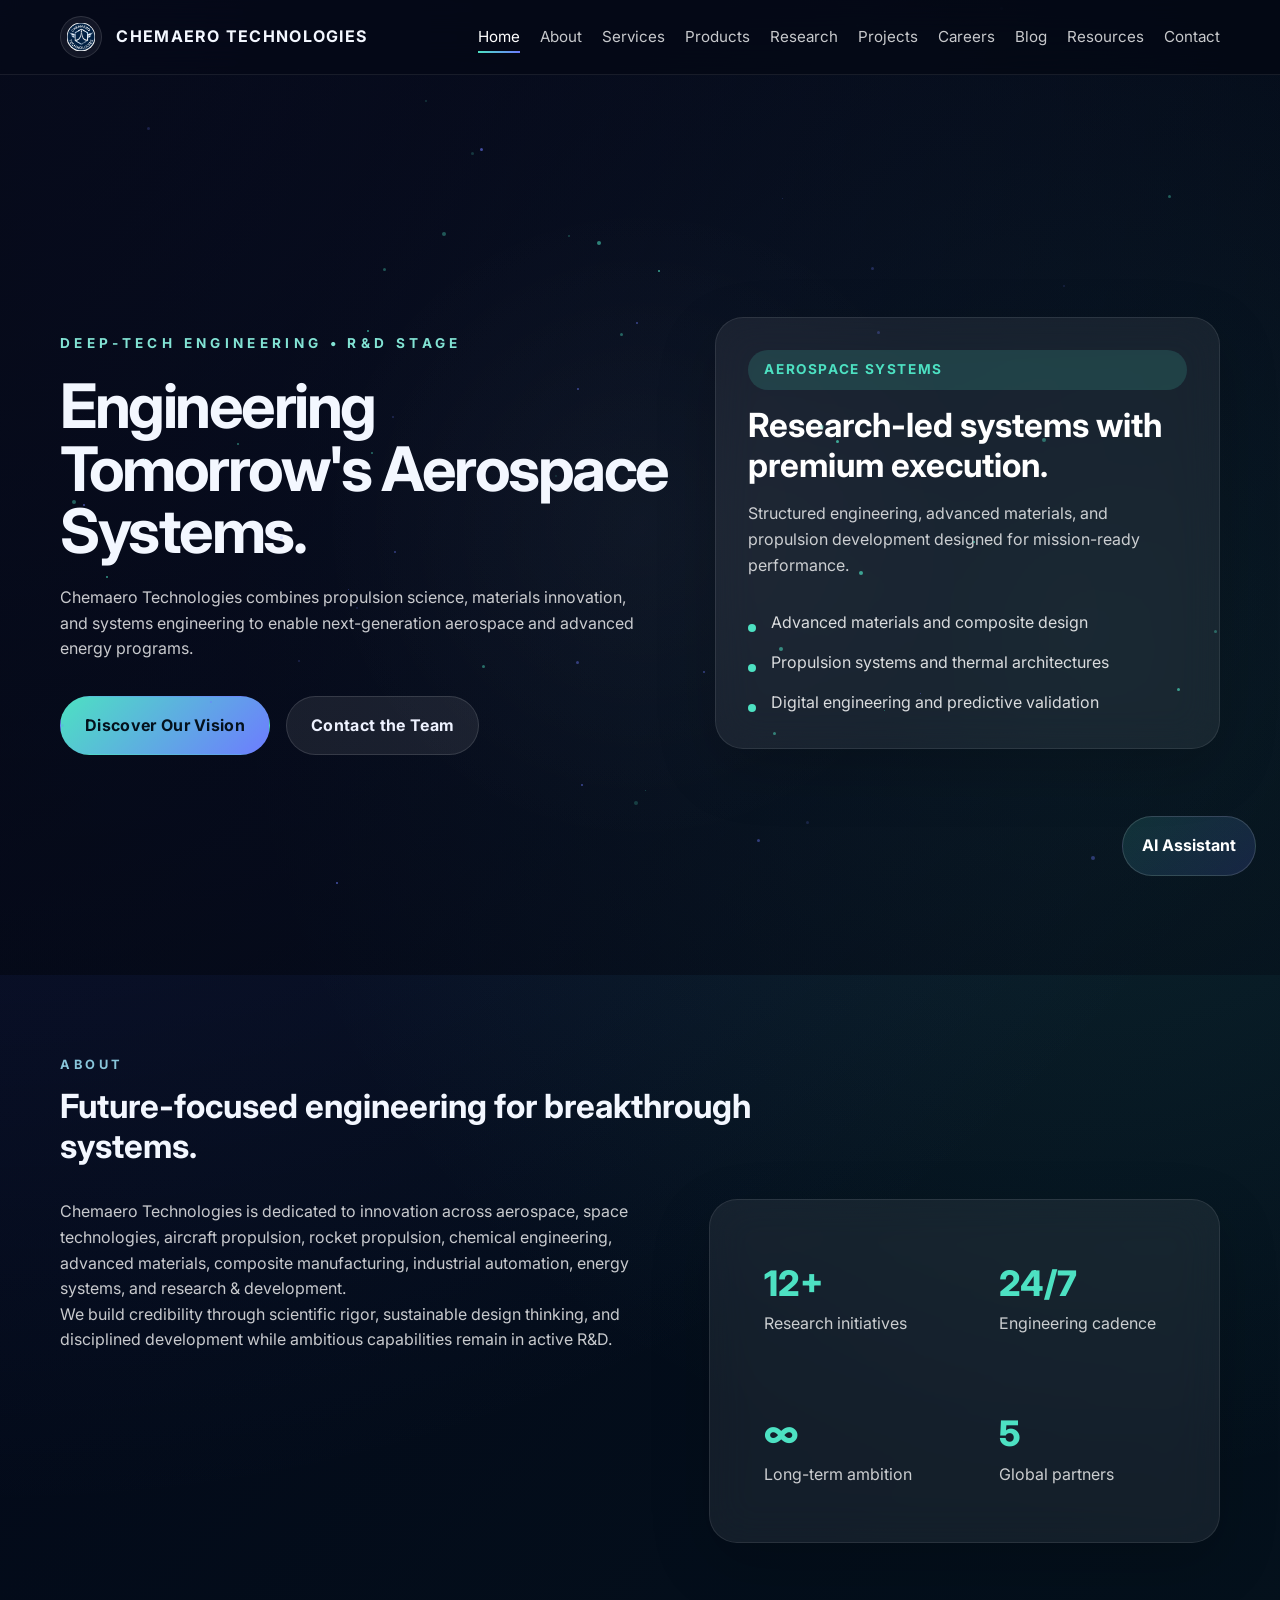
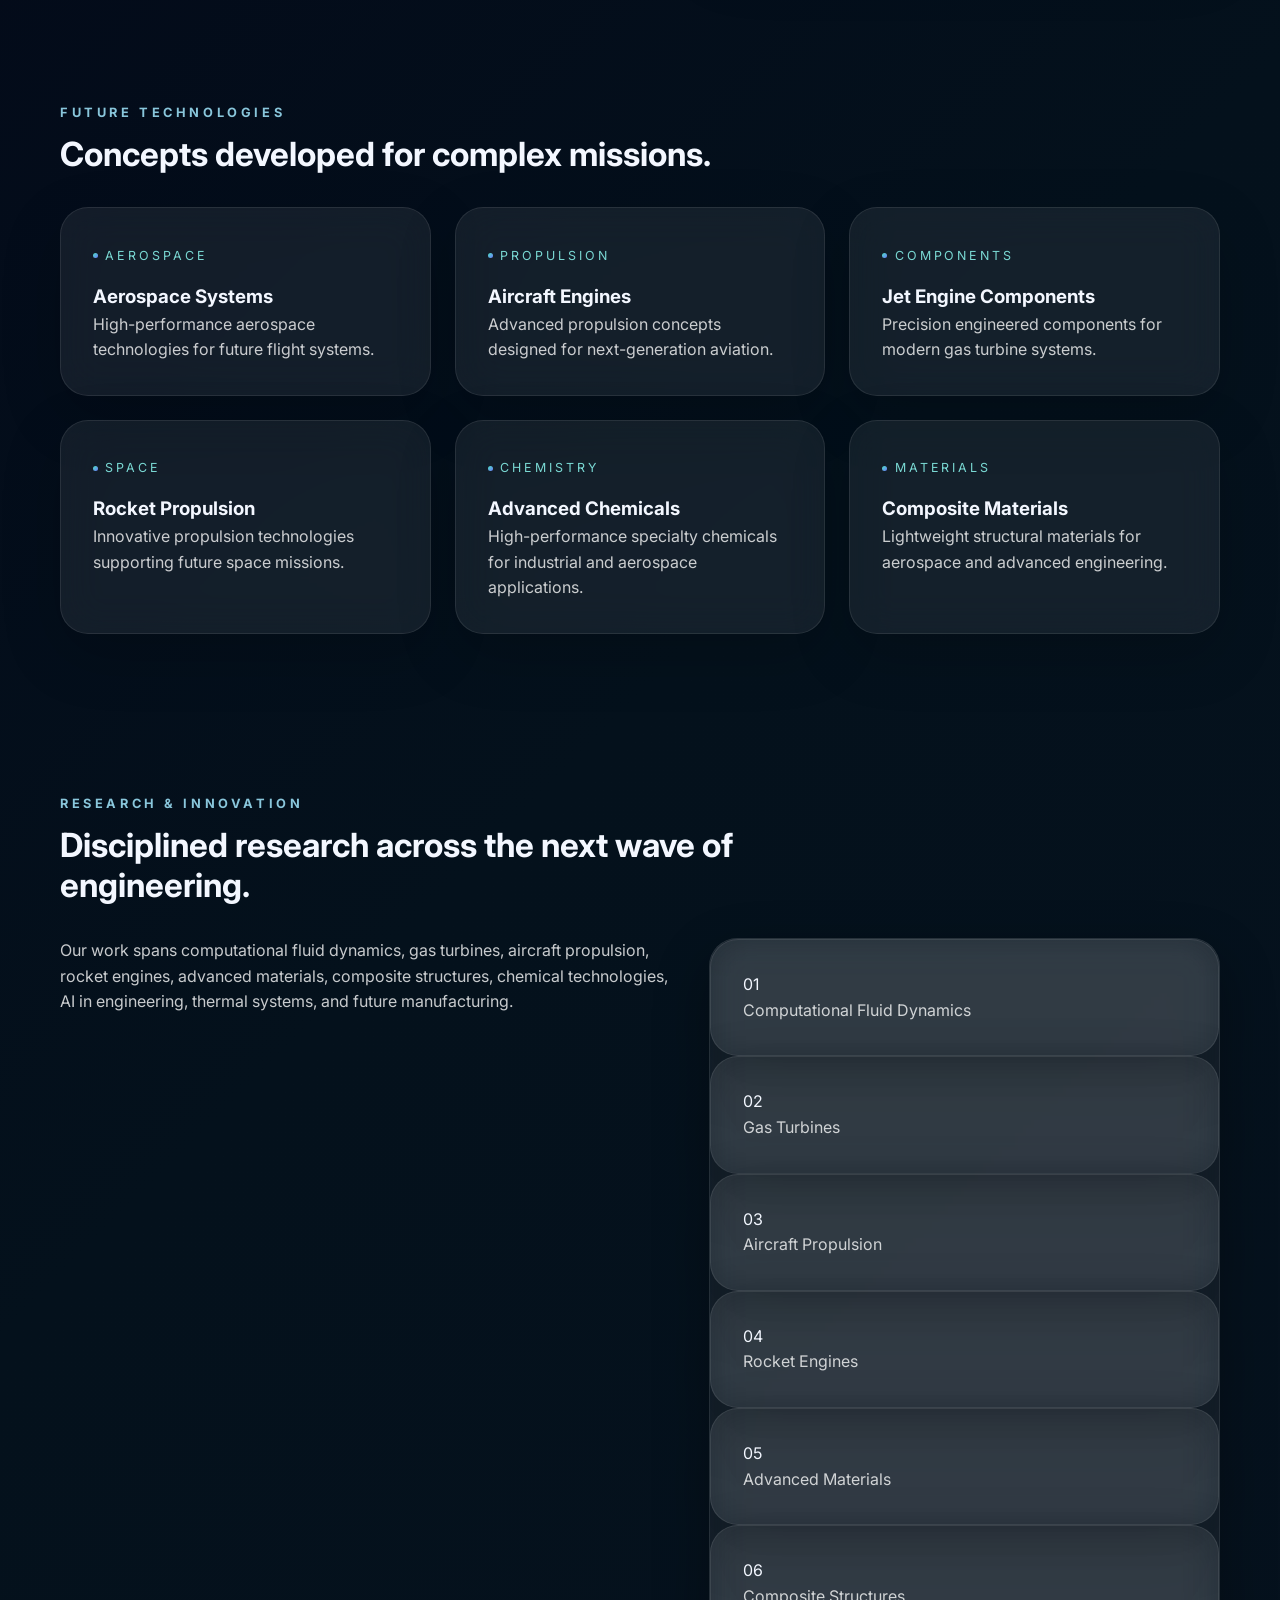
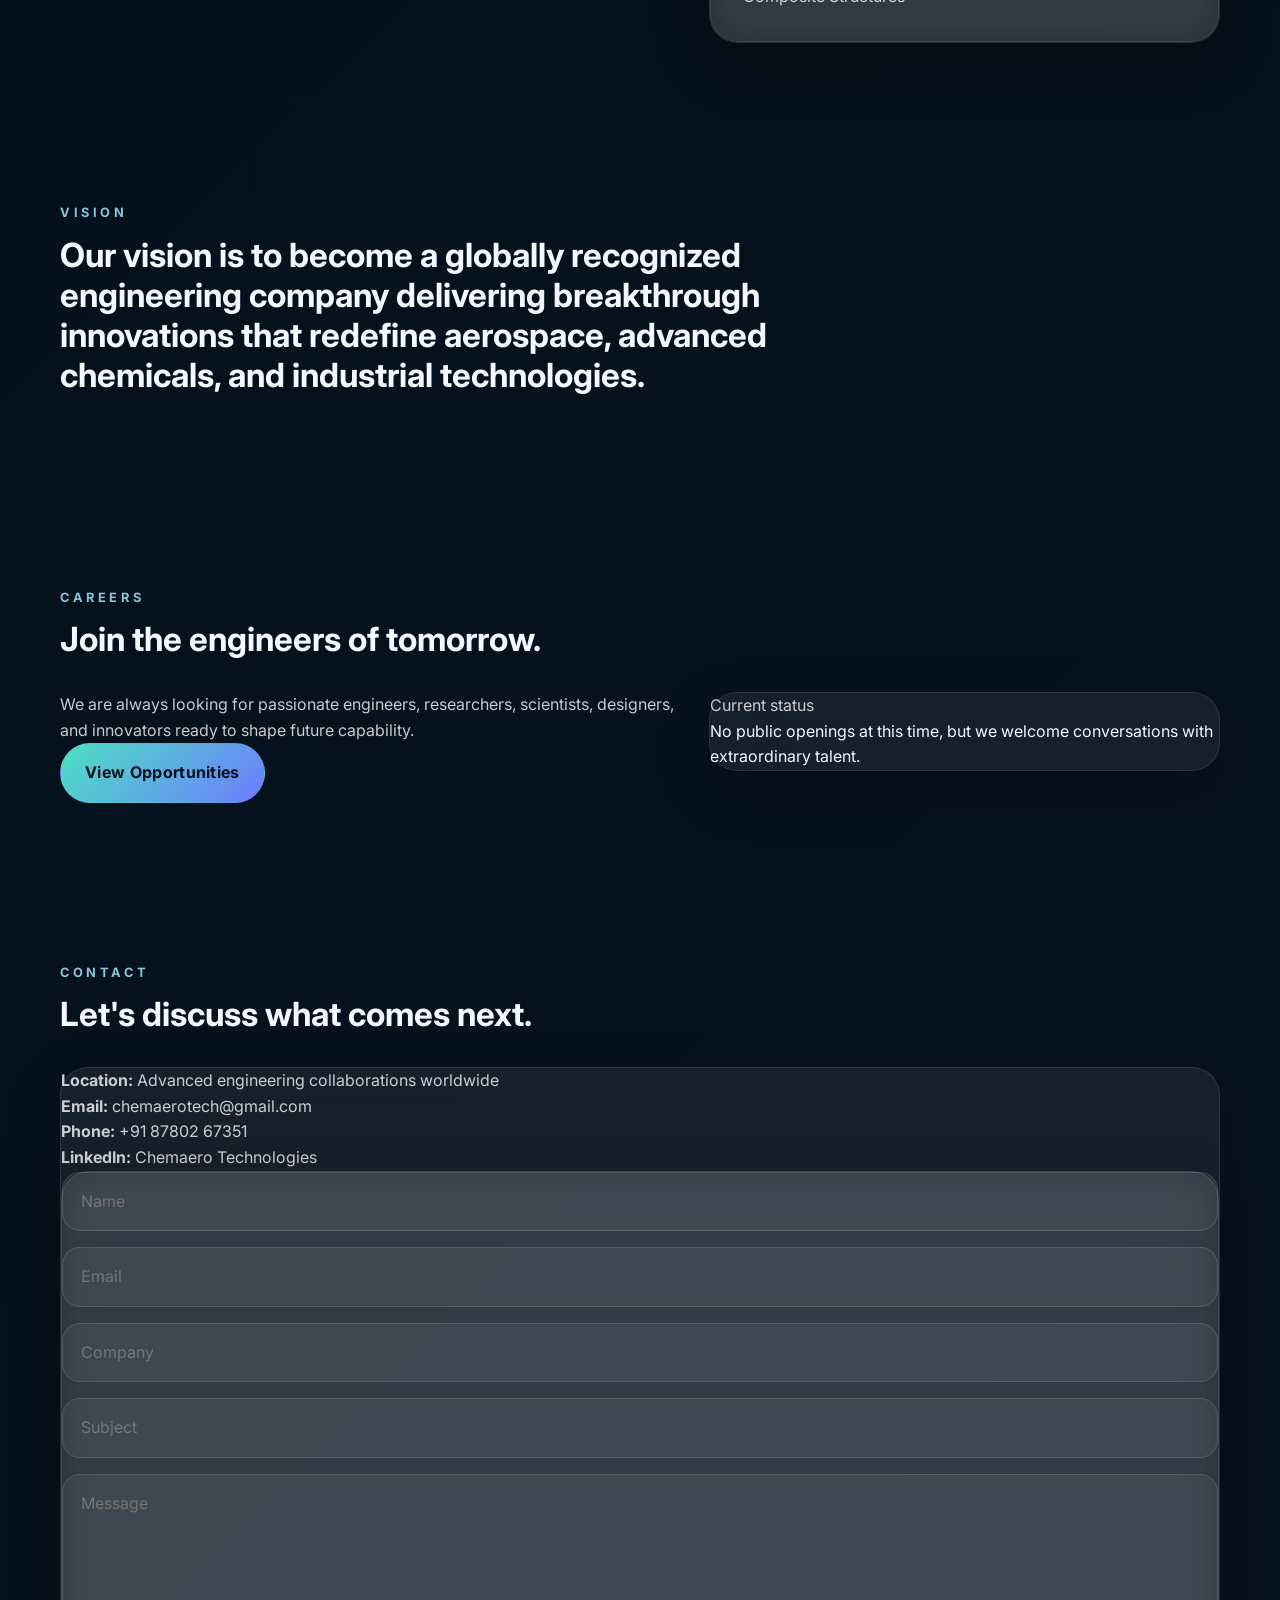
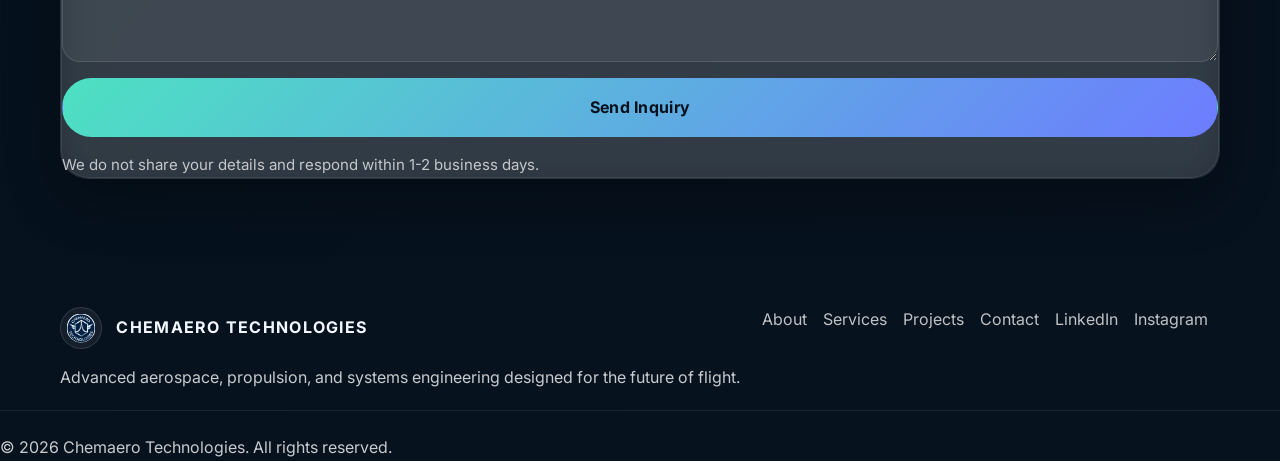
<file: index.html>
<!DOCTYPE html>
<html lang="en">
  <head>
    <meta charset="UTF-8" />
    <meta name="viewport" content="width=device-width, initial-scale=1.0" />
    <title>Chemaero Technologies</title>
    <meta
      name="description"
      content="Chemaero Technologies delivers aerospace propulsion, advanced materials, and systems engineering for the next generation of flight." 
    />
    <meta name="robots" content="index,follow" />
    <link rel="canonical" href="https://www.chemaero.com/index.html" />
    <meta property="og:title" content="Chemaero Technologies" />
    <meta property="og:description" content="Chemaero Technologies delivers aerospace propulsion, advanced materials, and systems engineering for the next generation of flight." />
    <meta property="og:url" content="https://www.chemaero.com/index.html" />
    <meta property="og:type" content="website" />
    <meta property="og:image" content="https://www.chemaero.com/logo.png" />
    <meta name="twitter:card" content="summary_large_image" />
    <link rel="preconnect" href="https://fonts.googleapis.com" />
    <link rel="preconnect" href="https://fonts.gstatic.com" crossorigin />
    <link href="https://fonts.googleapis.com/css2?family=Inter:wght@400;500;600;700;800&display=swap" rel="stylesheet" />
    <link rel="stylesheet" href="styles.css" />
    <script type="application/ld+json">
      {
        "@context": "https://schema.org",
        "@type": "Organization",
        "name": "Chemaero Technologies",
        "url": "https://www.chemaero.com",
        "logo": "https://www.chemaero.com/logo.png",
        "sameAs": [
          "https://www.linkedin.com/company/chemaero-technologies/?viewAsMember=true",
          "https://www.instagram.com/chemaero_technologies?igsh=MndobmZmNmhpYzRj"
        ],
        "contactPoint": [{
          "@type": "ContactPoint",
          "contactType": "customer support",
          "email": "chemaerotech@gmail.com",
          "telephone": "+918780267351"
        }]
      }
    </script>
  </head>
  <body>
    <div class="page-loader" aria-hidden="true">
      <div class="loader-ring"></div>
    </div>
    <div id="particles" aria-hidden="true"></div>

    <header class="site-header" aria-label="Main navigation">
      <div class="container nav-bar">
        <a class="brand" href="index.html">
          <img src="logo.png" alt="Chemaero Technologies logo" loading="lazy" />
          <span>Chemaero Technologies</span>
        </a>
        <button class="nav-toggle" aria-label="Toggle navigation" aria-expanded="false">
          <span></span><span></span><span></span>
        </button>
        <nav class="nav-links" aria-label="Primary navigation">
          <a href="index.html" class="active">Home</a>
          <a href="about.html">About</a>
          <a href="services.html">Services</a>
          <a href="products.html">Products</a>
          <a href="research.html">Research</a>
          <a href="projects.html">Projects</a>
          <a href="careers.html">Careers</a>
          <a href="blog.html">Blog</a>
          <a href="downloads.html">Resources</a>
          <a href="contact.html">Contact</a>
        </nav>
        <button class="theme-toggle" aria-label="Toggle dark mode">Dark</button>
      </div>
    </header>

    <main id="home">
      <section class="hero">
        <div class="container hero-inner">
          <div class="hero-copy">
            <p class="eyebrow">Deep-tech engineering • R&amp;D stage</p>
            <h1>Engineering Tomorrow&apos;s Aerospace Systems.</h1>
            <p>Chemaero Technologies combines propulsion science, materials innovation, and systems engineering to enable next-generation aerospace and advanced energy programs.</p>
            <div class="hero-actions">
              <a class="btn btn-primary" href="about.html">Discover Our Vision</a>
              <a class="btn btn-secondary" href="contact.html">Contact the Team</a>
            </div>
          </div>
          <aside class="hero-media glass" aria-labelledby="hero-panel-heading">
            <span class="media-tag">Aerospace Systems</span>
            <h2 id="hero-panel-heading">Research-led systems with premium execution.</h2>
            <p>Structured engineering, advanced materials, and propulsion development designed for mission-ready performance.</p>
            <ul class="feature-list">
              <li>Advanced materials and composite design</li>
              <li>Propulsion systems and thermal architectures</li>
              <li>Digital engineering and predictive validation</li>
            </ul>
          </aside>
        </div>
      </section>

      <section id="about" class="section">
        <div class="container section-title">
          <p>About</p>
          <h2>Future-focused engineering for breakthrough systems.</h2>
        </div>
        <div class="container split-grid">
          <div>
            <p>Chemaero Technologies is dedicated to innovation across aerospace, space technologies, aircraft propulsion, rocket propulsion, chemical engineering, advanced materials, composite manufacturing, industrial automation, energy systems, and research & development.</p>
            <p>We build credibility through scientific rigor, sustainable design thinking, and disciplined development while ambitious capabilities remain in active R&amp;D.</p>
          </div>
          <div class="glass stats-panel">
            <div class="stat-item"><span>12+</span><p>Research initiatives</p></div>
            <div class="stat-item"><span>24/7</span><p>Engineering cadence</p></div>
            <div class="stat-item"><span>∞</span><p>Long-term ambition</p></div>
            <div class="stat-item"><span>5</span><p>Global partners</p></div>
          </div>
        </div>
      </section>

      <section id="technologies" class="section alt">
        <div class="container section-title">
          <p>Future Technologies</p>
          <h2>Concepts developed for complex missions.</h2>
        </div>
        <div class="container cards-grid">
          <article class="glass card">
            <span class="card-label">Aerospace</span>
            <h3>Aerospace Systems</h3>
            <p>High-performance aerospace technologies for future flight systems.</p>
          </article>
          <article class="glass card">
            <span class="card-label">Propulsion</span>
            <h3>Aircraft Engines</h3>
            <p>Advanced propulsion concepts designed for next-generation aviation.</p>
          </article>
          <article class="glass card">
            <span class="card-label">Components</span>
            <h3>Jet Engine Components</h3>
            <p>Precision engineered components for modern gas turbine systems.</p>
          </article>
          <article class="glass card">
            <span class="card-label">Space</span>
            <h3>Rocket Propulsion</h3>
            <p>Innovative propulsion technologies supporting future space missions.</p>
          </article>
          <article class="glass card">
            <span class="card-label">Chemistry</span>
            <h3>Advanced Chemicals</h3>
            <p>High-performance specialty chemicals for industrial and aerospace applications.</p>
          </article>
          <article class="glass card">
            <span class="card-label">Materials</span>
            <h3>Composite Materials</h3>
            <p>Lightweight structural materials for aerospace and advanced engineering.</p>
          </article>
        </div>
      </section>

      <section id="research" class="section">
        <div class="container section-title">
          <p>Research &amp; Innovation</p>
          <h2>Disciplined research across the next wave of engineering.</h2>
        </div>
        <div class="container split-grid">
          <div>
            <p>Our work spans computational fluid dynamics, gas turbines, aircraft propulsion, rocket engines, advanced materials, composite structures, chemical technologies, AI in engineering, thermal systems, and future manufacturing.</p>
          </div>
          <div class="glass timeline">
            <div class="timeline-card"><span>01</span><p>Computational Fluid Dynamics</p></div>
            <div class="timeline-card"><span>02</span><p>Gas Turbines</p></div>
            <div class="timeline-card"><span>03</span><p>Aircraft Propulsion</p></div>
            <div class="timeline-card"><span>04</span><p>Rocket Engines</p></div>
            <div class="timeline-card"><span>05</span><p>Advanced Materials</p></div>
            <div class="timeline-card"><span>06</span><p>Composite Structures</p></div>
          </div>
        </div>
      </section>

      <section class="section alt">
        <div class="container section-title">
          <p>Vision</p>
          <h2>Our vision is to become a globally recognized engineering company delivering breakthrough innovations that redefine aerospace, advanced chemicals, and industrial technologies.</h2>
        </div>
      </section>

      <section id="careers" class="section">
        <div class="container section-title">
          <p>Careers</p>
          <h2>Join the engineers of tomorrow.</h2>
        </div>
        <div class="container split-grid careers">
          <div>
            <p>We are always looking for passionate engineers, researchers, scientists, designers, and innovators ready to shape future capability.</p>
            <a class="btn btn-primary" href="careers.html">View Opportunities</a>
          </div>
          <div class="mini-card glass">
            <p>Current status</p>
            <span>No public openings at this time, but we welcome conversations with extraordinary talent.</span>
          </div>
        </div>
      </section>

      <section id="contact" class="section alt">
        <div class="container section-title">
          <p>Contact</p>
          <h2>Let&apos;s discuss what comes next.</h2>
        </div>
        <div class="container contact glass">
          <div>
            <p><strong>Location:</strong> Advanced engineering collaborations worldwide</p>
            <p><strong>Email:</strong> <a data-config="email">chemaerotech@gmail.com</a></p>
            <p><strong>Phone:</strong> <a data-config="phone">+91 87802 67351</a></p>
            <p><strong>LinkedIn:</strong> <a data-config="linkedIn" target="_blank" rel="noreferrer noopener">Chemaero Technologies</a></p>
          </div>
          <form class="contact-form" aria-label="Contact form" novalidate>
            <label class="visually-hidden" for="contactName">Name</label>
            <input id="contactName" name="contactName" type="text" placeholder="Name" required />
            <label class="visually-hidden" for="contactEmail">Email</label>
            <input id="contactEmail" name="contactEmail" type="email" placeholder="Email" required />
            <label class="visually-hidden" for="contactCompany">Company</label>
            <input id="contactCompany" name="contactCompany" type="text" placeholder="Company" />
            <label class="visually-hidden" for="contactSubject">Subject</label>
            <input id="contactSubject" name="contactSubject" type="text" placeholder="Subject" />
            <label class="visually-hidden" for="contactMessage">Message</label>
            <textarea id="contactMessage" name="contactMessage" placeholder="Message" rows="6" required></textarea>
            <button class="btn btn-primary" type="submit">Send Inquiry</button>
            <p class="form-note">We do not share your details and respond within 1-2 business days.</p>
          </form>
        </div>
      </section>
    </main>

    <footer class="site-footer">
      <div class="container footer-grid">
        <div>
          <a class="brand footer-brand" href="index.html">
            <img src="logo.png" alt="Chemaero Technologies logo" loading="lazy" />
            <span>Chemaero Technologies</span>
          </a>
          <p>Advanced aerospace, propulsion, and systems engineering designed for the future of flight.</p>
        </div>
        <div class="footer-links">
          <a href="about.html">About</a>
          <a href="services.html">Services</a>
          <a href="projects.html">Projects</a>
          <a href="contact.html">Contact</a>
          <a data-config="linkedIn" target="_blank" rel="noreferrer noopener">LinkedIn</a>
          <a data-config="instagram" target="_blank" rel="noreferrer noopener">Instagram</a>
        </div>
      </div>
      <div class="footer-bottom">
        <p>© 2026 Chemaero Technologies. All rights reserved.</p>
      </div>
    </footer>

    <div class="chat-widget" aria-live="polite" aria-label="AI Assistant">
      <button class="chat-toggle" aria-expanded="false" aria-label="Open AI Assistant">
        <span>AI Assistant</span>
      </button>
      <section class="chat-panel" hidden>
        <div class="chat-header">
          <div>
            <p class="chat-title">CHEMAERO Assistant</p>
            <p class="chat-subtitle">Ask about services, products, research, careers, or contact details.</p>
          </div>
          <button class="chat-close" aria-label="Close chat window">×</button>
        </div>
        <div class="chat-body" role="log" aria-live="polite"></div>
        <div class="chat-suggestions" aria-label="Suggested prompts">
          <button type="button" data-prompt="Tell me about Chemaero services">Tell me about services</button>
          <button type="button" data-prompt="How can I contact your team?">Contact details</button>
          <button type="button" data-prompt="What research areas do you cover?">Research focus</button>
        </div>
        <form class="chat-form" novalidate>
          <label class="visually-hidden" for="chatInput">Message</label>
          <input id="chatInput" name="chatInput" type="text" placeholder="Ask the assistant or say 'talk to an engineer'" autocomplete="off" />
          <button class="btn btn-primary" type="submit">Send</button>
        </form>
        <div class="chat-actions">
          <a class="btn btn-secondary" data-config="whatsapp" target="_blank" rel="noreferrer noopener">Talk to an Engineer</a>
          <button class="btn btn-tertiary" type="button" data-whatsapp="true">Escalate to WhatsApp</button>
        </div>
      </section>
    </div>

    <script src="config.js"></script>
    <script async src="https://www.googletagmanager.com/gtag/js?id=G-XXXXXXXXXX"></script>
    <script>
      window.dataLayer = window.dataLayer || [];
      function gtag(){dataLayer.push(arguments);}
      gtag('js', new Date());
      gtag('config', 'G-XXXXXXXXXX');
    </script>
    <script>
      (function(c,l,a,r,i,t,y){
        c[a]=c[a]||function(){(c[a].q=c[a].q||[]).push(arguments)};
        t=l.createElement(r);t.async=1;t.src='https://www.clarity.ms/tag/'+i;
        y=l.getElementsByTagName(r)[0];y.parentNode.insertBefore(t,y);
      })(window, document, 'clarity', 'script', 'CLARITY_PROJECT_ID');
    </script>
    <script src="script.js"></script>
  </body>
</html>
</file>
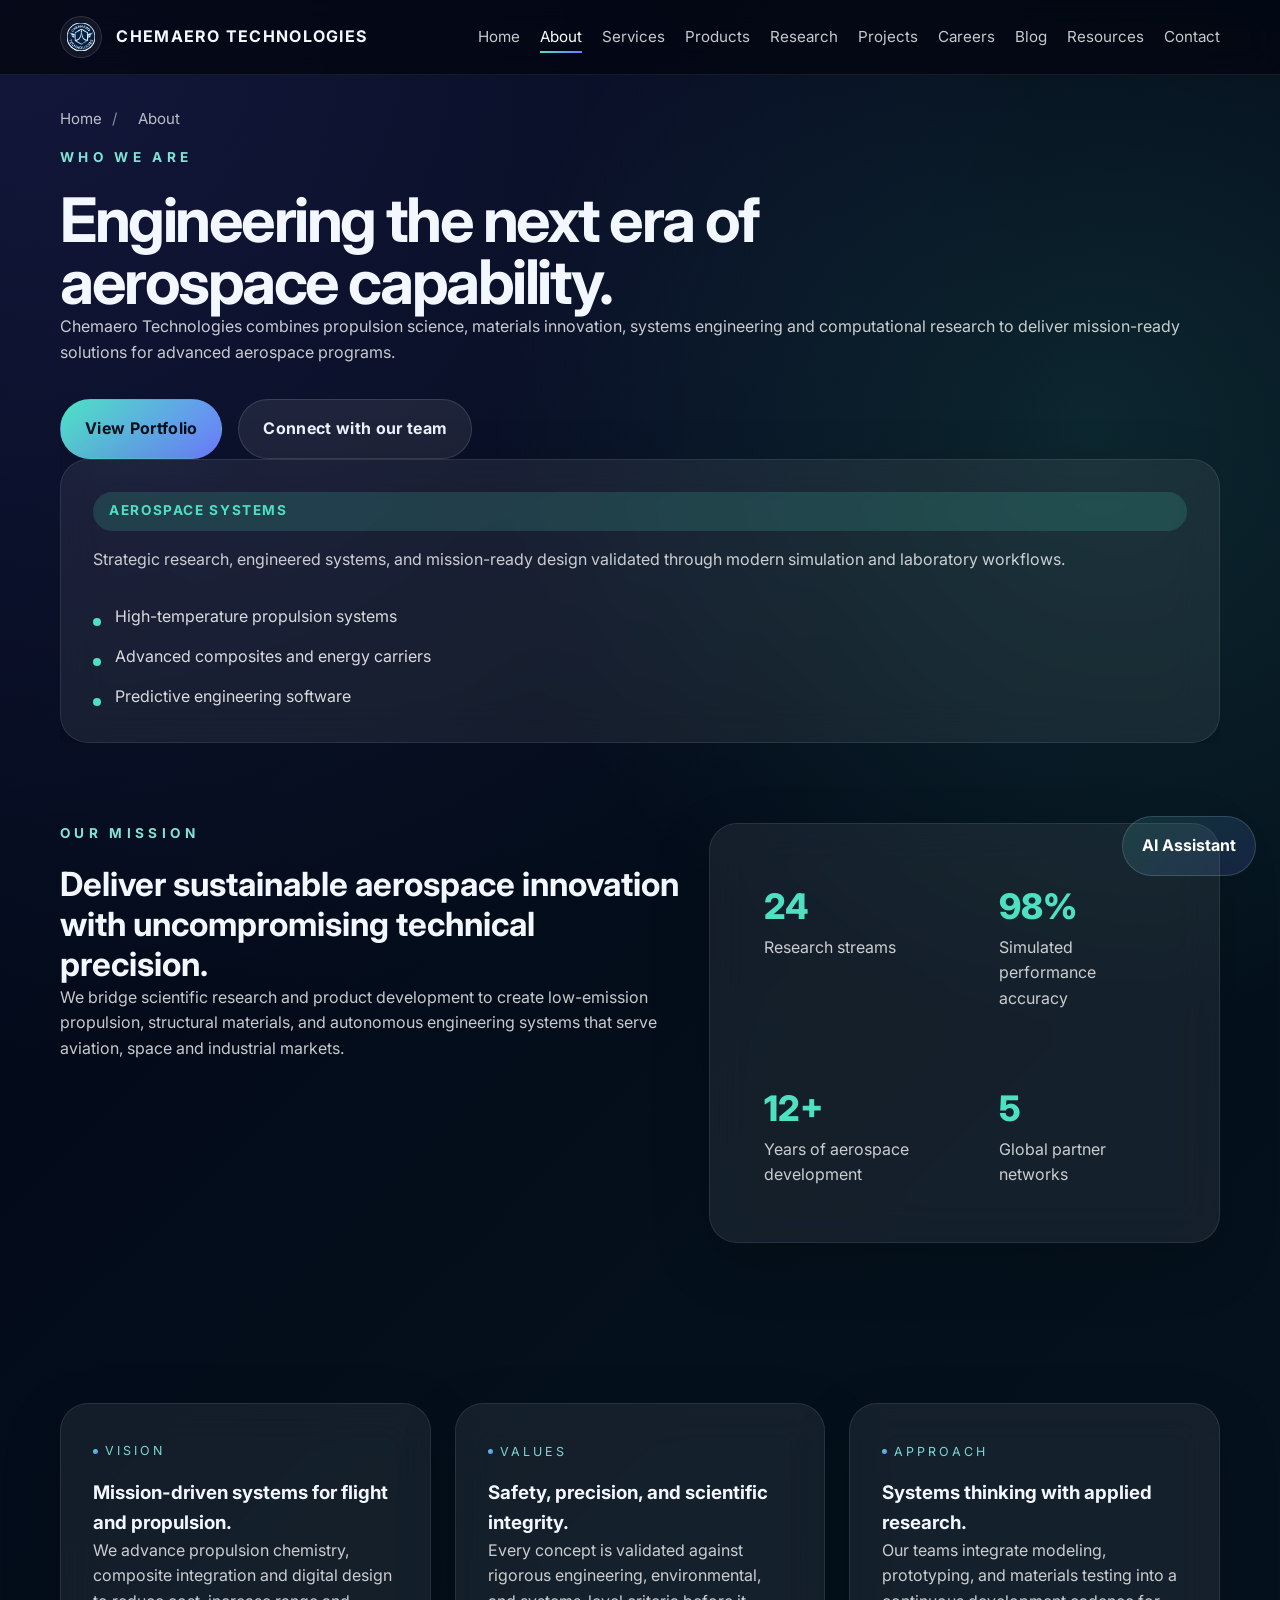
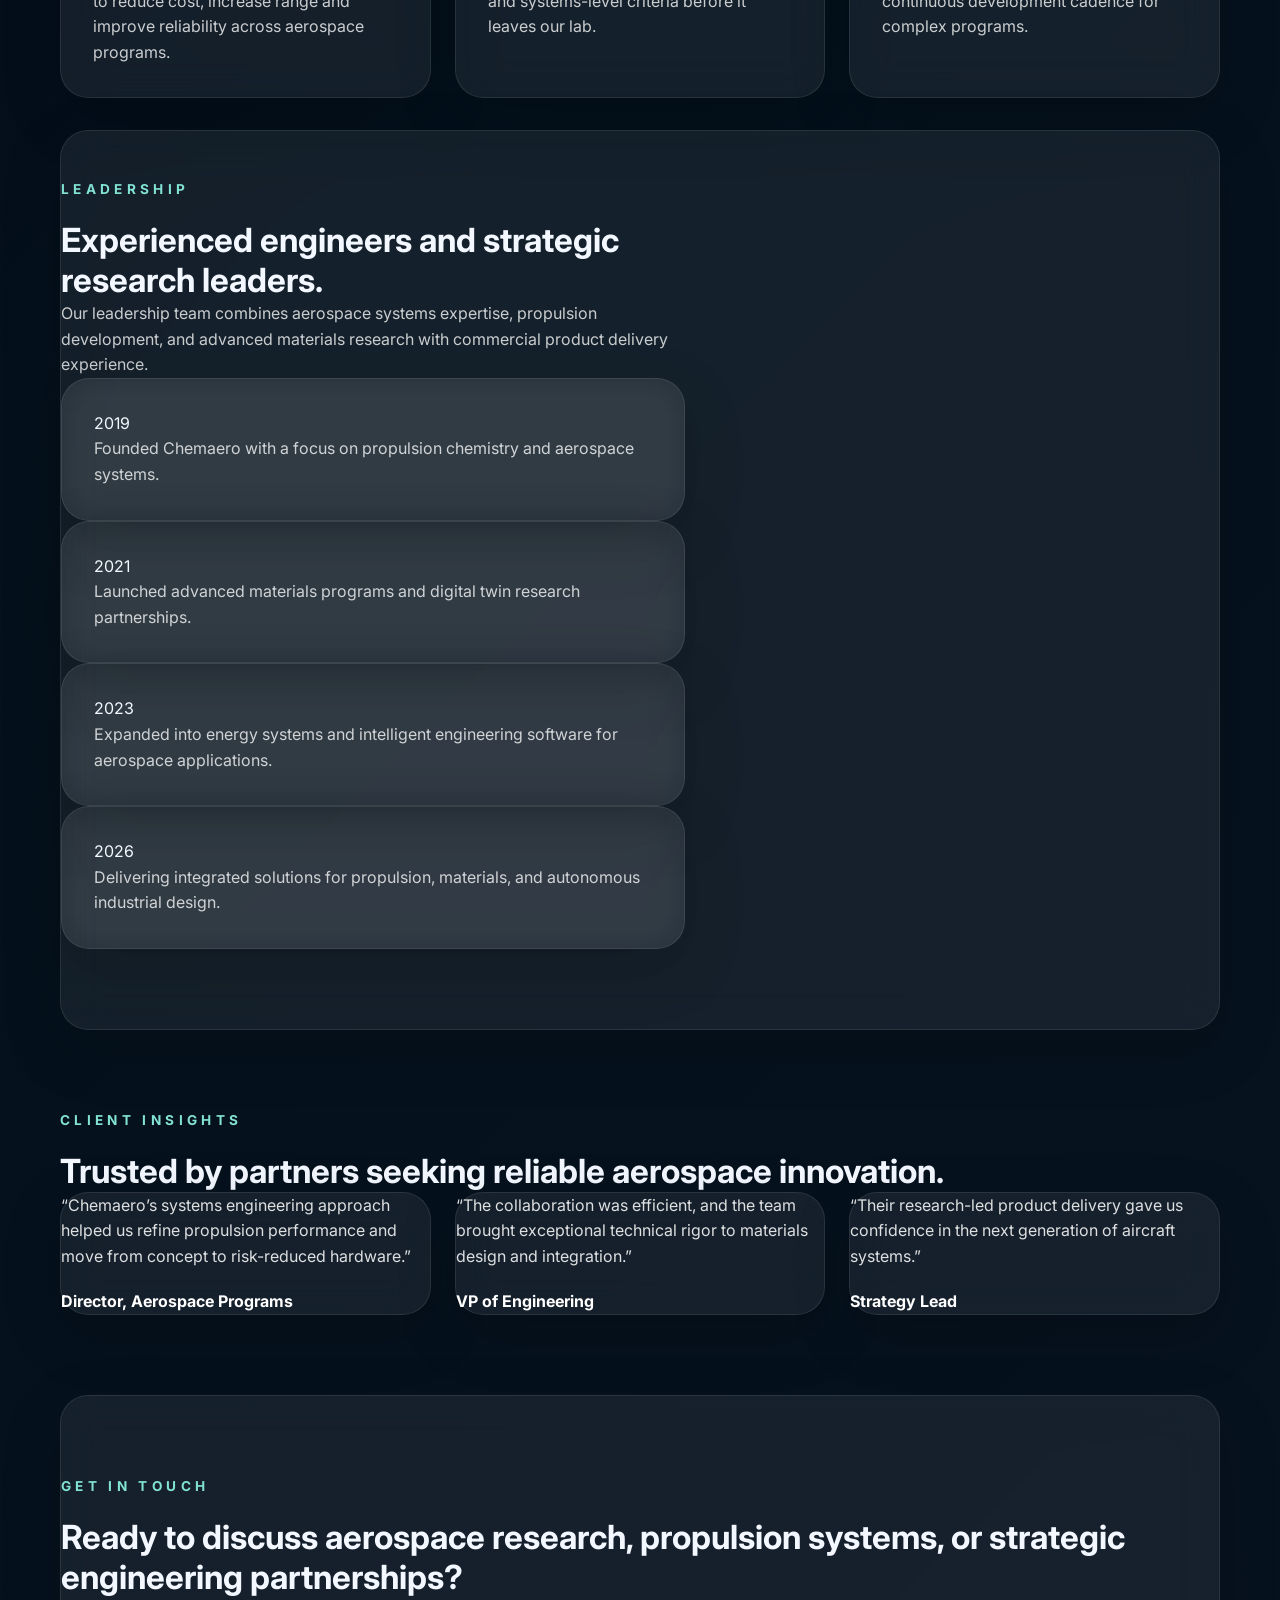
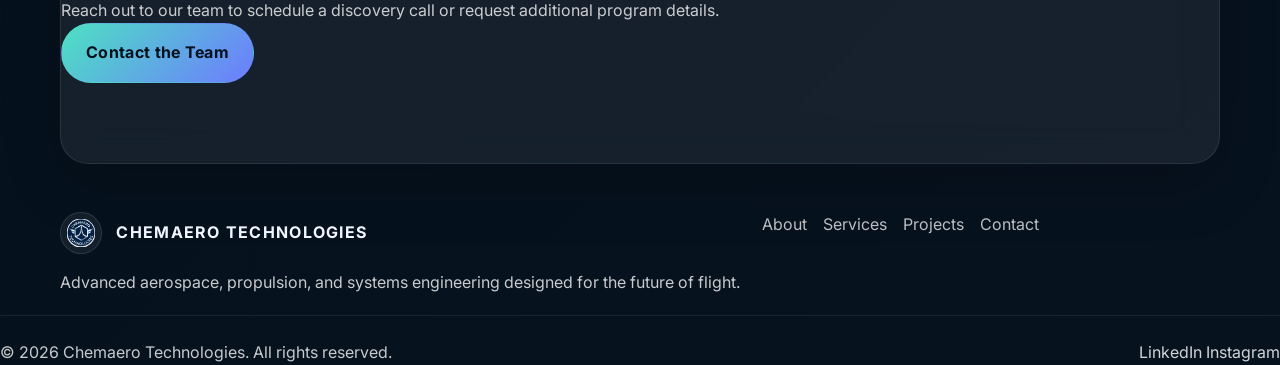
<file: about.html>
<!DOCTYPE html>
<html lang="en">
  <head>
    <meta charset="UTF-8" />
    <meta name="viewport" content="width=device-width, initial-scale=1.0" />
    <title>About | Chemaero Technologies</title>
    <meta
      name="description"
      content="Learn about Chemaero Technologies, our mission, timeline, leadership, and aerospace research approach."
    />
    <meta name="robots" content="index,follow" />
    <link rel="canonical" href="https://www.chemaero.com/about.html" />
    <meta property="og:title" content="About Chemaero Technologies" />
    <meta property="og:description" content="Learn about Chemaero Technologies, our mission, timeline, leadership, and aerospace research approach." />
    <meta property="og:url" content="https://www.chemaero.com/about.html" />
    <meta property="og:type" content="website" />
    <meta property="og:image" content="https://www.chemaero.com/logo.png" />
    <meta name="twitter:card" content="summary_large_image" />
    <link rel="preconnect" href="https://fonts.googleapis.com" />
    <link rel="preconnect" href="https://fonts.gstatic.com" crossorigin />
    <link href="https://fonts.googleapis.com/css2?family=Inter:wght@400;500;600;700;800&display=swap" rel="stylesheet" />
    <link rel="stylesheet" href="styles.css" />
    <script type="application/ld+json">
      {
        "@context": "https://schema.org",
        "@type": "Organization",
        "name": "Chemaero Technologies",
        "url": "https://www.chemaero.com",
        "logo": "https://www.chemaero.com/logo.png",
        "sameAs": [
          "https://www.linkedin.com/company/chemaero-technologies/?viewAsMember=true",
          "https://www.instagram.com/chemaero_technologies?igsh=MndobmZmNmhpYzRj"
        ],
        "contactPoint": [{
          "@type": "ContactPoint",
          "contactType": "customer support",
          "email": "chemaerotech@gmail.com",
          "telephone": "+918780267351"
        }]
      }
    </script>
  </head>
  <body class="page-about">
    <div class="page-loader" aria-hidden="true">
      <div class="loader-ring"></div>
    </div>
    <header class="site-header" aria-label="Main navigation">
      <div class="container nav-bar">
        <a class="brand" href="index.html">
          <img src="logo.png" alt="Chemaero Technologies logo" />
          <span>Chemaero Technologies</span>
        </a>
        <button class="nav-toggle" aria-label="Toggle navigation" aria-expanded="false">
          <span></span><span></span><span></span>
        </button>
        <nav class="nav-links" aria-label="Primary navigation">
          <a href="index.html">Home</a>
          <a href="about.html" class="active">About</a>
          <a href="services.html">Services</a>
          <a href="products.html">Products</a>
          <a href="research.html">Research</a>
          <a href="projects.html">Projects</a>
          <a href="careers.html">Careers</a>
          <a href="blog.html">Blog</a>
          <a href="downloads.html">Resources</a>
          <a href="contact.html">Contact</a>
        </nav>
        <button class="theme-toggle" aria-label="Toggle dark mode">Dark</button>
      </div>
    </header>

    <main class="page-content container">
      <nav class="breadcrumbs" aria-label="Breadcrumb">
        <ol>
          <li><a href="index.html">Home</a></li>
          <li>About</li>
        </ol>
      </nav>

      <section class="hero-panel hero-panel--compact">
        <div>
          <p class="eyebrow">Who we are</p>
          <h1>Engineering the next era of aerospace capability.</h1>
          <p>
            Chemaero Technologies combines propulsion science, materials innovation, systems engineering and computational research to deliver mission-ready solutions for advanced aerospace programs.
          </p>
          <div class="hero-actions">
            <a class="btn btn-primary" href="projects.html">View Portfolio</a>
            <a class="btn btn-secondary" href="contact.html">Connect with our team</a>
          </div>
        </div>
        <div class="hero-media glass">
          <div class="media-tag">Aerospace Systems</div>
          <p>Strategic research, engineered systems, and mission-ready design validated through modern simulation and laboratory workflows.</p>
          <ul class="feature-list">
            <li>High-temperature propulsion systems</li>
            <li>Advanced composites and energy carriers</li>
            <li>Predictive engineering software</li>
          </ul>
        </div>
      </section>

      <section class="section split-grid">
        <div>
          <p class="eyebrow">Our mission</p>
          <h2>Deliver sustainable aerospace innovation with uncompromising technical precision.</h2>
          <p>
            We bridge scientific research and product development to create low-emission propulsion, structural materials, and autonomous engineering systems that serve aviation, space and industrial markets.
          </p>
        </div>
        <div class="stats-panel glass">
          <div class="stat-item">
            <span>24</span>
            <p>Research streams</p>
          </div>
          <div class="stat-item">
            <span>98%</span>
            <p>Simulated performance accuracy</p>
          </div>
          <div class="stat-item">
            <span>12+</span>
            <p>Years of aerospace development</p>
          </div>
          <div class="stat-item">
            <span>5</span>
            <p>Global partner networks</p>
          </div>
        </div>
      </section>

      <section class="section cards-grid">
        <article class="glass card">
          <span class="card-label">Vision</span>
          <h3>Mission-driven systems for flight and propulsion.</h3>
          <p>We advance propulsion chemistry, composite integration and digital design to reduce cost, increase range and improve reliability across aerospace programs.</p>
        </article>
        <article class="glass card">
          <span class="card-label">Values</span>
          <h3>Safety, precision, and scientific integrity.</h3>
          <p>Every concept is validated against rigorous engineering, environmental, and systems-level criteria before it leaves our lab.</p>
        </article>
        <article class="glass card">
          <span class="card-label">Approach</span>
          <h3>Systems thinking with applied research.</h3>
          <p>Our teams integrate modeling, prototyping, and materials testing into a continuous development cadence for complex programs.</p>
        </article>
      </section>

      <section class="section glass section-overlap">
        <div class="section-grid">
          <div>
            <p class="eyebrow">Leadership</p>
            <h2>Experienced engineers and strategic research leaders.</h2>
            <p>Our leadership team combines aerospace systems expertise, propulsion development, and advanced materials research with commercial product delivery experience.</p>
          </div>
          <div class="timeline-list">
            <div class="timeline-card">
              <span>2019</span>
              <p>Founded Chemaero with a focus on propulsion chemistry and aerospace systems.</p>
            </div>
            <div class="timeline-card">
              <span>2021</span>
              <p>Launched advanced materials programs and digital twin research partnerships.</p>
            </div>
            <div class="timeline-card">
              <span>2023</span>
              <p>Expanded into energy systems and intelligent engineering software for aerospace applications.</p>
            </div>
            <div class="timeline-card">
              <span>2026</span>
              <p>Delivering integrated solutions for propulsion, materials, and autonomous industrial design.</p>
            </div>
          </div>
        </div>
      </section>

      <section class="section testimonials-section">
        <p class="eyebrow">Client insights</p>
        <h2>Trusted by partners seeking reliable aerospace innovation.</h2>
        <div class="testimonial-grid">
          <article class="glass testimonial-card">
            <p>“Chemaero’s systems engineering approach helped us refine propulsion performance and move from concept to risk-reduced hardware.”</p>
            <strong>Director, Aerospace Programs</strong>
          </article>
          <article class="glass testimonial-card">
            <p>“The collaboration was efficient, and the team brought exceptional technical rigor to materials design and integration.”</p>
            <strong>VP of Engineering</strong>
          </article>
          <article class="glass testimonial-card">
            <p>“Their research-led product delivery gave us confidence in the next generation of aircraft systems.”</p>
            <strong>Strategy Lead</strong>
          </article>
        </div>
      </section>

      <section class="section callout-panel glass">
        <div>
          <p class="eyebrow">Get in touch</p>
          <h2>Ready to discuss aerospace research, propulsion systems, or strategic engineering partnerships?</h2>
          <p>Reach out to our team to schedule a discovery call or request additional program details.</p>
        </div>
        <a class="btn btn-primary" href="contact.html">Contact the Team</a>
      </section>
    </main>

    <footer class="site-footer">
      <div class="container footer-grid">
        <div>
          <a class="brand footer-brand" href="index.html">
            <img src="logo.png" alt="Chemaero Technologies logo" />
            <span>Chemaero Technologies</span>
          </a>
          <p>Advanced aerospace, propulsion, and systems engineering designed for the future of flight.</p>
        </div>
        <div class="footer-links">
          <a href="about.html">About</a>
          <a href="services.html">Services</a>
          <a href="projects.html">Projects</a>
          <a href="contact.html">Contact</a>
        </div>
      </div>
      <div class="footer-bottom">
        <p>© 2026 Chemaero Technologies. All rights reserved.</p>
        <div class="social-links">
          <a data-config="linkedIn" target="_blank" rel="noreferrer noopener">LinkedIn</a>
          <a data-config="instagram" target="_blank" rel="noreferrer noopener">Instagram</a>
        </div>
      </div>
    </footer>

    <div class="chat-widget" aria-live="polite" aria-label="AI Assistant">
      <button class="chat-toggle" aria-expanded="false" aria-label="Open AI Assistant">
        <span>AI Assistant</span>
      </button>
      <section class="chat-panel" hidden>
        <div class="chat-header">
          <div>
            <p class="chat-title">CHEMAERO Assistant</p>
            <p class="chat-subtitle">Ask about services, projects, careers, or contact details.</p>
          </div>
          <button class="chat-close" aria-label="Close chat window">×</button>
        </div>
        <div class="chat-body" role="log" aria-live="polite"></div>
        <div class="chat-suggestions" aria-label="Suggested prompts">
          <button type="button" data-prompt="Tell me about Chemaero services">Tell me about services</button>
          <button type="button" data-prompt="How can I contact your team?">Contact details</button>
          <button type="button" data-prompt="What research areas do you cover?">Research focus</button>
        </div>
        <form class="chat-form" novalidate>
          <label class="visually-hidden" for="chatInput">Message</label>
          <input id="chatInput" name="chatInput" type="text" placeholder="Ask the assistant or say 'talk to an engineer'" autocomplete="off" />
          <button class="btn btn-primary" type="submit">Send</button>
        </form>
        <div class="chat-actions">
          <a class="btn btn-secondary" data-config="whatsapp" target="_blank" rel="noreferrer noopener">Talk to an Engineer</a>
          <button class="btn btn-tertiary" type="button" data-whatsapp="true">Escalate to WhatsApp</button>
        </div>
      </section>
    </div>

    <script src="config.js"></script>
    <script src="script.js"></script>
  </body>
</html>
</file>
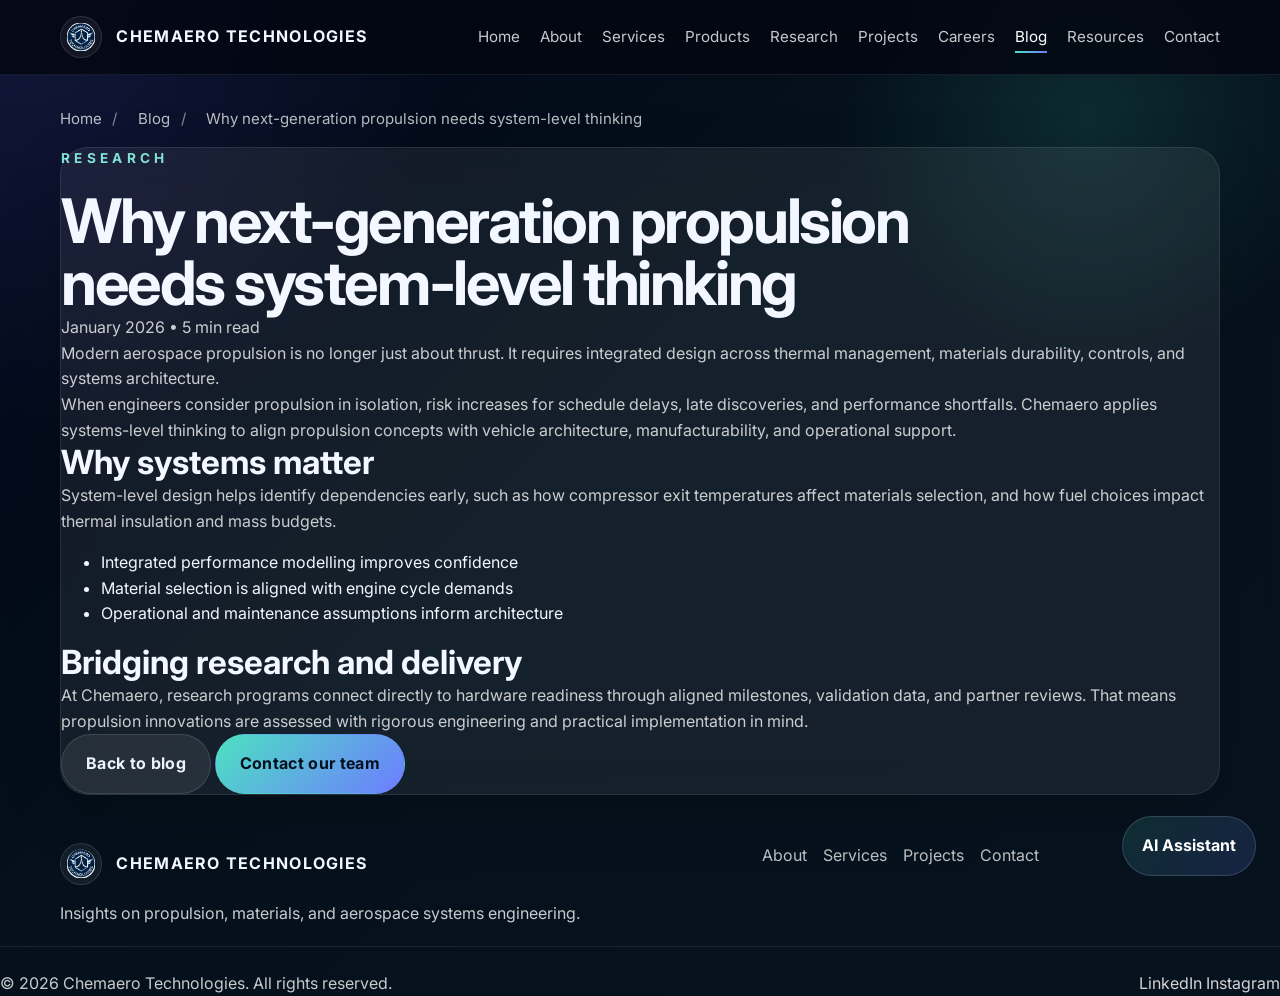
<file: blog-post-future-flight.html>
<!DOCTYPE html>
<html lang="en">
  <head>
    <meta charset="UTF-8" />
    <meta name="viewport" content="width=device-width, initial-scale=1.0" />
    <title>Why next-generation propulsion needs system-level thinking | Chemaero Technologies</title>
    <meta
      name="description"
      content="Explore why next-generation propulsion systems require integrated systems engineering and advanced materials thinking."
    />
    <meta name="robots" content="index,follow" />
    <link rel="canonical" href="https://www.chemaero.com/blog-post-future-flight.html" />
    <meta property="og:title" content="Why next-generation propulsion needs system-level thinking" />
    <meta property="og:description" content="Explore why next-generation propulsion systems require integrated systems engineering and advanced materials thinking." />
    <meta property="og:url" content="https://www.chemaero.com/blog-post-future-flight.html" />
    <meta property="og:type" content="article" />
    <meta property="og:image" content="https://www.chemaero.com/logo.png" />
    <meta name="twitter:card" content="summary_large_image" />
    <link rel="preconnect" href="https://fonts.googleapis.com" />
    <link rel="preconnect" href="https://fonts.gstatic.com" crossorigin />
    <link href="https://fonts.googleapis.com/css2?family=Inter:wght@400;500;600;700;800&display=swap" rel="stylesheet" />
    <link rel="stylesheet" href="styles.css" />
  </head>
  <body class="page-blog-post">
    <div class="page-loader" aria-hidden="true">
      <div class="loader-ring"></div>
    </div>
    <header class="site-header" aria-label="Main navigation">
      <div class="container nav-bar">
        <a class="brand" href="index.html">
          <img src="logo.png" alt="Chemaero Technologies logo" />
          <span>Chemaero Technologies</span>
        </a>
        <button class="nav-toggle" aria-label="Toggle navigation" aria-expanded="false">
          <span></span><span></span><span></span>
        </button>
        <nav class="nav-links" aria-label="Primary navigation">
          <a href="index.html">Home</a>
          <a href="about.html">About</a>
          <a href="services.html">Services</a>
          <a href="products.html">Products</a>
          <a href="research.html">Research</a>
          <a href="projects.html">Projects</a>
          <a href="careers.html">Careers</a>
          <a href="blog.html" class="active">Blog</a>
          <a href="downloads.html">Resources</a>
          <a href="contact.html">Contact</a>
        </nav>
        <button class="theme-toggle" aria-label="Toggle dark mode">Dark</button>
      </div>
    </header>

    <main class="page-content container article-page">
      <nav class="breadcrumbs" aria-label="Breadcrumb">
        <ol>
          <li><a href="index.html">Home</a></li>
          <li><a href="blog.html">Blog</a></li>
          <li>Why next-generation propulsion needs system-level thinking</li>
        </ol>
      </nav>

      <article class="glass article-card">
        <header class="article-header">
          <p class="eyebrow">Research</p>
          <h1>Why next-generation propulsion needs system-level thinking</h1>
          <p class="meta">January 2026 • 5 min read</p>
        </header>
        <section>
          <p>Modern aerospace propulsion is no longer just about thrust. It requires integrated design across thermal management, materials durability, controls, and systems architecture.</p>
          <p>When engineers consider propulsion in isolation, risk increases for schedule delays, late discoveries, and performance shortfalls. Chemaero applies systems-level thinking to align propulsion concepts with vehicle architecture, manufacturability, and operational support.</p>
        </section>
        <section>
          <h2>Why systems matter</h2>
          <p>System-level design helps identify dependencies early, such as how compressor exit temperatures affect materials selection, and how fuel choices impact thermal insulation and mass budgets.</p>
          <ul>
            <li>Integrated performance modelling improves confidence</li>
            <li>Material selection is aligned with engine cycle demands</li>
            <li>Operational and maintenance assumptions inform architecture</li>
          </ul>
        </section>
        <section>
          <h2>Bridging research and delivery</h2>
          <p>At Chemaero, research programs connect directly to hardware readiness through aligned milestones, validation data, and partner reviews. That means propulsion innovations are assessed with rigorous engineering and practical implementation in mind.</p>
        </section>
        <footer class="article-footer">
          <a class="btn btn-secondary" href="blog.html">Back to blog</a>
          <a class="btn btn-primary" href="contact.html">Contact our team</a>
        </footer>
      </article>
    </main>

    <footer class="site-footer">
      <div class="container footer-grid">
        <div>
          <a class="brand footer-brand" href="index.html">
            <img src="logo.png" alt="Chemaero Technologies logo" />
            <span>Chemaero Technologies</span>
          </a>
          <p>Insights on propulsion, materials, and aerospace systems engineering.</p>
        </div>
        <div class="footer-links">
          <a href="about.html">About</a>
          <a href="services.html">Services</a>
          <a href="projects.html">Projects</a>
          <a href="contact.html">Contact</a>
        </div>
      </div>
      <div class="footer-bottom">
        <p>© 2026 Chemaero Technologies. All rights reserved.</p>
        <div class="social-links">
          <a data-config="linkedIn" target="_blank" rel="noreferrer noopener">LinkedIn</a>
          <a data-config="instagram" target="_blank" rel="noreferrer noopener">Instagram</a>
        </div>
      </div>
    </footer>

    <div class="chat-widget" aria-live="polite" aria-label="AI Assistant">
      <button class="chat-toggle" aria-expanded="false" aria-label="Open AI Assistant">
        <span>AI Assistant</span>
      </button>
      <section class="chat-panel" hidden>
        <div class="chat-header">
          <div>
            <p class="chat-title">CHEMAERO Assistant</p>
            <p class="chat-subtitle">Ask about services, products, research, careers, or contact details.</p>
          </div>
          <button class="chat-close" aria-label="Close chat window">×</button>
        </div>
        <div class="chat-body" role="log" aria-live="polite"></div>
        <div class="chat-suggestions" aria-label="Suggested prompts">
          <button type="button" data-prompt="Tell me about this article topic">Article topic</button>
          <button type="button" data-prompt="What other blog posts are available?">Other posts</button>
          <button type="button" data-prompt="How can I collaborate with your research team?">Research collaboration</button>
        </div>
        <form class="chat-form" novalidate>
          <label class="visually-hidden" for="chatInput">Message</label>
          <input id="chatInput" name="chatInput" type="text" placeholder="Ask the assistant or request human support" autocomplete="off" />
          <button class="btn btn-primary" type="submit">Send</button>
        </form>
        <div class="chat-actions">
          <a class="btn btn-secondary" data-config="whatsapp" target="_blank" rel="noreferrer noopener">Talk to an Engineer</a>
          <button class="btn btn-tertiary" type="button" data-whatsapp="true">Escalate to WhatsApp</button>
        </div>
      </section>
    </div>

    <script src="config.js"></script>
    <script src="script.js"></script>
  </body>
</html>
</file>
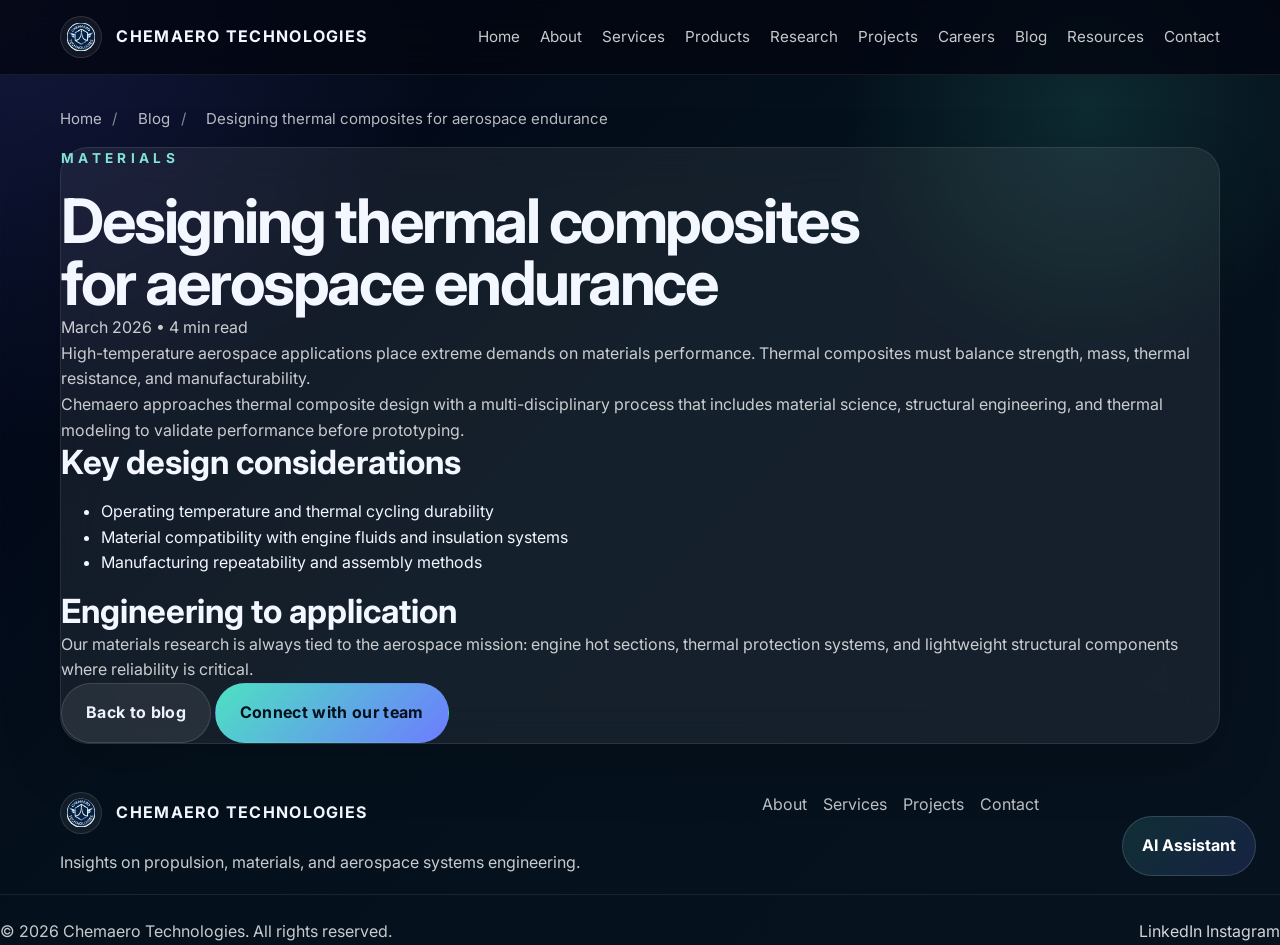
<file: blog-post-propulsion-systems.html>
<!DOCTYPE html>
<html lang="en">
  <head>
    <meta charset="UTF-8" />
    <meta name="viewport" content="width=device-width, initial-scale=1.0" />
    <title>Designing thermal composites for aerospace endurance | Chemaero Technologies</title>
    <meta
      name="description"
      content="Learn how Chemaero Technologies designs thermal composite systems for aerospace endurance and high-temperature environments."
    />
    <meta name="robots" content="index,follow" />
    <link rel="canonical" href="https://www.chemaero.com/blog-post-propulsion-systems.html" />
    <meta property="og:title" content="Designing thermal composites for aerospace endurance" />
    <meta property="og:description" content="Learn how Chemaero Technologies designs thermal composite systems for aerospace endurance and high-temperature environments." />
    <meta property="og:url" content="https://www.chemaero.com/blog-post-propulsion-systems.html" />
    <meta property="og:type" content="article" />
    <meta property="og:image" content="https://www.chemaero.com/logo.png" />
    <meta name="twitter:card" content="summary_large_image" />
    <link rel="preconnect" href="https://fonts.googleapis.com" />
    <link rel="preconnect" href="https://fonts.gstatic.com" crossorigin />
    <link href="https://fonts.googleapis.com/css2?family=Inter:wght@400;500;600;700;800&display=swap" rel="stylesheet" />
    <link rel="stylesheet" href="styles.css" />
  </head>
  <body class="page-blog-post">
    <div class="page-loader" aria-hidden="true">
      <div class="loader-ring"></div>
    </div>
    <header class="site-header" aria-label="Main navigation">
      <div class="container nav-bar">
        <a class="brand" href="index.html">
          <img src="logo.png" alt="Chemaero Technologies logo" loading="lazy" />
          <span>Chemaero Technologies</span>
        </a>
        <button class="nav-toggle" aria-label="Toggle navigation" aria-expanded="false">
          <span></span><span></span><span></span>
        </button>
        <nav class="nav-links" aria-label="Primary navigation">
          <a href="index.html">Home</a>
          <a href="about.html">About</a>
          <a href="services.html">Services</a>
          <a href="products.html">Products</a>
          <a href="research.html">Research</a>
          <a href="projects.html">Projects</a>
          <a href="careers.html">Careers</a>
          <a href="blog.html">Blog</a>
          <a href="downloads.html">Resources</a>
          <a href="contact.html">Contact</a>
        </nav>
        <button class="theme-toggle" aria-label="Toggle dark mode">Dark</button>
      </div>
    </header>

    <main class="page-content container article-page">
      <nav class="breadcrumbs" aria-label="Breadcrumb">
        <ol>
          <li><a href="index.html">Home</a></li>
          <li><a href="blog.html">Blog</a></li>
          <li>Designing thermal composites for aerospace endurance</li>
        </ol>
      </nav>

      <article class="glass article-card">
        <header class="article-header">
          <p class="eyebrow">Materials</p>
          <h1>Designing thermal composites for aerospace endurance</h1>
          <p class="meta">March 2026 • 4 min read</p>
        </header>
        <section>
          <p>High-temperature aerospace applications place extreme demands on materials performance. Thermal composites must balance strength, mass, thermal resistance, and manufacturability.</p>
          <p>Chemaero approaches thermal composite design with a multi-disciplinary process that includes material science, structural engineering, and thermal modeling to validate performance before prototyping.</p>
        </section>
        <section>
          <h2>Key design considerations</h2>
          <ul>
            <li>Operating temperature and thermal cycling durability</li>
            <li>Material compatibility with engine fluids and insulation systems</li>
            <li>Manufacturing repeatability and assembly methods</li>
          </ul>
        </section>
        <section>
          <h2>Engineering to application</h2>
          <p>Our materials research is always tied to the aerospace mission: engine hot sections, thermal protection systems, and lightweight structural components where reliability is critical.</p>
        </section>
        <footer class="article-footer">
          <a class="btn btn-secondary" href="blog.html">Back to blog</a>
          <a class="btn btn-primary" href="contact.html">Connect with our team</a>
        </footer>
      </article>
    </main>

    <footer class="site-footer">
      <div class="container footer-grid">
        <div>
          <a class="brand footer-brand" href="index.html">
            <img src="logo.png" alt="Chemaero Technologies logo" loading="lazy" />
            <span>Chemaero Technologies</span>
          </a>
          <p>Insights on propulsion, materials, and aerospace systems engineering.</p>
        </div>
        <div class="footer-links">
          <a href="about.html">About</a>
          <a href="services.html">Services</a>
          <a href="projects.html">Projects</a>
          <a href="contact.html">Contact</a>
        </div>
      </div>
      <div class="footer-bottom">
        <p>© 2026 Chemaero Technologies. All rights reserved.</p>
        <div class="social-links">
          <a data-config="linkedIn" target="_blank" rel="noreferrer noopener">LinkedIn</a>
          <a data-config="instagram" target="_blank" rel="noreferrer noopener">Instagram</a>
        </div>
      </div>
    </footer>

    <div class="chat-widget" aria-live="polite" aria-label="AI Assistant">
      <button class="chat-toggle" aria-expanded="false" aria-label="Open AI Assistant">
        <span>AI Assistant</span>
      </button>
      <section class="chat-panel" hidden>
        <div class="chat-header">
          <div>
            <p class="chat-title">CHEMAERO Assistant</p>
            <p class="chat-subtitle">Ask about services, products, research, careers, or contact details.</p>
          </div>
          <button class="chat-close" aria-label="Close chat window">×</button>
        </div>
        <div class="chat-body" role="log" aria-live="polite"></div>
        <div class="chat-suggestions" aria-label="Suggested prompts">
          <button type="button" data-prompt="Tell me about thermal composites">Thermal composites</button>
          <button type="button" data-prompt="How can I contact your team?">Contact details</button>
          <button type="button" data-prompt="What other materials posts are there?">Materials posts</button>
        </div>
        <form class="chat-form" novalidate>
          <label class="visually-hidden" for="chatInput">Message</label>
          <input id="chatInput" name="chatInput" type="text" placeholder="Ask the assistant or request human support" autocomplete="off" />
          <button class="btn btn-primary" type="submit">Send</button>
        </form>
        <div class="chat-actions">
          <a class="btn btn-secondary" data-config="whatsapp" target="_blank" rel="noreferrer noopener">Talk to an Engineer</a>
          <button class="btn btn-tertiary" type="button" data-whatsapp="true">Escalate to WhatsApp</button>
        </div>
      </section>
    </div>

    <script src="config.js"></script>
    <script src="script.js"></script>
  </body>
</html>
</file>
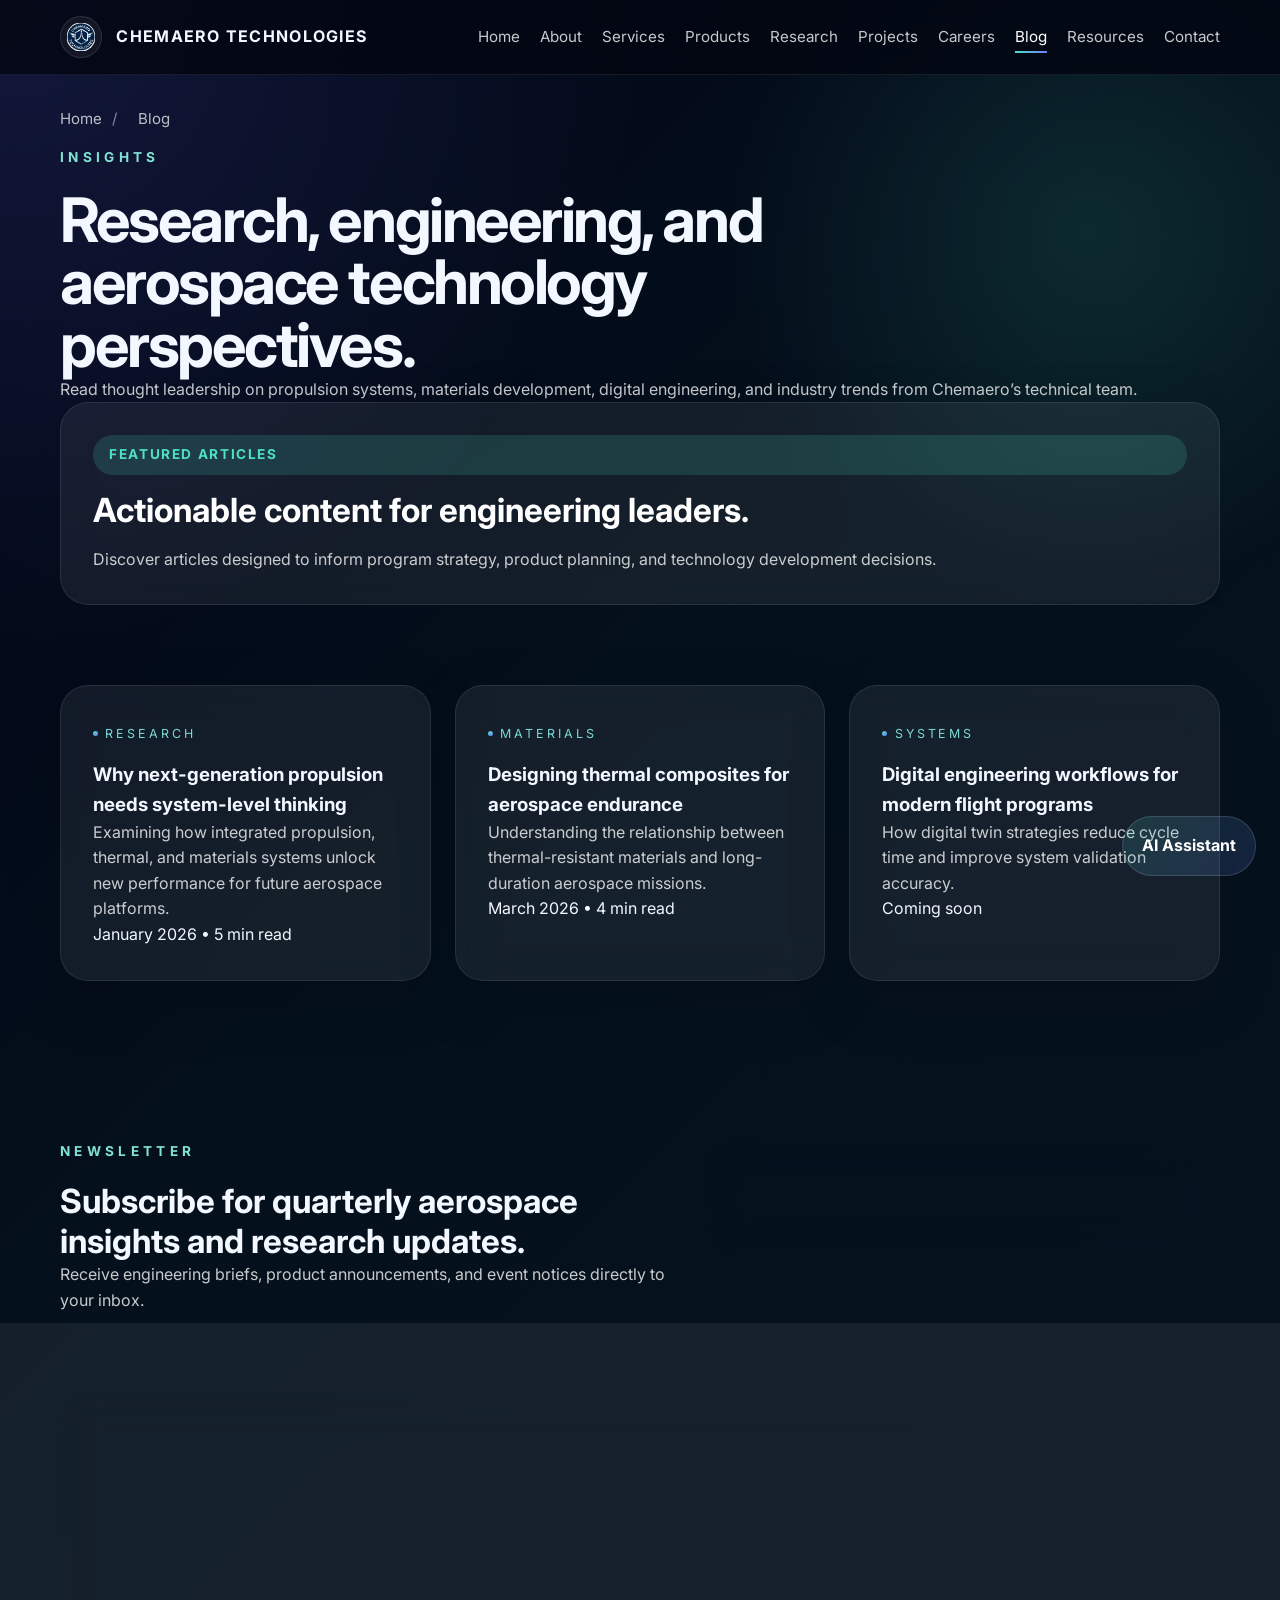
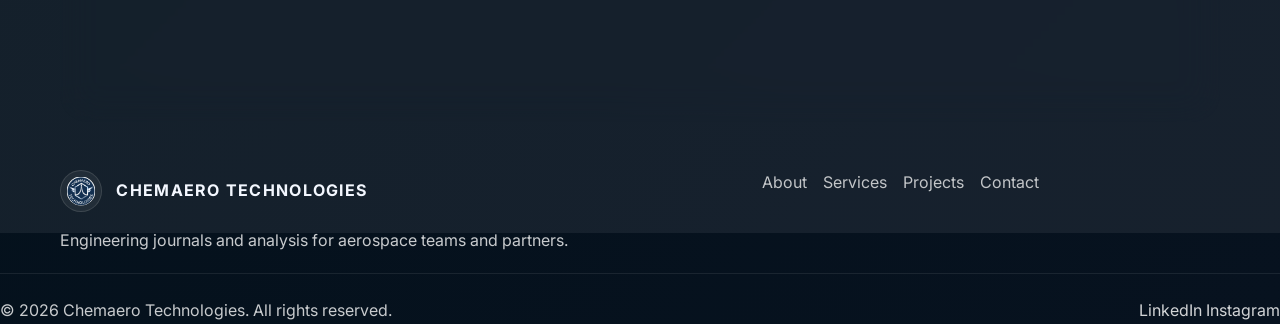
<file: blog.html>
<!DOCTYPE html>
<html lang="en">
  <head>
    <meta charset="UTF-8" />
    <meta name="viewport" content="width=device-width, initial-scale=1.0" />
    <title>Blog | Chemaero Technologies</title>
    <meta
      name="description"
      content="Read Chemaero Technologies insights on aerospace propulsion, materials innovation, digital engineering, and research trends."
    />
    <meta name="robots" content="index,follow" />
    <link rel="canonical" href="https://www.chemaero.com/blog.html" />
    <meta property="og:title" content="Blog | Chemaero Technologies" />
    <meta property="og:description" content="Read Chemaero Technologies insights on aerospace propulsion, materials innovation, digital engineering, and research trends." />
    <meta property="og:url" content="https://www.chemaero.com/blog.html" />
    <meta property="og:type" content="website" />
    <meta property="og:image" content="https://www.chemaero.com/logo.png" />
    <meta name="twitter:card" content="summary_large_image" />
    <link rel="preconnect" href="https://fonts.googleapis.com" />
    <link rel="preconnect" href="https://fonts.gstatic.com" crossorigin />
    <link href="https://fonts.googleapis.com/css2?family=Inter:wght@400;500;600;700;800&display=swap" rel="stylesheet" />
    <link rel="stylesheet" href="styles.css" />
  </head>
  <body class="page-blog">
    <div class="page-loader" aria-hidden="true">
      <div class="loader-ring"></div>
    </div>
    <header class="site-header" aria-label="Main navigation">
      <div class="container nav-bar">
        <a class="brand" href="index.html">
          <img src="logo.png" alt="Chemaero Technologies logo" />
          <span>Chemaero Technologies</span>
        </a>
        <button class="nav-toggle" aria-label="Toggle navigation" aria-expanded="false">
          <span></span><span></span><span></span>
        </button>
        <nav class="nav-links" aria-label="Primary navigation">
          <a href="index.html">Home</a>
          <a href="about.html">About</a>
          <a href="services.html">Services</a>
          <a href="products.html">Products</a>
          <a href="research.html">Research</a>
          <a href="projects.html">Projects</a>
          <a href="careers.html">Careers</a>
          <a href="blog.html" class="active">Blog</a>
          <a href="downloads.html">Resources</a>
          <a href="contact.html">Contact</a>
        </nav>
        <button class="theme-toggle" aria-label="Toggle dark mode">Dark</button>
      </div>
    </header>

    <main class="page-content container">
      <nav class="breadcrumbs" aria-label="Breadcrumb">
        <ol>
          <li><a href="index.html">Home</a></li>
          <li>Blog</li>
        </ol>
      </nav>

      <section class="hero-panel hero-panel--compact">
        <div>
          <p class="eyebrow">Insights</p>
          <h1>Research, engineering, and aerospace technology perspectives.</h1>
          <p>Read thought leadership on propulsion systems, materials development, digital engineering, and industry trends from Chemaero’s technical team.</p>
        </div>
        <div class="hero-media glass">
          <div class="media-tag">Featured articles</div>
          <h2>Actionable content for engineering leaders.</h2>
          <p>Discover articles designed to inform program strategy, product planning, and technology development decisions.</p>
        </div>
      </section>

      <section class="section cards-grid">
        <article class="glass blog-card">
          <span class="card-label">Research</span>
          <h3><a href="blog-post-future-flight.html">Why next-generation propulsion needs system-level thinking</a></h3>
          <p>Examining how integrated propulsion, thermal, and materials systems unlock new performance for future aerospace platforms.</p>
          <span class="meta">January 2026 • 5 min read</span>
        </article>
        <article class="glass blog-card">
          <span class="card-label">Materials</span>
          <h3><a href="blog-post-propulsion-systems.html">Designing thermal composites for aerospace endurance</a></h3>
          <p>Understanding the relationship between thermal-resistant materials and long-duration aerospace missions.</p>
          <span class="meta">March 2026 • 4 min read</span>
        </article>
        <article class="glass blog-card">
          <span class="card-label">Systems</span>
          <h3>Digital engineering workflows for modern flight programs</h3>
          <p>How digital twin strategies reduce cycle time and improve system validation accuracy.</p>
          <span class="meta">Coming soon</span>
        </article>
      </section>

      <section class="section split-grid">
        <div>
          <p class="eyebrow">Newsletter</p>
          <h2>Subscribe for quarterly aerospace insights and research updates.</h2>
          <p>Receive engineering briefs, product announcements, and event notices directly to your inbox.</p>
        </div>
        <form class="newsletter-form glass" aria-label="Subscribe to newsletter">
          <label class="visually-hidden" for="newsletterEmail">Email address</label>
          <input id="newsletterEmail" type="email" placeholder="Enter your email" required />
          <button class="btn btn-primary" type="submit">Subscribe</button>
        </form>
      </section>

      <section class="section callout-panel glass">
        <div>
          <p class="eyebrow">Want more?</p>
          <h2>Request a custom briefing or technical summary.</h2>
          <p>Our team can share deeper analysis and research output aligned to your aerospace program needs.</p>
        </div>
        <a class="btn btn-primary" href="contact.html">Request a briefing</a>
      </section>
    </main>

    <footer class="site-footer">
      <div class="container footer-grid">
        <div>
          <a class="brand footer-brand" href="index.html">
            <img src="logo.png" alt="Chemaero Technologies logo" />
            <span>Chemaero Technologies</span>
          </a>
          <p>Engineering journals and analysis for aerospace teams and partners.</p>
        </div>
        <div class="footer-links">
          <a href="about.html">About</a>
          <a href="services.html">Services</a>
          <a href="projects.html">Projects</a>
          <a href="contact.html">Contact</a>
        </div>
      </div>
      <div class="footer-bottom">
        <p>© 2026 Chemaero Technologies. All rights reserved.</p>
        <div class="social-links">
          <a data-config="linkedIn" target="_blank" rel="noreferrer noopener">LinkedIn</a>
          <a data-config="instagram" target="_blank" rel="noreferrer noopener">Instagram</a>
        </div>
      </div>
    </footer>

    <div class="chat-widget" aria-live="polite" aria-label="AI Assistant">
      <button class="chat-toggle" aria-expanded="false" aria-label="Open AI Assistant">
        <span>AI Assistant</span>
      </button>
      <section class="chat-panel" hidden>
        <div class="chat-header">
          <div>
            <p class="chat-title">CHEMAERO Assistant</p>
            <p class="chat-subtitle">Ask about services, products, research, careers, or contact details.</p>
          </div>
          <button class="chat-close" aria-label="Close chat window">×</button>
        </div>
        <div class="chat-body" role="log" aria-live="polite"></div>
        <div class="chat-suggestions" aria-label="Suggested prompts">
          <button type="button" data-prompt="Send me blog recommendations">Blog recommendations</button>
          <button type="button" data-prompt="How can I subscribe?">Newsletter subscription</button>
          <button type="button" data-prompt="What topics do you cover?">Blog topics</button>
        </div>
        <form class="chat-form" novalidate>
          <label class="visually-hidden" for="chatInput">Message</label>
          <input id="chatInput" name="chatInput" type="text" placeholder="Ask the assistant or request human support" autocomplete="off" />
          <button class="btn btn-primary" type="submit">Send</button>
        </form>
        <div class="chat-actions">
          <a class="btn btn-secondary" data-config="whatsapp" target="_blank" rel="noreferrer noopener">Talk to an Engineer</a>
          <button class="btn btn-tertiary" type="button" data-whatsapp="true">Escalate to WhatsApp</button>
        </div>
      </section>
    </div>

    <script src="config.js"></script>
    <script src="script.js"></script>
  </body>
</html>
</file>
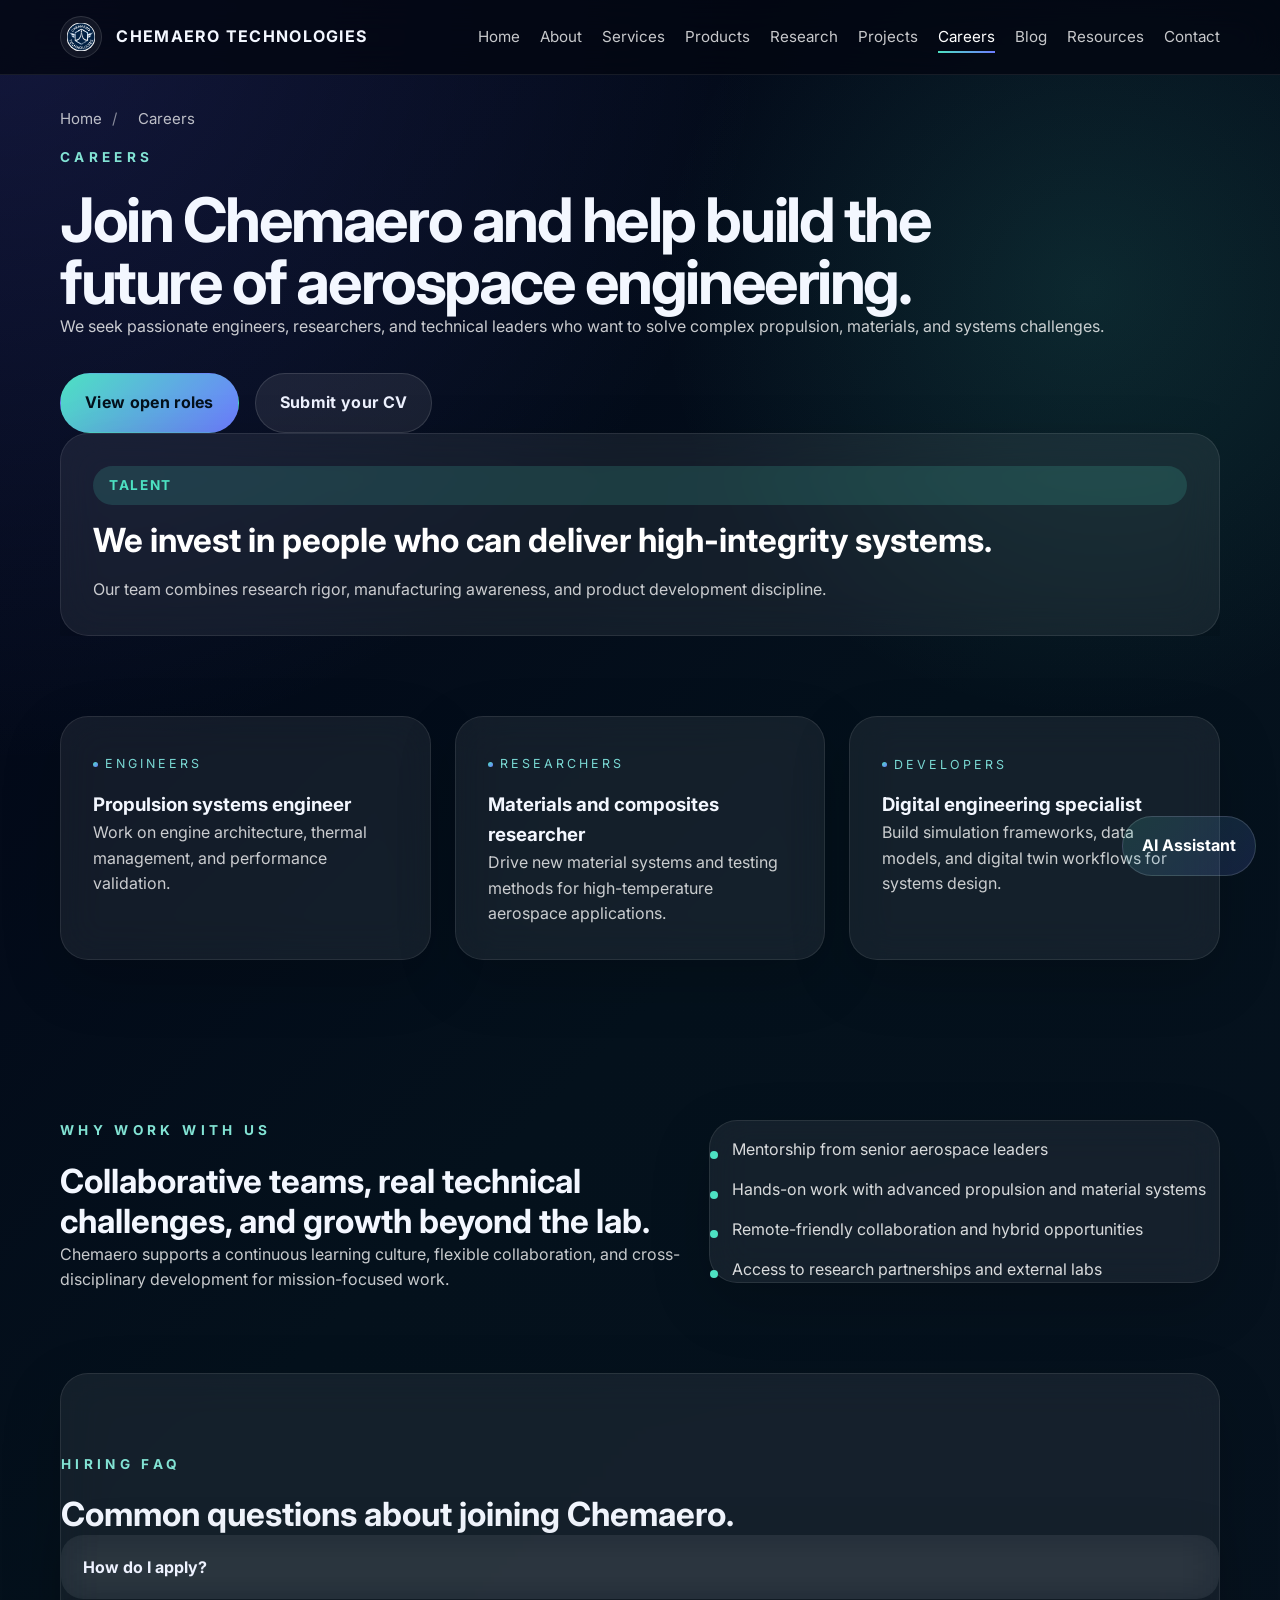
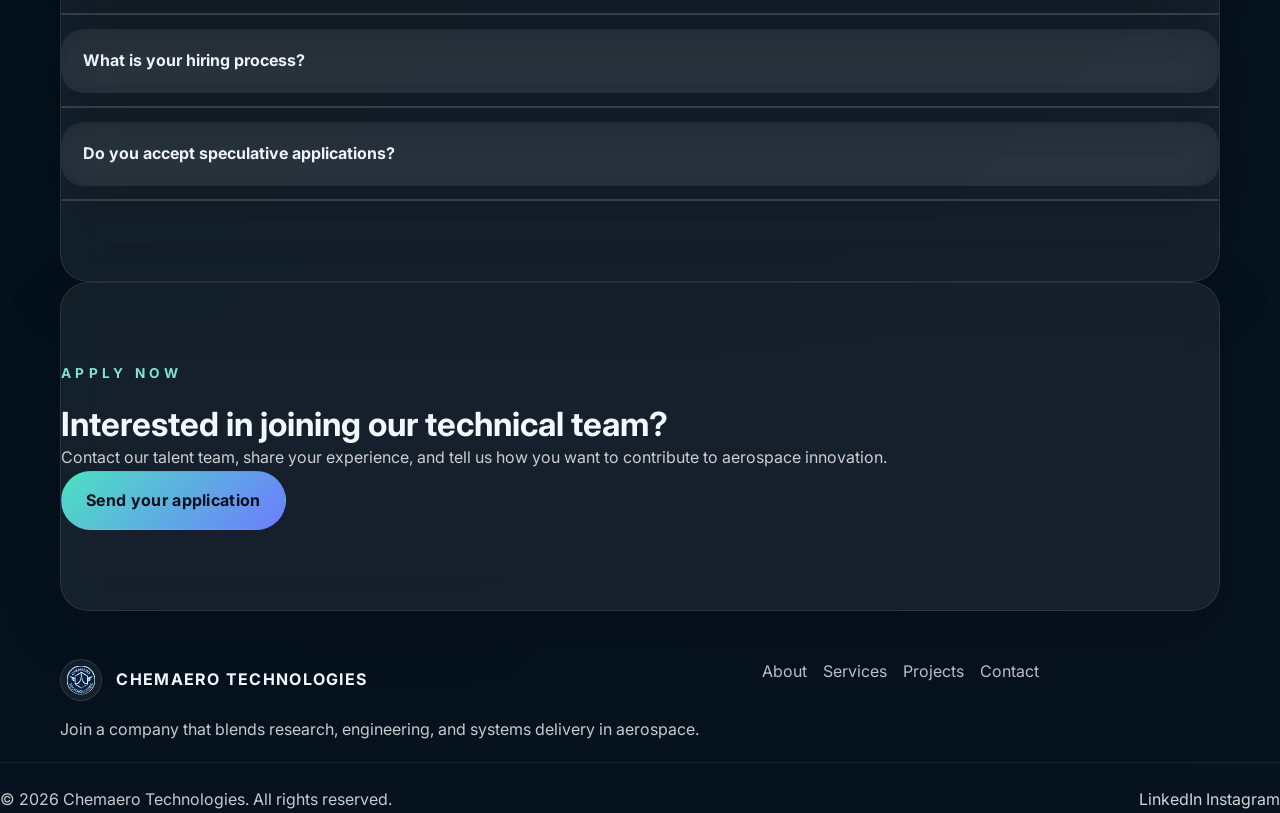
<file: careers.html>
<!DOCTYPE html>
<html lang="en">
  <head>
    <meta charset="UTF-8" />
    <meta name="viewport" content="width=device-width, initial-scale=1.0" />
    <title>Careers | Chemaero Technologies</title>
    <meta
      name="description"
      content="Explore careers at Chemaero Technologies and learn about current aerospace engineering, research, and technical roles."
    />
    <meta name="robots" content="index,follow" />
    <link rel="canonical" href="https://www.chemaero.com/careers.html" />
    <meta property="og:title" content="Careers | Chemaero Technologies" />
    <meta property="og:description" content="Explore careers at Chemaero Technologies and learn about current aerospace engineering, research, and technical roles." />
    <meta property="og:url" content="https://www.chemaero.com/careers.html" />
    <meta property="og:type" content="website" />
    <meta property="og:image" content="https://www.chemaero.com/logo.png" />
    <meta name="twitter:card" content="summary_large_image" />
    <link rel="preconnect" href="https://fonts.googleapis.com" />
    <link rel="preconnect" href="https://fonts.gstatic.com" crossorigin />
    <link href="https://fonts.googleapis.com/css2?family=Inter:wght@400;500;600;700;800&display=swap" rel="stylesheet" />
    <link rel="stylesheet" href="styles.css" />
  </head>
  <body class="page-careers">
    <div class="page-loader" aria-hidden="true">
      <div class="loader-ring"></div>
    </div>
    <header class="site-header" aria-label="Main navigation">
      <div class="container nav-bar">
        <a class="brand" href="index.html">
          <img src="logo.png" alt="Chemaero Technologies logo" />
          <span>Chemaero Technologies</span>
        </a>
        <button class="nav-toggle" aria-label="Toggle navigation" aria-expanded="false">
          <span></span><span></span><span></span>
        </button>
        <nav class="nav-links" aria-label="Primary navigation">
          <a href="index.html">Home</a>
          <a href="about.html">About</a>
          <a href="services.html">Services</a>
          <a href="products.html">Products</a>
          <a href="research.html">Research</a>
          <a href="projects.html">Projects</a>
          <a href="careers.html" class="active">Careers</a>
          <a href="blog.html">Blog</a>
          <a href="downloads.html">Resources</a>
          <a href="contact.html">Contact</a>
        </nav>
        <button class="theme-toggle" aria-label="Toggle dark mode">Dark</button>
      </div>
    </header>

    <main class="page-content container">
      <nav class="breadcrumbs" aria-label="Breadcrumb">
        <ol>
          <li><a href="index.html">Home</a></li>
          <li>Careers</li>
        </ol>
      </nav>

      <section class="hero-panel hero-panel--compact">
        <div>
          <p class="eyebrow">Careers</p>
          <h1>Join Chemaero and help build the future of aerospace engineering.</h1>
          <p>We seek passionate engineers, researchers, and technical leaders who want to solve complex propulsion, materials, and systems challenges.</p>
          <div class="hero-actions">
            <a class="btn btn-primary" href="#open-roles">View open roles</a>
            <a class="btn btn-secondary" href="contact.html">Submit your CV</a>
          </div>
        </div>
        <div class="hero-media glass">
          <div class="media-tag">Talent</div>
          <h2>We invest in people who can deliver high-integrity systems.</h2>
          <p>Our team combines research rigor, manufacturing awareness, and product development discipline.</p>
        </div>
      </section>

      <section id="open-roles" class="section cards-grid">
        <article class="glass role-card">
          <span class="card-label">Engineers</span>
          <h3>Propulsion systems engineer</h3>
          <p>Work on engine architecture, thermal management, and performance validation.</p>
        </article>
        <article class="glass role-card">
          <span class="card-label">Researchers</span>
          <h3>Materials and composites researcher</h3>
          <p>Drive new material systems and testing methods for high-temperature aerospace applications.</p>
        </article>
        <article class="glass role-card">
          <span class="card-label">Developers</span>
          <h3>Digital engineering specialist</h3>
          <p>Build simulation frameworks, data models, and digital twin workflows for systems design.</p>
        </article>
      </section>

      <section class="section split-grid">
        <div>
          <p class="eyebrow">Why work with us</p>
          <h2>Collaborative teams, real technical challenges, and growth beyond the lab.</h2>
          <p>Chemaero supports a continuous learning culture, flexible collaboration, and cross-disciplinary development for mission-focused work.</p>
        </div>
        <div class="glass benefits-panel">
          <ul>
            <li>Mentorship from senior aerospace leaders</li>
            <li>Hands-on work with advanced propulsion and material systems</li>
            <li>Remote-friendly collaboration and hybrid opportunities</li>
            <li>Access to research partnerships and external labs</li>
          </ul>
        </div>
      </section>

      <section class="section glass faq-panel" aria-labelledby="careers-faq-title">
        <div>
          <p class="eyebrow">Hiring FAQ</p>
          <h2 id="careers-faq-title">Common questions about joining Chemaero.</h2>
        </div>
        <div class="accordion" role="tablist">
          <button class="accordion-button" aria-expanded="false" aria-controls="role-faq1" id="role-faq1-button">How do I apply?</button>
          <div id="role-faq1" class="accordion-panel" role="region" aria-labelledby="role-faq1-button">
            <p>Send your CV and cover note to our email address or submit inquiries through the contact page.</p>
          </div>
          <button class="accordion-button" aria-expanded="false" aria-controls="role-faq2" id="role-faq2-button">What is your hiring process?</button>
          <div id="role-faq2" class="accordion-panel" role="region" aria-labelledby="role-faq2-button">
            <p>We review applications, discuss technical fit, and then invite candidates for a capability conversation with the team.</p>
          </div>
          <button class="accordion-button" aria-expanded="false" aria-controls="role-faq3" id="role-faq3-button">Do you accept speculative applications?</button>
          <div id="role-faq3" class="accordion-panel" role="region" aria-labelledby="role-faq3-button">
            <p>Yes. We welcome conversations with exceptional talent even when a specific role isn’t posted.</p>
          </div>
        </div>
      </section>

      <section class="section callout-panel glass">
        <div>
          <p class="eyebrow">Apply now</p>
          <h2>Interested in joining our technical team?</h2>
          <p>Contact our talent team, share your experience, and tell us how you want to contribute to aerospace innovation.</p>
        </div>
        <a class="btn btn-primary" href="contact.html">Send your application</a>
      </section>
    </main>

    <footer class="site-footer">
      <div class="container footer-grid">
        <div>
          <a class="brand footer-brand" href="index.html">
            <img src="logo.png" alt="Chemaero Technologies logo" />
            <span>Chemaero Technologies</span>
          </a>
          <p>Join a company that blends research, engineering, and systems delivery in aerospace.</p>
        </div>
        <div class="footer-links">
          <a href="about.html">About</a>
          <a href="services.html">Services</a>
          <a href="projects.html">Projects</a>
          <a href="contact.html">Contact</a>
        </div>
      </div>
      <div class="footer-bottom">
        <p>© 2026 Chemaero Technologies. All rights reserved.</p>
        <div class="social-links">
          <a data-config="linkedIn" target="_blank" rel="noreferrer noopener">LinkedIn</a>
          <a data-config="instagram" target="_blank" rel="noreferrer noopener">Instagram</a>
        </div>
      </div>
    </footer>

    <div class="chat-widget" aria-live="polite" aria-label="AI Assistant">
      <button class="chat-toggle" aria-expanded="false" aria-label="Open AI Assistant">
        <span>AI Assistant</span>
      </button>
      <section class="chat-panel" hidden>
        <div class="chat-header">
          <div>
            <p class="chat-title">CHEMAERO Assistant</p>
            <p class="chat-subtitle">Ask about services, products, research, careers, or contact details.</p>
          </div>
          <button class="chat-close" aria-label="Close chat window">×</button>
        </div>
        <div class="chat-body" role="log" aria-live="polite"></div>
        <div class="chat-suggestions" aria-label="Suggested prompts">
          <button type="button" data-prompt="What roles are available?">Open roles</button>
          <button type="button" data-prompt="How do I apply?">Application process</button>
          <button type="button" data-prompt="Can I submit a speculative application?">Speculative application</button>
        </div>
        <form class="chat-form" novalidate>
          <label class="visually-hidden" for="chatInput">Message</label>
          <input id="chatInput" name="chatInput" type="text" placeholder="Ask the assistant or request human support" autocomplete="off" />
          <button class="btn btn-primary" type="submit">Send</button>
        </form>
        <div class="chat-actions">
          <a class="btn btn-secondary" data-config="whatsapp" target="_blank" rel="noreferrer noopener">Talk to an Engineer</a>
          <button class="btn btn-tertiary" type="button" data-whatsapp="true">Escalate to WhatsApp</button>
        </div>
      </section>
    </div>

    <script src="config.js"></script>
    <script src="script.js"></script>
  </body>
</html>
</file>
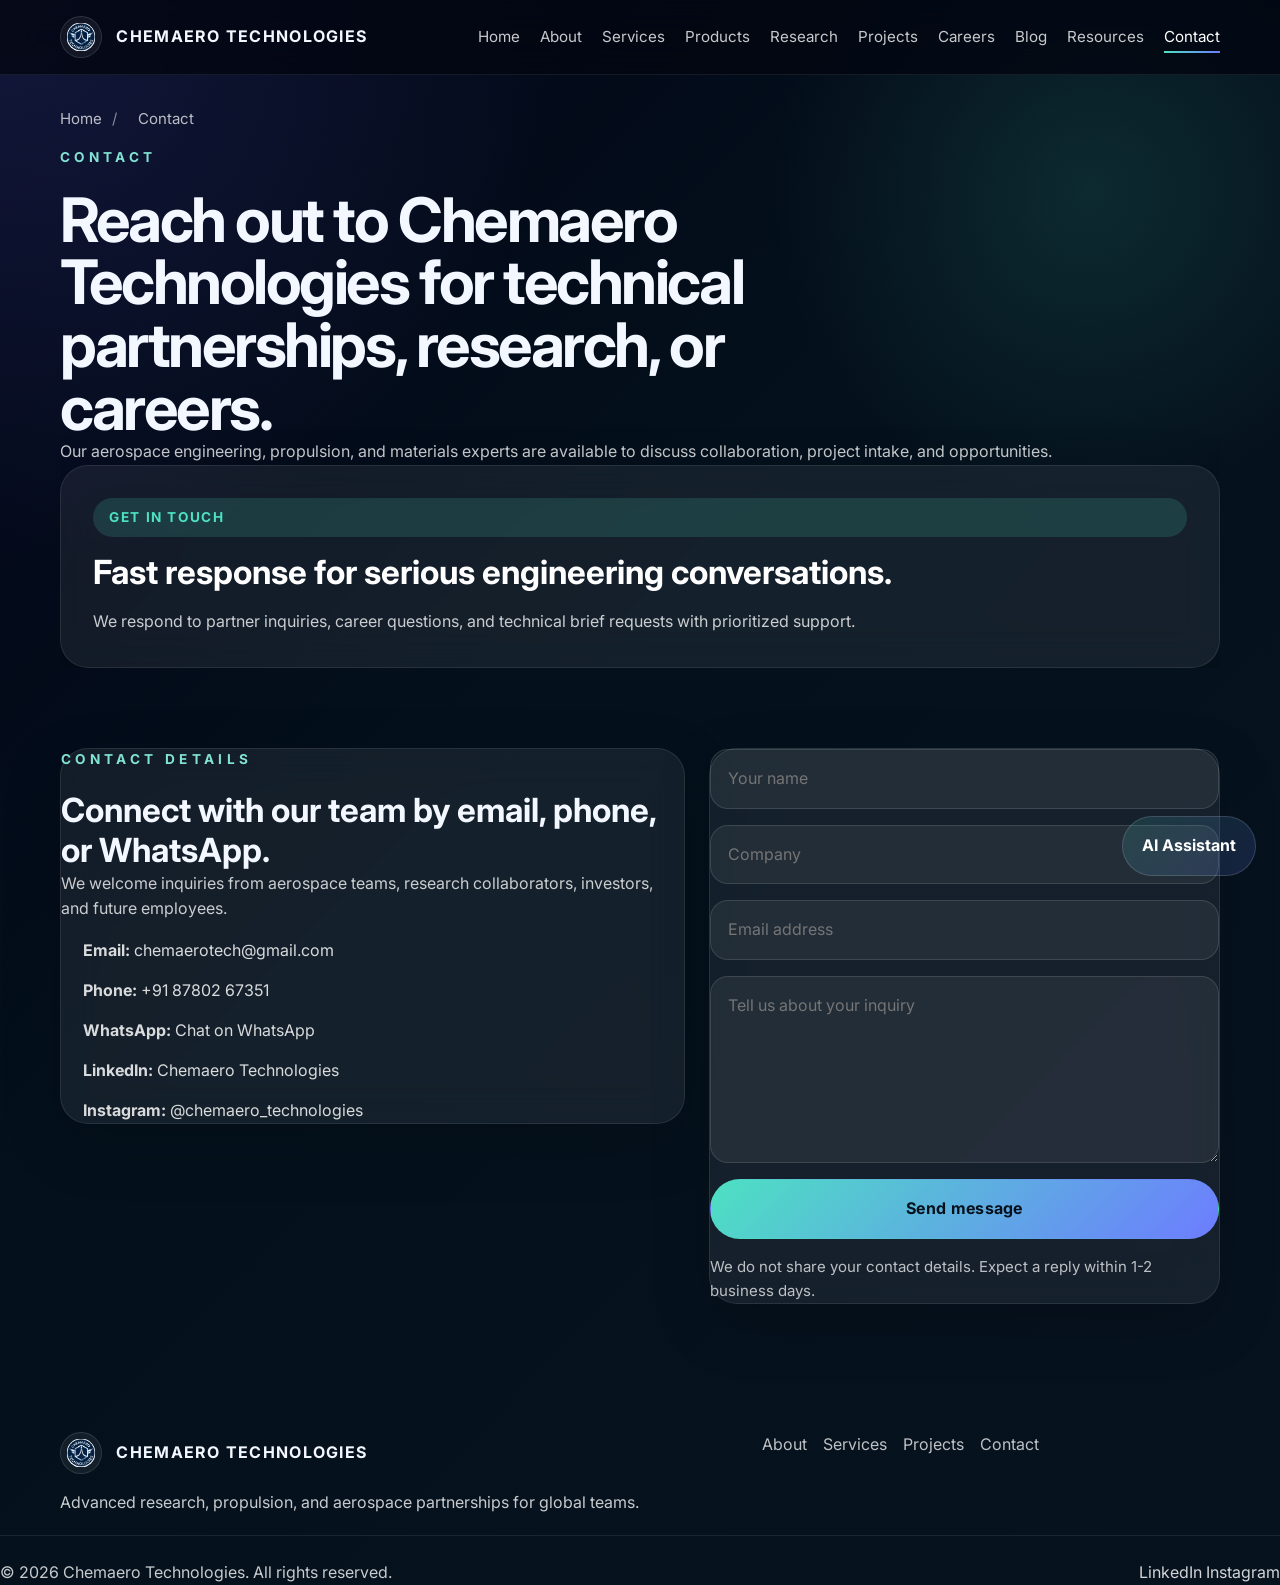
<file: contact.html>
<!DOCTYPE html>
<html lang="en">
  <head>
    <meta charset="UTF-8" />
    <meta name="viewport" content="width=device-width, initial-scale=1.0" />
    <title>Contact | Chemaero Technologies</title>
    <meta
      name="description"
      content="Contact Chemaero Technologies for aerospace, propulsion, materials, research, and career inquiries."
    />
    <meta name="robots" content="index,follow" />
    <link rel="canonical" href="https://www.chemaero.com/contact.html" />
    <meta property="og:title" content="Contact | Chemaero Technologies" />
    <meta property="og:description" content="Contact Chemaero Technologies for aerospace, propulsion, materials, research, and career inquiries." />
    <meta property="og:url" content="https://www.chemaero.com/contact.html" />
    <meta property="og:type" content="website" />
    <meta property="og:image" content="https://www.chemaero.com/logo.png" />
    <meta name="twitter:card" content="summary_large_image" />
    <link rel="preconnect" href="https://fonts.googleapis.com" />
    <link rel="preconnect" href="https://fonts.gstatic.com" crossorigin />
    <link href="https://fonts.googleapis.com/css2?family=Inter:wght@400;500;600;700;800&display=swap" rel="stylesheet" />
    <link rel="stylesheet" href="styles.css" />
  </head>
  <body class="page-contact">
    <div class="page-loader" aria-hidden="true">
      <div class="loader-ring"></div>
    </div>
    <header class="site-header" aria-label="Main navigation">
      <div class="container nav-bar">
        <a class="brand" href="index.html">
          <img src="logo.png" alt="Chemaero Technologies logo" loading="lazy" />
          <span>Chemaero Technologies</span>
        </a>
        <button class="nav-toggle" aria-label="Toggle navigation" aria-expanded="false">
          <span></span><span></span><span></span>
        </button>
        <nav class="nav-links" aria-label="Primary navigation">
          <a href="index.html">Home</a>
          <a href="about.html">About</a>
          <a href="services.html">Services</a>
          <a href="products.html">Products</a>
          <a href="research.html">Research</a>
          <a href="projects.html">Projects</a>
          <a href="careers.html">Careers</a>
          <a href="blog.html">Blog</a>
          <a href="downloads.html">Resources</a>
          <a href="contact.html" class="active">Contact</a>
        </nav>
        <button class="theme-toggle" aria-label="Toggle dark mode">Dark</button>
      </div>
    </header>

    <main class="page-content container">
      <nav class="breadcrumbs" aria-label="Breadcrumb">
        <ol>
          <li><a href="index.html">Home</a></li>
          <li>Contact</li>
        </ol>
      </nav>

      <section class="hero-panel hero-panel--compact">
        <div>
          <p class="eyebrow">Contact</p>
          <h1>Reach out to Chemaero Technologies for technical partnerships, research, or careers.</h1>
          <p>Our aerospace engineering, propulsion, and materials experts are available to discuss collaboration, project intake, and opportunities.</p>
        </div>
        <div class="hero-media glass">
          <div class="media-tag">Get in touch</div>
          <h2>Fast response for serious engineering conversations.</h2>
          <p>We respond to partner inquiries, career questions, and technical brief requests with prioritized support.</p>
        </div>
      </section>

      <section class="section split-grid contact-grid">
        <div class="glass contact-details">
          <p class="eyebrow">Contact details</p>
          <h2>Connect with our team by email, phone, or WhatsApp.</h2>
          <p>We welcome inquiries from aerospace teams, research collaborators, investors, and future employees.</p>
          <ul>
            <li><strong>Email:</strong> <a data-config="email">chemaerotech@gmail.com</a></li>
            <li><strong>Phone:</strong> <a data-config="phone">+91 87802 67351</a></li>
            <li><strong>WhatsApp:</strong> <a data-config="whatsapp" target="_blank" rel="noreferrer noopener">Chat on WhatsApp</a></li>
            <li><strong>LinkedIn:</strong> <a data-config="linkedIn" target="_blank" rel="noreferrer noopener">Chemaero Technologies</a></li>
            <li><strong>Instagram:</strong> <a data-config="instagram" target="_blank" rel="noreferrer noopener">@chemaero_technologies</a></li>
          </ul>
        </div>
        <form class="glass contact-form" aria-label="Contact form" novalidate>
          <label class="visually-hidden" for="contactName">Name</label>
          <input id="contactName" name="contactName" type="text" placeholder="Your name" required />
          <label class="visually-hidden" for="contactCompany">Company</label>
          <input id="contactCompany" name="contactCompany" type="text" placeholder="Company" />
          <label class="visually-hidden" for="contactEmail">Email</label>
          <input id="contactEmail" name="contactEmail" type="email" placeholder="Email address" required />
          <label class="visually-hidden" for="contactMessage">Message</label>
          <textarea id="contactMessage" name="contactMessage" placeholder="Tell us about your inquiry" rows="6" required></textarea>
          <button class="btn btn-primary" type="submit">Send message</button>
          <p class="form-note">We do not share your contact details. Expect a reply within 1-2 business days.</p>
        </form>
      </section>
    </main>

    <footer class="site-footer">
      <div class="container footer-grid">
        <div>
          <a class="brand footer-brand" href="index.html">
            <img src="logo.png" alt="Chemaero Technologies logo" loading="lazy" />
            <span>Chemaero Technologies</span>
          </a>
          <p>Advanced research, propulsion, and aerospace partnerships for global teams.</p>
        </div>
        <div class="footer-links">
          <a href="about.html">About</a>
          <a href="services.html">Services</a>
          <a href="projects.html">Projects</a>
          <a href="contact.html">Contact</a>
        </div>
      </div>
      <div class="footer-bottom">
        <p>© 2026 Chemaero Technologies. All rights reserved.</p>
        <div class="social-links">
          <a data-config="linkedIn" target="_blank" rel="noreferrer noopener">LinkedIn</a>
          <a data-config="instagram" target="_blank" rel="noreferrer noopener">Instagram</a>
        </div>
      </div>
    </footer>

    <div class="chat-widget" aria-live="polite" aria-label="AI Assistant">
      <button class="chat-toggle" aria-expanded="false" aria-label="Open AI Assistant">
        <span>AI Assistant</span>
      </button>
      <section class="chat-panel" hidden>
        <div class="chat-header">
          <div>
            <p class="chat-title">CHEMAERO Assistant</p>
            <p class="chat-subtitle">Ask about services, products, research, careers, or contact details.</p>
          </div>
          <button class="chat-close" aria-label="Close chat window">×</button>
        </div>
        <div class="chat-body" role="log" aria-live="polite"></div>
        <div class="chat-suggestions" aria-label="Suggested prompts">
          <button type="button" data-prompt="How do I contact the team?">Contact details</button>
          <button type="button" data-prompt="What is your WA number?">WhatsApp support</button>
          <button type="button" data-prompt="Tell me about your careers page">Careers information</button>
        </div>
        <form class="chat-form" novalidate>
          <label class="visually-hidden" for="chatInput">Message</label>
          <input id="chatInput" name="chatInput" type="text" placeholder="Ask the assistant or request human support" autocomplete="off" />
          <button class="btn btn-primary" type="submit">Send</button>
        </form>
        <div class="chat-actions">
          <a class="btn btn-secondary" data-config="whatsapp" target="_blank" rel="noreferrer noopener">Talk to an Engineer</a>
          <button class="btn btn-tertiary" type="button" data-whatsapp="true">Escalate to WhatsApp</button>
        </div>
      </section>
    </div>

    <script src="config.js"></script>
    <script src="script.js"></script>
  </body>
</html>
</file>
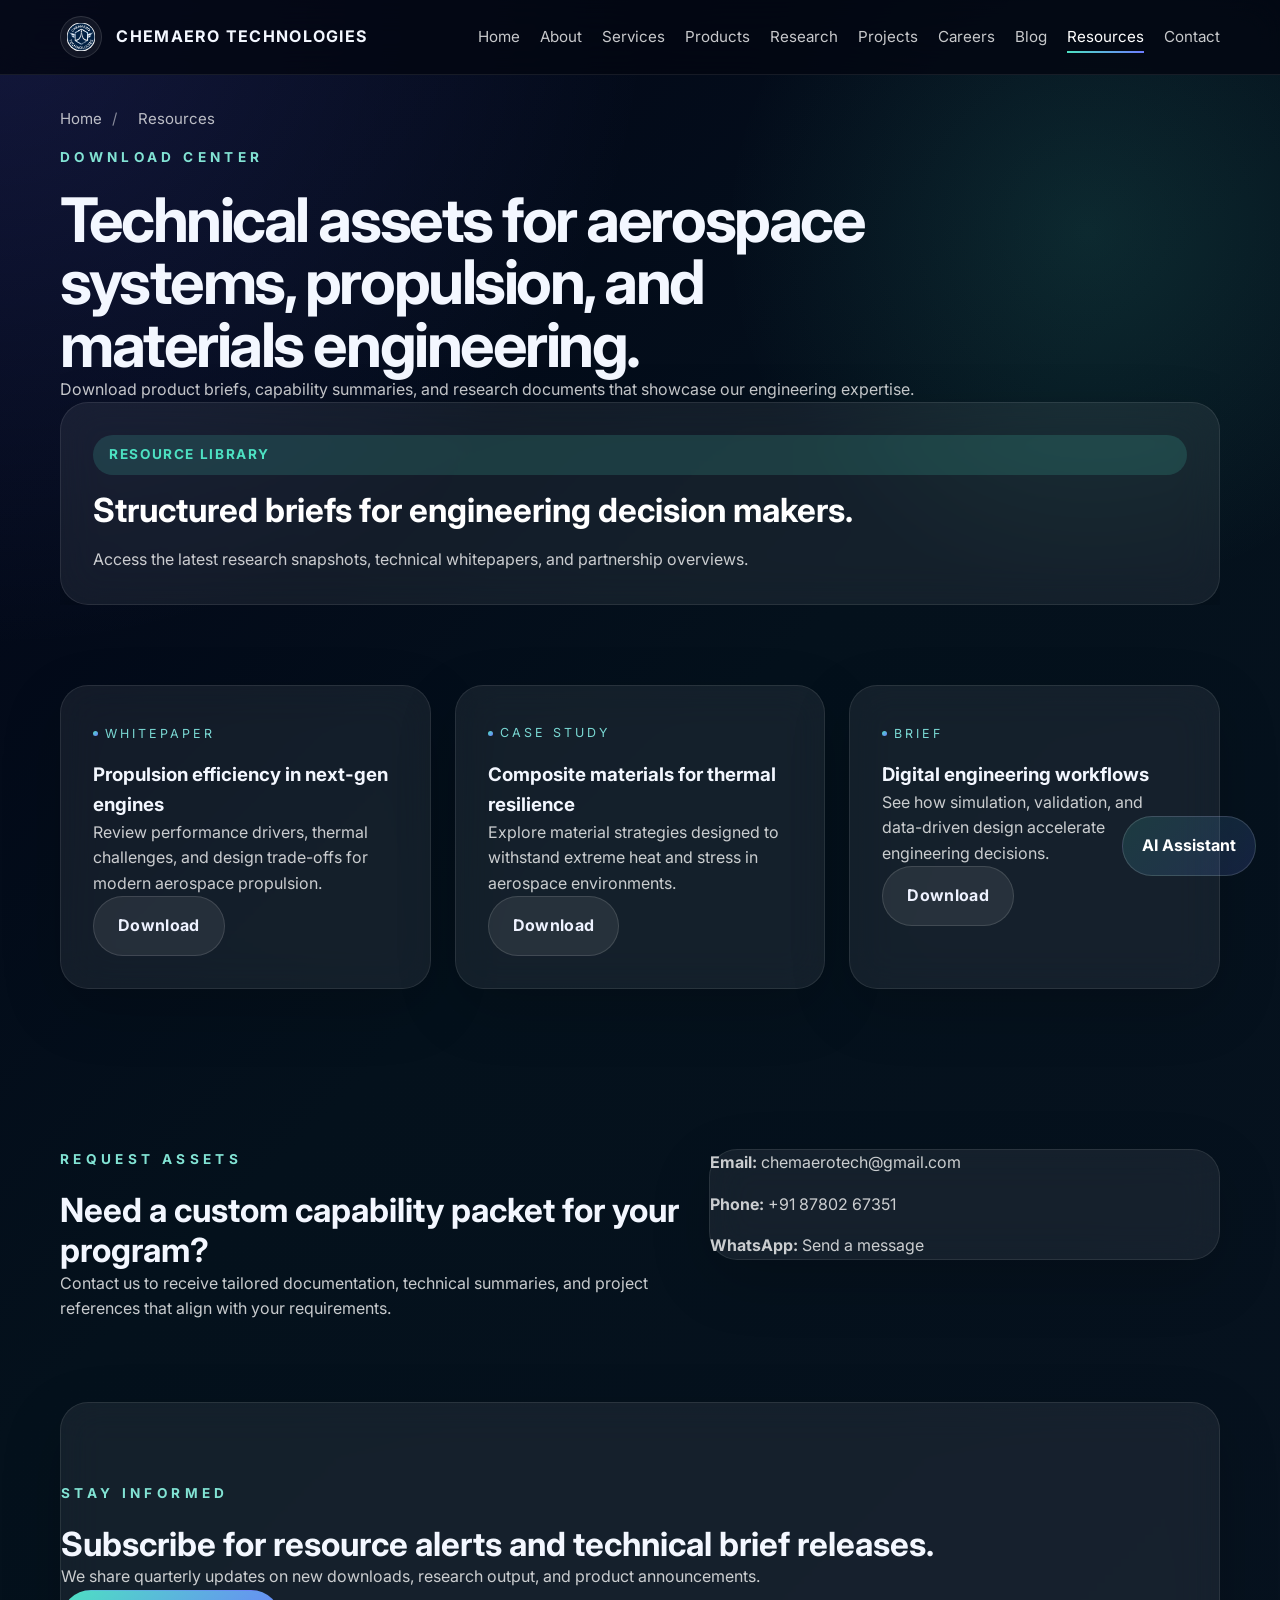
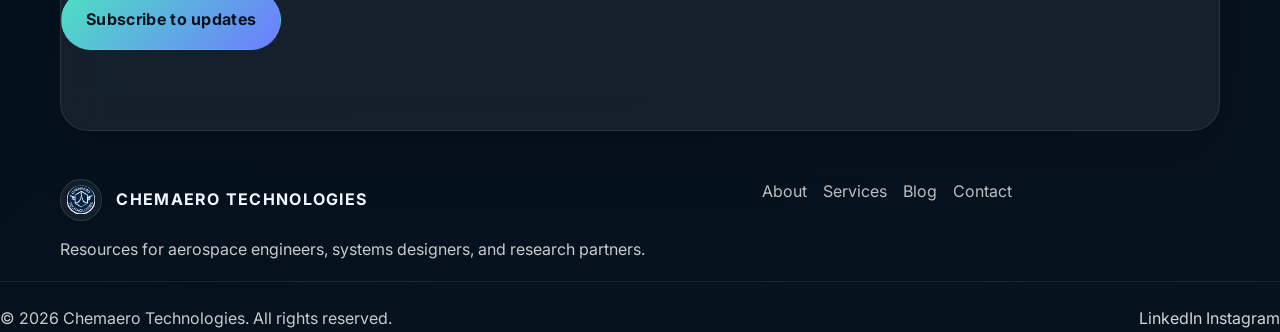
<file: downloads.html>
<!DOCTYPE html>
<html lang="en">
  <head>
    <meta charset="UTF-8" />
    <meta name="viewport" content="width=device-width, initial-scale=1.0" />
    <title>Resources | Chemaero Technologies</title>
    <meta
      name="description"
      content="Access Chemaero Technologies technical whitepapers, research briefs, case studies, and engineering resources."
    />
    <meta name="robots" content="index,follow" />
    <link rel="canonical" href="https://www.chemaero.com/downloads.html" />
    <meta property="og:title" content="Resources | Chemaero Technologies" />
    <meta property="og:description" content="Access Chemaero Technologies technical whitepapers, research briefs, case studies, and engineering resources." />
    <meta property="og:url" content="https://www.chemaero.com/downloads.html" />
    <meta property="og:type" content="website" />
    <meta property="og:image" content="https://www.chemaero.com/logo.png" />
    <meta name="twitter:card" content="summary_large_image" />
    <link rel="preconnect" href="https://fonts.googleapis.com" />
    <link rel="preconnect" href="https://fonts.gstatic.com" crossorigin />
    <link href="https://fonts.googleapis.com/css2?family=Inter:wght@400;500;600;700;800&display=swap" rel="stylesheet" />
    <link rel="stylesheet" href="styles.css" />
  </head>
  <body class="page-downloads">
    <div class="page-loader" aria-hidden="true">
      <div class="loader-ring"></div>
    </div>
    <header class="site-header" aria-label="Main navigation">
      <div class="container nav-bar">
        <a class="brand" href="index.html">
          <img src="logo.png" alt="Chemaero Technologies logo" />
          <span>Chemaero Technologies</span>
        </a>
        <button class="nav-toggle" aria-label="Toggle navigation" aria-expanded="false">
          <span></span><span></span><span></span>
        </button>
        <nav class="nav-links" aria-label="Primary navigation">
          <a href="index.html">Home</a>
          <a href="about.html">About</a>
          <a href="services.html">Services</a>
          <a href="products.html">Products</a>
          <a href="research.html">Research</a>
          <a href="projects.html">Projects</a>
          <a href="careers.html">Careers</a>
          <a href="blog.html">Blog</a>
          <a href="downloads.html" class="active">Resources</a>
          <a href="contact.html">Contact</a>
        </nav>
        <button class="theme-toggle" aria-label="Toggle dark mode">Dark</button>
      </div>
    </header>

    <main class="page-content container">
      <nav class="breadcrumbs" aria-label="Breadcrumb">
        <ol>
          <li><a href="index.html">Home</a></li>
          <li>Resources</li>
        </ol>
      </nav>

      <section class="hero-panel hero-panel--compact">
        <div>
          <p class="eyebrow">Download Center</p>
          <h1>Technical assets for aerospace systems, propulsion, and materials engineering.</h1>
          <p>Download product briefs, capability summaries, and research documents that showcase our engineering expertise.</p>
        </div>
        <div class="hero-media glass">
          <div class="media-tag">Resource library</div>
          <h2>Structured briefs for engineering decision makers.</h2>
          <p>Access the latest research snapshots, technical whitepapers, and partnership overviews.</p>
        </div>
      </section>

      <section class="section resource-grid">
        <article class="glass resource-card">
          <span class="card-label">Whitepaper</span>
          <h3>Propulsion efficiency in next-gen engines</h3>
          <p>Review performance drivers, thermal challenges, and design trade-offs for modern aerospace propulsion.</p>
          <a class="btn btn-secondary" href="#" aria-label="Download propulsion efficiency whitepaper">Download</a>
        </article>
        <article class="glass resource-card">
          <span class="card-label">Case study</span>
          <h3>Composite materials for thermal resilience</h3>
          <p>Explore material strategies designed to withstand extreme heat and stress in aerospace environments.</p>
          <a class="btn btn-secondary" href="#" aria-label="Download composite materials case study">Download</a>
        </article>
        <article class="glass resource-card">
          <span class="card-label">Brief</span>
          <h3>Digital engineering workflows</h3>
          <p>See how simulation, validation, and data-driven design accelerate engineering decisions.</p>
          <a class="btn btn-secondary" href="#" aria-label="Download digital engineering brief">Download</a>
        </article>
      </section>

      <section class="section split-grid">
        <div>
          <p class="eyebrow">Request assets</p>
          <h2>Need a custom capability packet for your program?</h2>
          <p>Contact us to receive tailored documentation, technical summaries, and project references that align with your requirements.</p>
        </div>
        <div class="glass contact-panel">
          <p><strong>Email:</strong> <a data-config="email">chemaerotech@gmail.com</a></p>
          <p><strong>Phone:</strong> <a data-config="phone">+91 87802 67351</a></p>
          <p><strong>WhatsApp:</strong> <a data-config="whatsapp">Send a message</a></p>
        </div>
      </section>

      <section class="section callout-panel glass">
        <div>
          <p class="eyebrow">Stay informed</p>
          <h2>Subscribe for resource alerts and technical brief releases.</h2>
          <p>We share quarterly updates on new downloads, research output, and product announcements.</p>
        </div>
        <a class="btn btn-primary" href="blog.html">Subscribe to updates</a>
      </section>
    </main>

    <footer class="site-footer">
      <div class="container footer-grid">
        <div>
          <a class="brand footer-brand" href="index.html">
            <img src="logo.png" alt="Chemaero Technologies logo" />
            <span>Chemaero Technologies</span>
          </a>
          <p>Resources for aerospace engineers, systems designers, and research partners.</p>
        </div>
        <div class="footer-links">
          <a href="about.html">About</a>
          <a href="services.html">Services</a>
          <a href="blog.html">Blog</a>
          <a href="contact.html">Contact</a>
        </div>
      </div>
      <div class="footer-bottom">
        <p>© 2026 Chemaero Technologies. All rights reserved.</p>
        <div class="social-links">
          <a data-config="linkedIn" target="_blank" rel="noreferrer noopener">LinkedIn</a>
          <a data-config="instagram" target="_blank" rel="noreferrer noopener">Instagram</a>
        </div>
      </div>
    </footer>

    <div class="chat-widget" aria-live="polite" aria-label="AI Assistant">
      <button class="chat-toggle" aria-expanded="false" aria-label="Open AI Assistant">
        <span>AI Assistant</span>
      </button>
      <section class="chat-panel" hidden>
        <div class="chat-header">
          <div>
            <p class="chat-title">CHEMAERO Assistant</p>
            <p class="chat-subtitle">Ask about services, products, research, careers, or contact details.</p>
          </div>
          <button class="chat-close" aria-label="Close chat window">×</button>
        </div>
        <div class="chat-body" role="log" aria-live="polite"></div>
        <div class="chat-suggestions" aria-label="Suggested prompts">
          <button type="button" data-prompt="How do I access resources?">Download resources</button>
          <button type="button" data-prompt="Send me the latest product brief">Product briefs</button>
          <button type="button" data-prompt="Tell me about your technical whitepapers">Whitepapers</button>
        </div>
        <form class="chat-form" novalidate>
          <label class="visually-hidden" for="chatInput">Message</label>
          <input id="chatInput" name="chatInput" type="text" placeholder="Ask the assistant or request human support" autocomplete="off" />
          <button class="btn btn-primary" type="submit">Send</button>
        </form>
        <div class="chat-actions">
          <a class="btn btn-secondary" data-config="whatsapp" target="_blank" rel="noreferrer noopener">Talk to an Engineer</a>
          <button class="btn btn-tertiary" type="button" data-whatsapp="true">Escalate to WhatsApp</button>
        </div>
      </section>
    </div>

    <script src="config.js"></script>
    <script src="script.js"></script>
  </body>
</html>
</file>
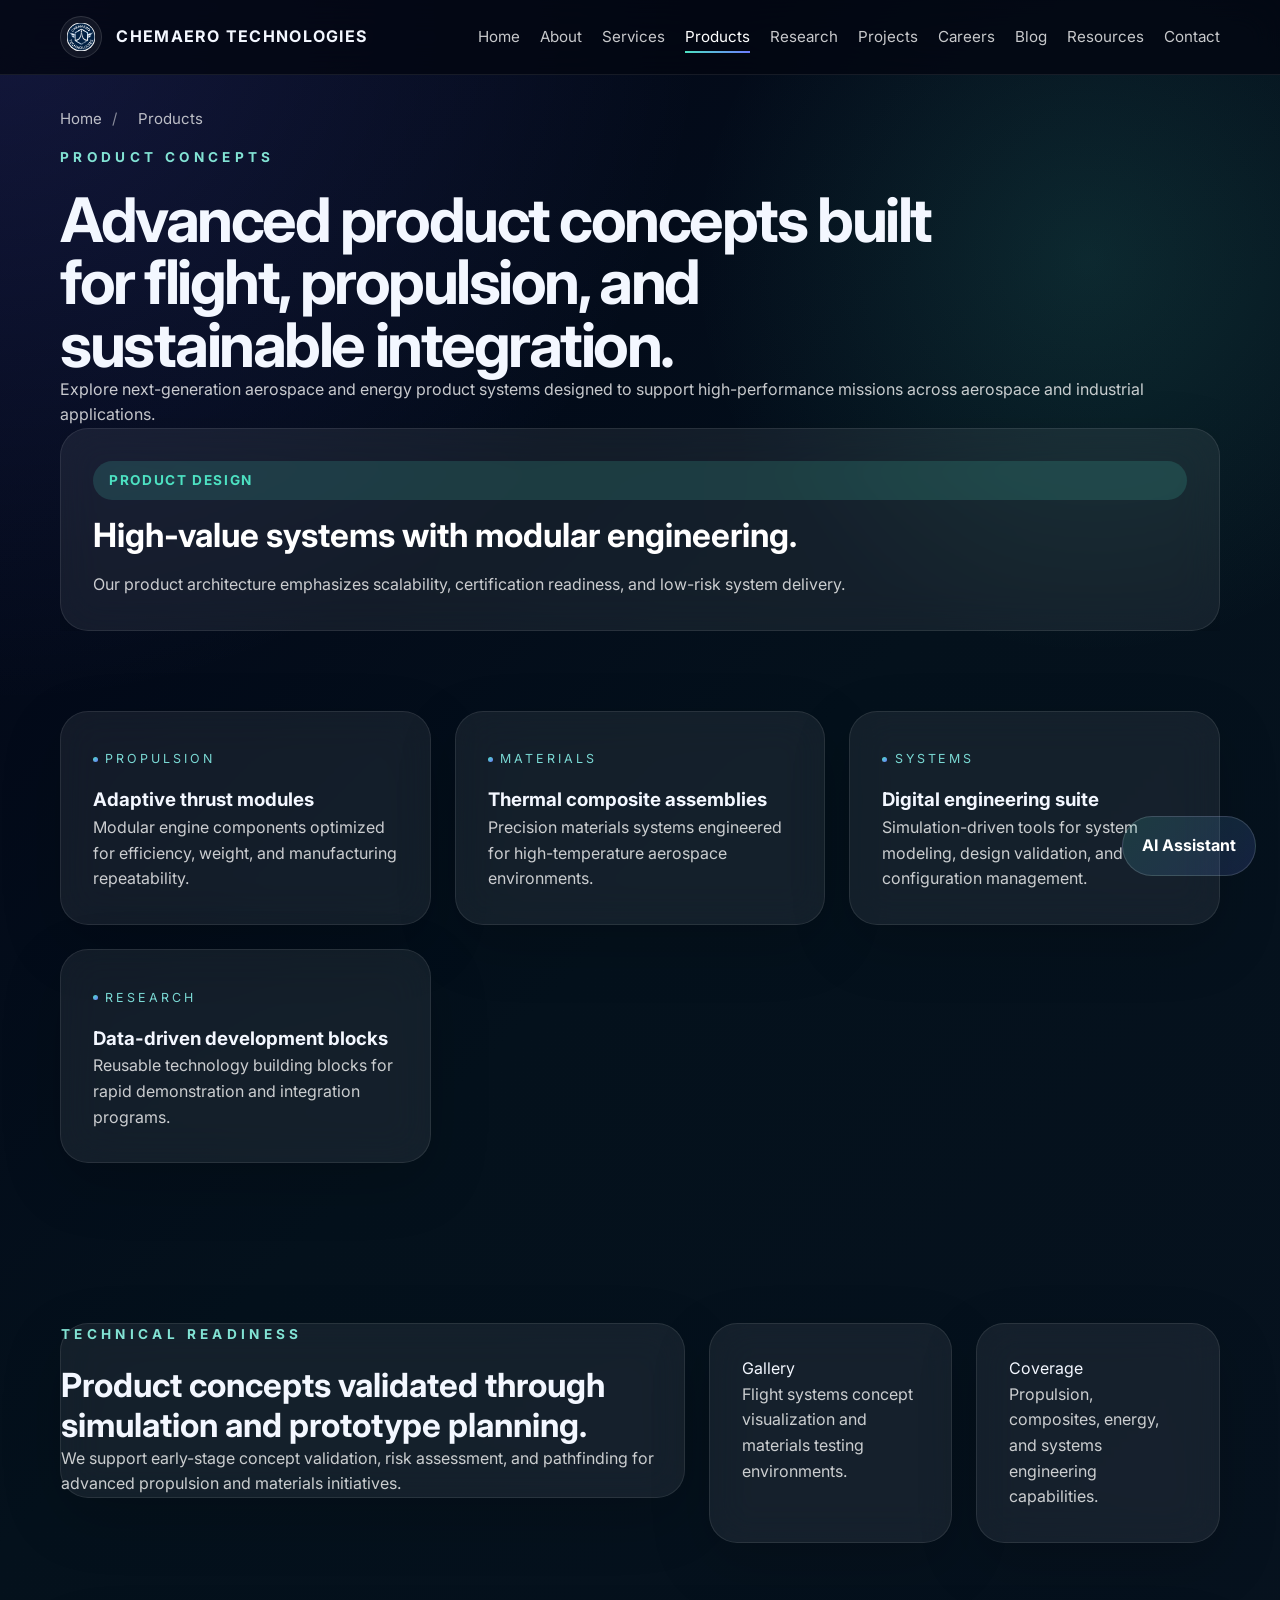
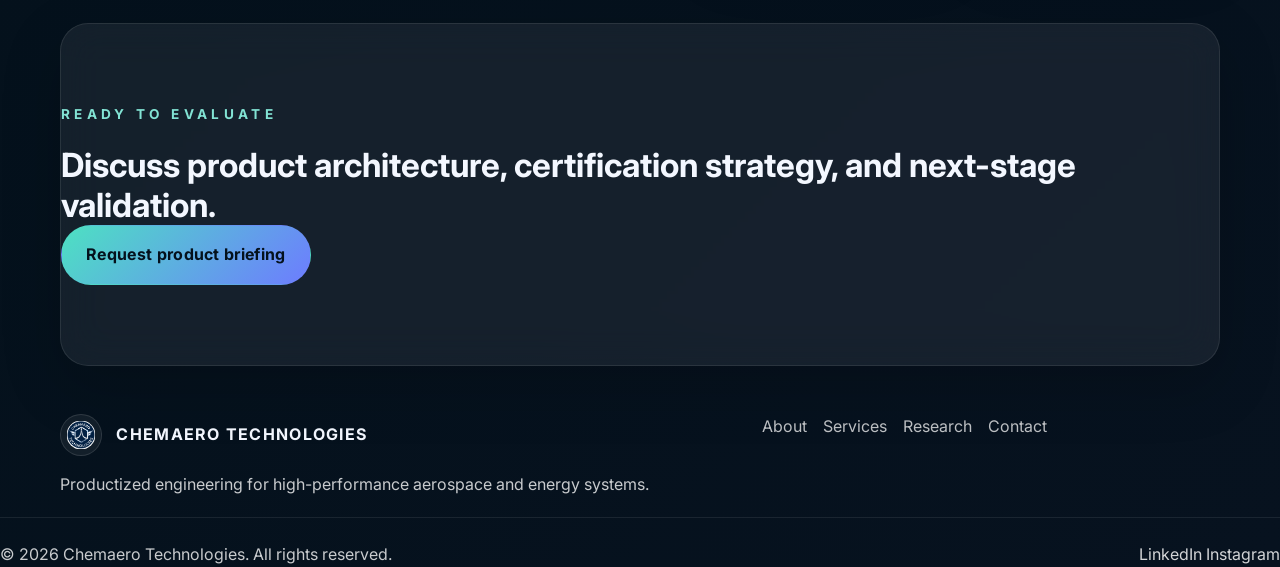
<file: products.html>
<!DOCTYPE html>
<html lang="en">
  <head>
    <meta charset="UTF-8" />
    <meta name="viewport" content="width=device-width, initial-scale=1.0" />
    <title>Products | Chemaero Technologies</title>
    <meta
      name="description"
      content="Explore Chemaero Technologies product concepts including propulsion architectures, advanced materials systems, and engineering platforms."
    />
    <meta name="robots" content="index,follow" />
    <link rel="canonical" href="https://www.chemaero.com/products.html" />
    <meta property="og:title" content="Products | Chemaero Technologies" />
    <meta property="og:description" content="Explore Chemaero Technologies product concepts including propulsion architectures, advanced materials systems, and engineering platforms." />
    <meta property="og:url" content="https://www.chemaero.com/products.html" />
    <meta property="og:type" content="website" />
    <meta property="og:image" content="https://www.chemaero.com/logo.png" />
    <meta name="twitter:card" content="summary_large_image" />
    <link rel="preconnect" href="https://fonts.googleapis.com" />
    <link rel="preconnect" href="https://fonts.gstatic.com" crossorigin />
    <link href="https://fonts.googleapis.com/css2?family=Inter:wght@400;500;600;700;800&display=swap" rel="stylesheet" />
    <link rel="stylesheet" href="styles.css" />
  </head>
  <body class="page-products">
    <div class="page-loader" aria-hidden="true">
      <div class="loader-ring"></div>
    </div>
    <header class="site-header" aria-label="Main navigation">
      <div class="container nav-bar">
        <a class="brand" href="index.html">
          <img src="logo.png" alt="Chemaero Technologies logo" />
          <span>Chemaero Technologies</span>
        </a>
        <button class="nav-toggle" aria-label="Toggle navigation" aria-expanded="false">
          <span></span><span></span><span></span>
        </button>
        <nav class="nav-links" aria-label="Primary navigation">
          <a href="index.html">Home</a>
          <a href="about.html">About</a>
          <a href="services.html">Services</a>
          <a href="products.html" class="active">Products</a>
          <a href="research.html">Research</a>
          <a href="projects.html">Projects</a>
          <a href="careers.html">Careers</a>
          <a href="blog.html">Blog</a>
          <a href="downloads.html">Resources</a>
          <a href="contact.html">Contact</a>
        </nav>
        <button class="theme-toggle" aria-label="Toggle dark mode">Dark</button>
      </div>
    </header>

    <main class="page-content container">
      <nav class="breadcrumbs" aria-label="Breadcrumb">
        <ol>
          <li><a href="index.html">Home</a></li>
          <li>Products</li>
        </ol>
      </nav>

      <section class="hero-panel hero-panel--compact">
        <div>
          <p class="eyebrow">Product Concepts</p>
          <h1>Advanced product concepts built for flight, propulsion, and sustainable integration.</h1>
          <p>Explore next-generation aerospace and energy product systems designed to support high-performance missions across aerospace and industrial applications.</p>
        </div>
        <div class="hero-media glass">
          <div class="media-tag">Product design</div>
          <h2>High-value systems with modular engineering.</h2>
          <p>Our product architecture emphasizes scalability, certification readiness, and low-risk system delivery.</p>
        </div>
      </section>

      <section class="section cards-grid">
        <article class="glass product-card">
          <span class="card-label">Propulsion</span>
          <h3>Adaptive thrust modules</h3>
          <p>Modular engine components optimized for efficiency, weight, and manufacturing repeatability.</p>
        </article>
        <article class="glass product-card">
          <span class="card-label">Materials</span>
          <h3>Thermal composite assemblies</h3>
          <p>Precision materials systems engineered for high-temperature aerospace environments.</p>
        </article>
        <article class="glass product-card">
          <span class="card-label">Systems</span>
          <h3>Digital engineering suite</h3>
          <p>Simulation-driven tools for system modeling, design validation, and configuration management.</p>
        </article>
        <article class="glass product-card">
          <span class="card-label">Research</span>
          <h3>Data-driven development blocks</h3>
          <p>Reusable technology building blocks for rapid demonstration and integration programs.</p>
        </article>
      </section>

      <section class="section split-grid">
        <div class="glass content-panel">
          <p class="eyebrow">Technical readiness</p>
          <h2>Product concepts validated through simulation and prototype planning.</h2>
          <p>We support early-stage concept validation, risk assessment, and pathfinding for advanced propulsion and materials initiatives.</p>
        </div>
        <div class="gallery-grid">
          <div class="glass gallery-card">
            <span>Gallery</span>
            <p>Flight systems concept visualization and materials testing environments.</p>
          </div>
          <div class="glass gallery-card">
            <span>Coverage</span>
            <p>Propulsion, composites, energy, and systems engineering capabilities.</p>
          </div>
        </div>
      </section>

      <section class="section callout-panel glass">
        <div>
          <p class="eyebrow">Ready to evaluate</p>
          <h2>Discuss product architecture, certification strategy, and next-stage validation.</h2>
        </div>
        <a class="btn btn-primary" href="contact.html">Request product briefing</a>
      </section>
    </main>

    <footer class="site-footer">
      <div class="container footer-grid">
        <div>
          <a class="brand footer-brand" href="index.html">
            <img src="logo.png" alt="Chemaero Technologies logo" />
            <span>Chemaero Technologies</span>
          </a>
          <p>Productized engineering for high-performance aerospace and energy systems.</p>
        </div>
        <div class="footer-links">
          <a href="about.html">About</a>
          <a href="services.html">Services</a>
          <a href="research.html">Research</a>
          <a href="contact.html">Contact</a>
        </div>
      </div>
      <div class="footer-bottom">
        <p>© 2026 Chemaero Technologies. All rights reserved.</p>
        <div class="social-links">
          <a data-config="linkedIn" target="_blank" rel="noreferrer noopener">LinkedIn</a>
          <a data-config="instagram" target="_blank" rel="noreferrer noopener">Instagram</a>
        </div>
      </div>
    </footer>

    <div class="chat-widget" aria-live="polite" aria-label="AI Assistant">
      <button class="chat-toggle" aria-expanded="false" aria-label="Open AI Assistant">
        <span>AI Assistant</span>
      </button>
      <section class="chat-panel" hidden>
        <div class="chat-header">
          <div>
            <p class="chat-title">CHEMAERO Assistant</p>
            <p class="chat-subtitle">Ask about services, products, research, careers, or contact details.</p>
          </div>
          <button class="chat-close" aria-label="Close chat window">×</button>
        </div>
        <div class="chat-body" role="log" aria-live="polite"></div>
        <div class="chat-suggestions" aria-label="Suggested prompts">
          <button type="button" data-prompt="Tell me about your product concepts">Product concepts</button>
          <button type="button" data-prompt="How are products validated?">Validation process</button>
          <button type="button" data-prompt="What are your materials solutions?">Materials solutions</button>
        </div>
        <form class="chat-form" novalidate>
          <label class="visually-hidden" for="chatInput">Message</label>
          <input id="chatInput" name="chatInput" type="text" placeholder="Ask the assistant or request human support" autocomplete="off" />
          <button class="btn btn-primary" type="submit">Send</button>
        </form>
        <div class="chat-actions">
          <a class="btn btn-secondary" data-config="whatsapp" target="_blank" rel="noreferrer noopener">Talk to an Engineer</a>
          <button class="btn btn-tertiary" type="button" data-whatsapp="true">Escalate to WhatsApp</button>
        </div>
      </section>
    </div>

    <script src="config.js"></script>
    <script src="script.js"></script>
  </body>
</html>
</file>
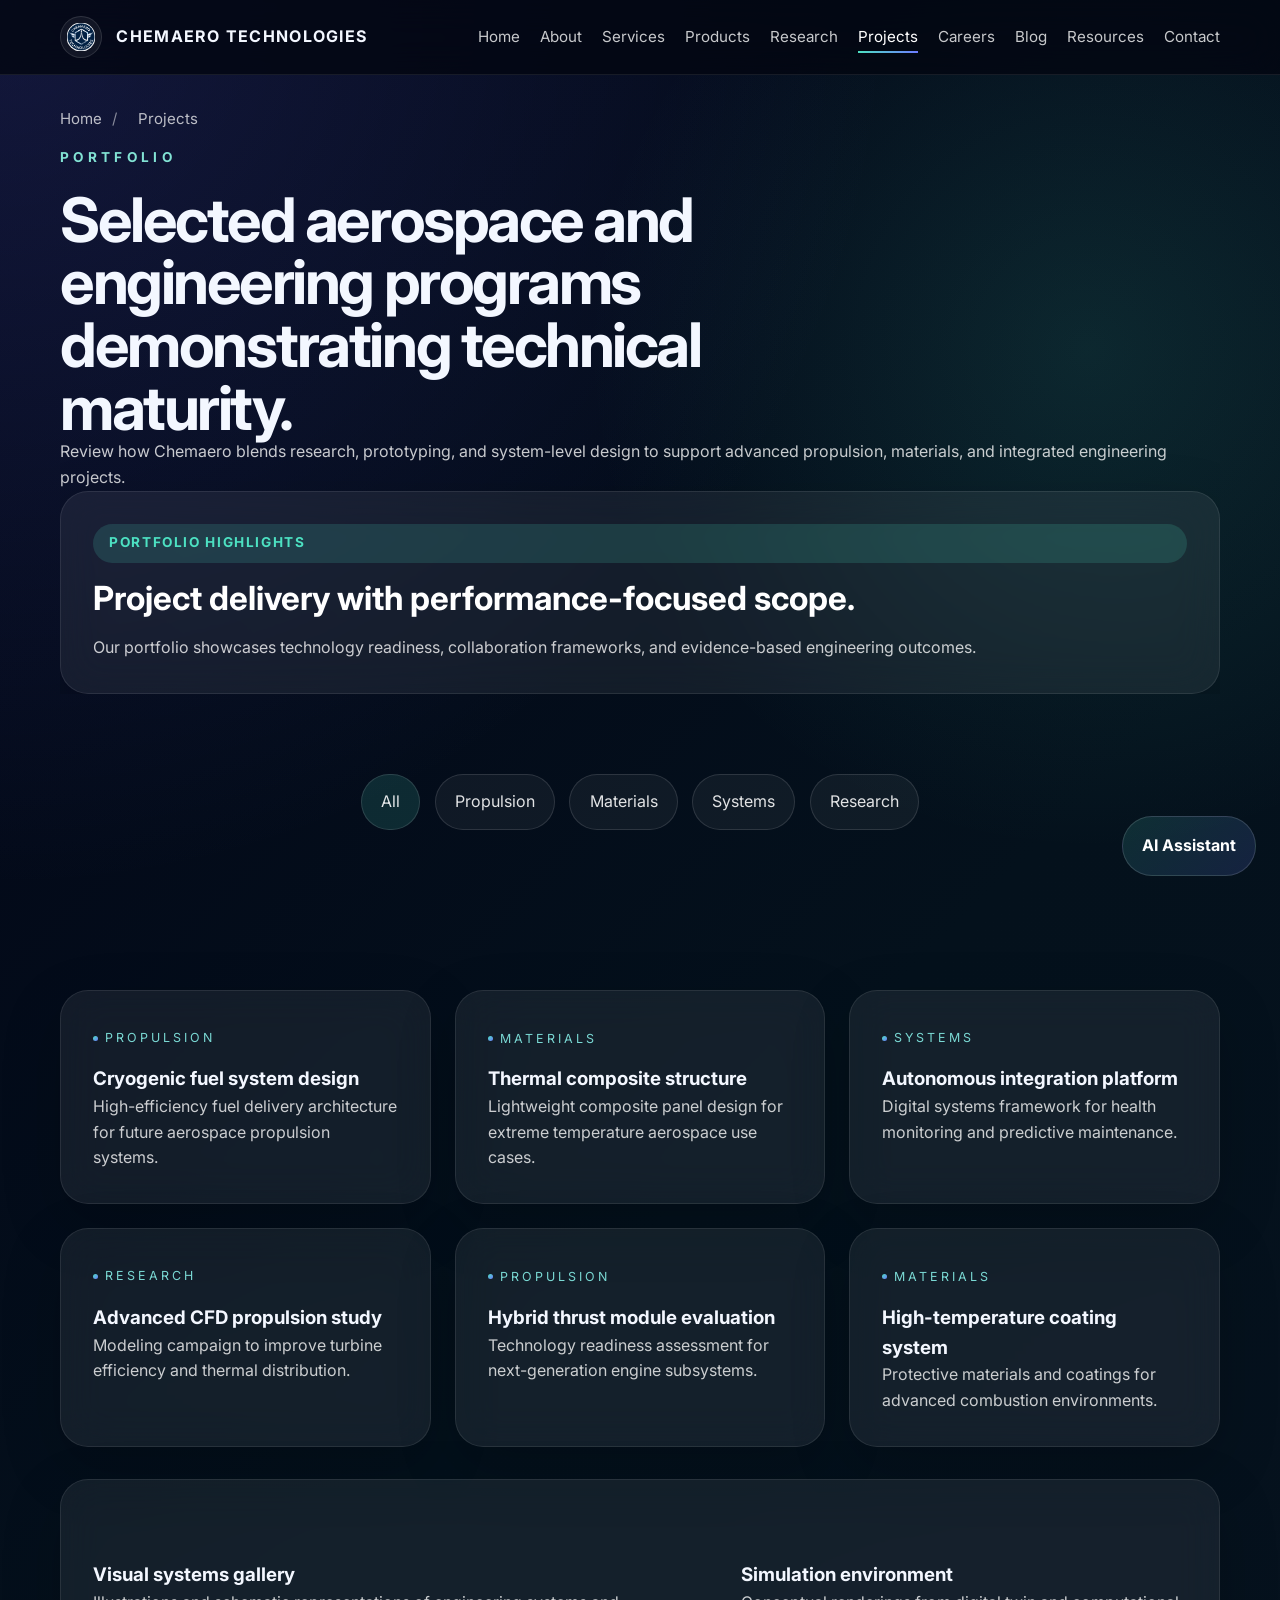
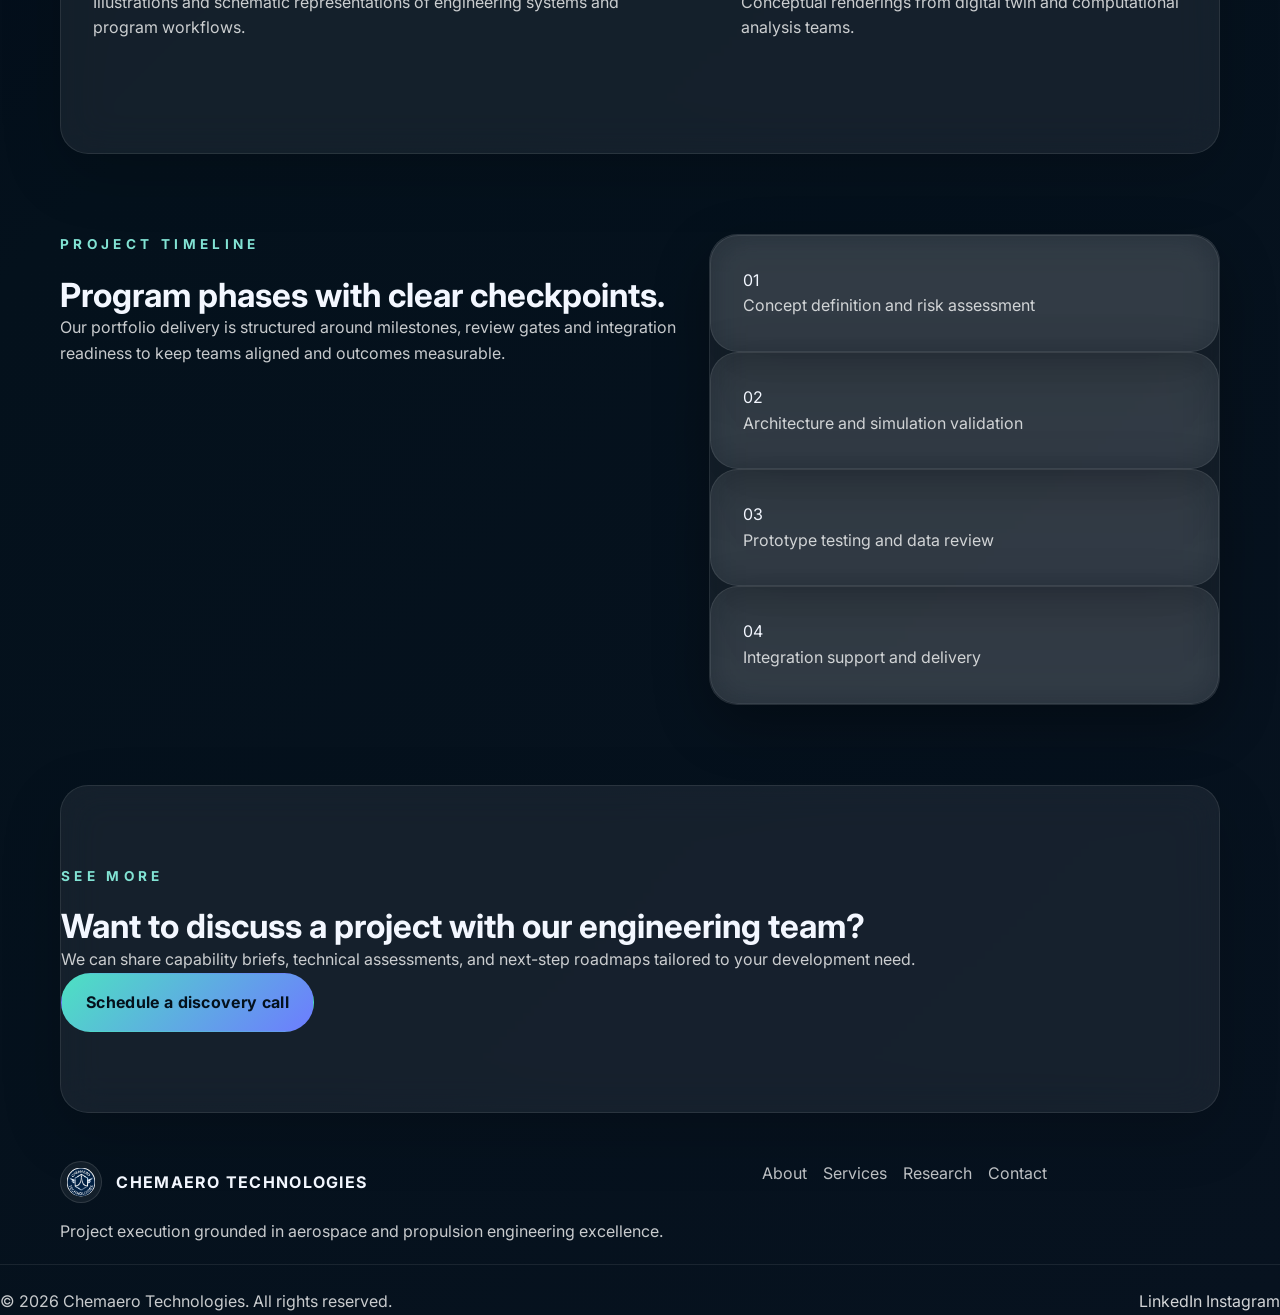
<file: projects.html>
<!DOCTYPE html>
<html lang="en">
  <head>
    <meta charset="UTF-8" />
    <meta name="viewport" content="width=device-width, initial-scale=1.0" />
    <title>Projects | Chemaero Technologies</title>
    <meta
      name="description"
      content="Explore Chemaero Technologies project portfolio with aerospace systems, propulsion development, materials innovation, and advanced research."
    />
    <meta name="robots" content="index,follow" />
    <link rel="canonical" href="https://www.chemaero.com/projects.html" />
    <meta property="og:title" content="Projects | Chemaero Technologies" />
    <meta property="og:description" content="Explore Chemaero Technologies project portfolio with aerospace systems, propulsion development, materials innovation, and advanced research." />
    <meta property="og:url" content="https://www.chemaero.com/projects.html" />
    <meta property="og:type" content="website" />
    <meta property="og:image" content="https://www.chemaero.com/logo.png" />
    <meta name="twitter:card" content="summary_large_image" />
    <link rel="preconnect" href="https://fonts.googleapis.com" />
    <link rel="preconnect" href="https://fonts.gstatic.com" crossorigin />
    <link href="https://fonts.googleapis.com/css2?family=Inter:wght@400;500;600;700;800&display=swap" rel="stylesheet" />
    <link rel="stylesheet" href="styles.css" />
  </head>
  <body class="page-projects">
    <div class="page-loader" aria-hidden="true">
      <div class="loader-ring"></div>
    </div>
    <header class="site-header" aria-label="Main navigation">
      <div class="container nav-bar">
        <a class="brand" href="index.html">
          <img src="logo.png" alt="Chemaero Technologies logo" />
          <span>Chemaero Technologies</span>
        </a>
        <button class="nav-toggle" aria-label="Toggle navigation" aria-expanded="false">
          <span></span><span></span><span></span>
        </button>
        <nav class="nav-links" aria-label="Primary navigation">
          <a href="index.html">Home</a>
          <a href="about.html">About</a>
          <a href="services.html">Services</a>
          <a href="products.html">Products</a>
          <a href="research.html">Research</a>
          <a href="projects.html" class="active">Projects</a>
          <a href="careers.html">Careers</a>
          <a href="blog.html">Blog</a>
          <a href="downloads.html">Resources</a>
          <a href="contact.html">Contact</a>
        </nav>
        <button class="theme-toggle" aria-label="Toggle dark mode">Dark</button>
      </div>
    </header>

    <main class="page-content container">
      <nav class="breadcrumbs" aria-label="Breadcrumb">
        <ol>
          <li><a href="index.html">Home</a></li>
          <li>Projects</li>
        </ol>
      </nav>

      <section class="hero-panel hero-panel--compact">
        <div>
          <p class="eyebrow">Portfolio</p>
          <h1>Selected aerospace and engineering programs demonstrating technical maturity.</h1>
          <p>Review how Chemaero blends research, prototyping, and system-level design to support advanced propulsion, materials, and integrated engineering projects.</p>
        </div>
        <div class="hero-media glass">
          <div class="media-tag">Portfolio highlights</div>
          <h2>Project delivery with performance-focused scope.</h2>
          <p>Our portfolio showcases technology readiness, collaboration frameworks, and evidence-based engineering outcomes.</p>
        </div>
      </section>

      <section class="section">
        <div class="project-filter" role="toolbar" aria-label="Project filters">
          <button class="filter-btn active" data-filter="all">All</button>
          <button class="filter-btn" data-filter="propulsion">Propulsion</button>
          <button class="filter-btn" data-filter="materials">Materials</button>
          <button class="filter-btn" data-filter="systems">Systems</button>
          <button class="filter-btn" data-filter="research">Research</button>
        </div>
      </section>

      <section class="section project-grid" aria-label="Project portfolio">
        <article class="glass project-card" data-category="propulsion">
          <span class="card-label">Propulsion</span>
          <h3>Cryogenic fuel system design</h3>
          <p>High-efficiency fuel delivery architecture for future aerospace propulsion systems.</p>
        </article>
        <article class="glass project-card" data-category="materials">
          <span class="card-label">Materials</span>
          <h3>Thermal composite structure</h3>
          <p>Lightweight composite panel design for extreme temperature aerospace use cases.</p>
        </article>
        <article class="glass project-card" data-category="systems">
          <span class="card-label">Systems</span>
          <h3>Autonomous integration platform</h3>
          <p>Digital systems framework for health monitoring and predictive maintenance.</p>
        </article>
        <article class="glass project-card" data-category="research">
          <span class="card-label">Research</span>
          <h3>Advanced CFD propulsion study</h3>
          <p>Modeling campaign to improve turbine efficiency and thermal distribution.</p>
        </article>
        <article class="glass project-card" data-category="propulsion">
          <span class="card-label">Propulsion</span>
          <h3>Hybrid thrust module evaluation</h3>
          <p>Technology readiness assessment for next-generation engine subsystems.</p>
        </article>
        <article class="glass project-card" data-category="materials">
          <span class="card-label">Materials</span>
          <h3>High-temperature coating system</h3>
          <p>Protective materials and coatings for advanced combustion environments.</p>
        </article>
      </section>

      <section class="section section-overlap glass gallery-grid">
        <div class="gallery-card">
          <div class="gallery-image gallery-1" aria-hidden="true"></div>
          <div>
            <h3>Visual systems gallery</h3>
            <p>Illustrations and schematic representations of engineering systems and program workflows.</p>
          </div>
        </div>
        <div class="gallery-card">
          <div class="gallery-image gallery-2" aria-hidden="true"></div>
          <div>
            <h3>Simulation environment</h3>
            <p>Conceptual renderings from digital twin and computational analysis teams.</p>
          </div>
        </div>
      </section>

      <section class="section split-grid">
        <div>
          <p class="eyebrow">Project timeline</p>
          <h2>Program phases with clear checkpoints.</h2>
          <p>Our portfolio delivery is structured around milestones, review gates and integration readiness to keep teams aligned and outcomes measurable.</p>
        </div>
        <div class="timeline-list glass">
          <div class="timeline-card"><span>01</span><p>Concept definition and risk assessment</p></div>
          <div class="timeline-card"><span>02</span><p>Architecture and simulation validation</p></div>
          <div class="timeline-card"><span>03</span><p>Prototype testing and data review</p></div>
          <div class="timeline-card"><span>04</span><p>Integration support and delivery</p></div>
        </div>
      </section>

      <section class="section callout-panel glass">
        <div>
          <p class="eyebrow">See more</p>
          <h2>Want to discuss a project with our engineering team?</h2>
          <p>We can share capability briefs, technical assessments, and next-step roadmaps tailored to your development need.</p>
        </div>
        <a class="btn btn-primary" href="contact.html">Schedule a discovery call</a>
      </section>
    </main>

    <footer class="site-footer">
      <div class="container footer-grid">
        <div>
          <a class="brand footer-brand" href="index.html">
            <img src="logo.png" alt="Chemaero Technologies logo" />
            <span>Chemaero Technologies</span>
          </a>
          <p>Project execution grounded in aerospace and propulsion engineering excellence.</p>
        </div>
        <div class="footer-links">
          <a href="about.html">About</a>
          <a href="services.html">Services</a>
          <a href="research.html">Research</a>
          <a href="contact.html">Contact</a>
        </div>
      </div>
      <div class="footer-bottom">
        <p>© 2026 Chemaero Technologies. All rights reserved.</p>
        <div class="social-links">
          <a data-config="linkedIn" target="_blank" rel="noreferrer noopener">LinkedIn</a>
          <a data-config="instagram" target="_blank" rel="noreferrer noopener">Instagram</a>
        </div>
      </div>
    </footer>

    <div class="chat-widget" aria-live="polite" aria-label="AI Assistant">
      <button class="chat-toggle" aria-expanded="false" aria-label="Open AI Assistant">
        <span>AI Assistant</span>
      </button>
      <section class="chat-panel" hidden>
        <div class="chat-header">
          <div>
            <p class="chat-title">CHEMAERO Assistant</p>
            <p class="chat-subtitle">Ask about services, products, research, careers, or contact details.</p>
          </div>
          <button class="chat-close" aria-label="Close chat window">×</button>
        </div>
        <div class="chat-body" role="log" aria-live="polite"></div>
        <div class="chat-suggestions" aria-label="Suggested prompts">
          <button type="button" data-prompt="Show me recent projects">Recent projects</button>
          <button type="button" data-prompt="How do you filter portfolio items?">Portfolio categories</button>
          <button type="button" data-prompt="What is your timeline process?">Timeline process</button>
        </div>
        <form class="chat-form" novalidate>
          <label class="visually-hidden" for="chatInput">Message</label>
          <input id="chatInput" name="chatInput" type="text" placeholder="Ask the assistant or request human support" autocomplete="off" />
          <button class="btn btn-primary" type="submit">Send</button>
        </form>
        <div class="chat-actions">
          <a class="btn btn-secondary" data-config="whatsapp" target="_blank" rel="noreferrer noopener">Talk to an Engineer</a>
          <button class="btn btn-tertiary" type="button" data-whatsapp="true">Escalate to WhatsApp</button>
        </div>
      </section>
    </div>

    <script src="config.js"></script>
    <script src="script.js"></script>
  </body>
</html>
</file>
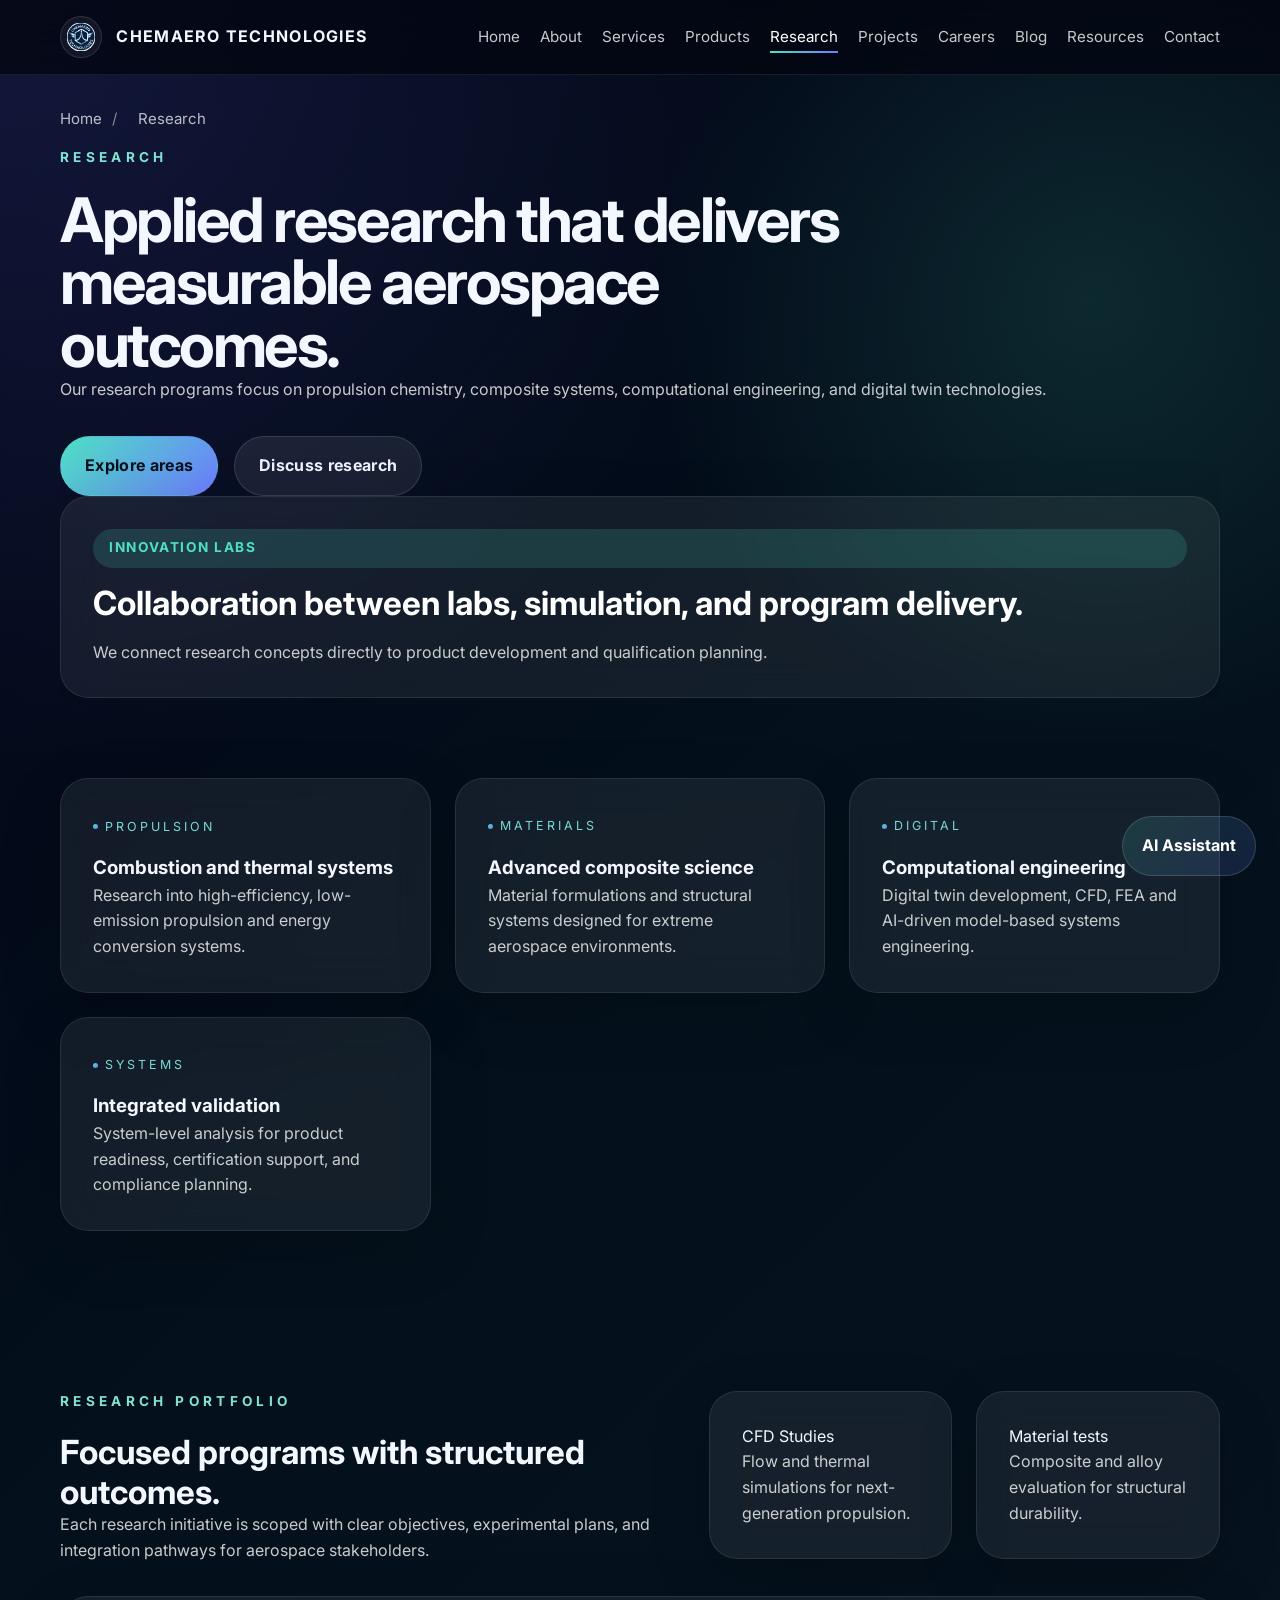
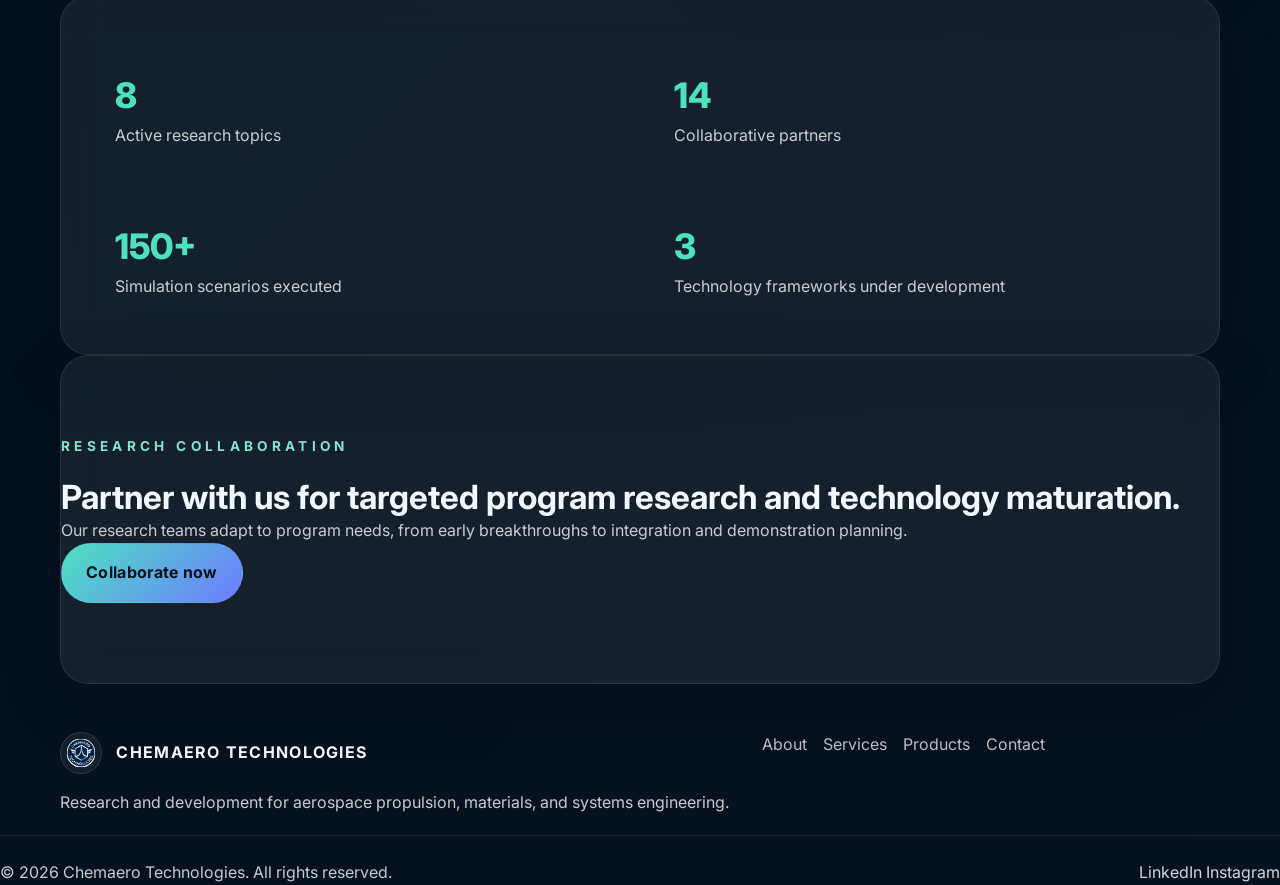
<file: research.html>
<!DOCTYPE html>
<html lang="en">
  <head>
    <meta charset="UTF-8" />
    <meta name="viewport" content="width=device-width, initial-scale=1.0" />
    <title>Research | Chemaero Technologies</title>
    <meta
      name="description"
      content="Discover Chemaero Technologies research initiatives in propulsion, materials, computational engineering, and systems innovation."
    />
    <meta name="robots" content="index,follow" />
    <link rel="canonical" href="https://www.chemaero.com/research.html" />
    <meta property="og:title" content="Research | Chemaero Technologies" />
    <meta property="og:description" content="Discover Chemaero Technologies research initiatives in propulsion, materials, computational engineering, and systems innovation." />
    <meta property="og:url" content="https://www.chemaero.com/research.html" />
    <meta property="og:type" content="website" />
    <meta property="og:image" content="https://www.chemaero.com/logo.png" />
    <meta name="twitter:card" content="summary_large_image" />
    <link rel="preconnect" href="https://fonts.googleapis.com" />
    <link rel="preconnect" href="https://fonts.gstatic.com" crossorigin />
    <link href="https://fonts.googleapis.com/css2?family=Inter:wght@400;500;600;700;800&display=swap" rel="stylesheet" />
    <link rel="stylesheet" href="styles.css" />
  </head>
  <body class="page-research">
    <div class="page-loader" aria-hidden="true">
      <div class="loader-ring"></div>
    </div>
    <header class="site-header" aria-label="Main navigation">
      <div class="container nav-bar">
        <a class="brand" href="index.html">
          <img src="logo.png" alt="Chemaero Technologies logo" />
          <span>Chemaero Technologies</span>
        </a>
        <button class="nav-toggle" aria-label="Toggle navigation" aria-expanded="false">
          <span></span><span></span><span></span>
        </button>
        <nav class="nav-links" aria-label="Primary navigation">
          <a href="index.html">Home</a>
          <a href="about.html">About</a>
          <a href="services.html">Services</a>
          <a href="products.html">Products</a>
          <a href="research.html" class="active">Research</a>
          <a href="projects.html">Projects</a>
          <a href="careers.html">Careers</a>
          <a href="blog.html">Blog</a>
          <a href="downloads.html">Resources</a>
          <a href="contact.html">Contact</a>
        </nav>
        <button class="theme-toggle" aria-label="Toggle dark mode">Dark</button>
      </div>
    </header>

    <main class="page-content container">
      <nav class="breadcrumbs" aria-label="Breadcrumb">
        <ol>
          <li><a href="index.html">Home</a></li>
          <li>Research</li>
        </ol>
      </nav>

      <section class="hero-panel hero-panel--compact">
        <div>
          <p class="eyebrow">Research</p>
          <h1>Applied research that delivers measurable aerospace outcomes.</h1>
          <p>Our research programs focus on propulsion chemistry, composite systems, computational engineering, and digital twin technologies.</p>
          <div class="hero-actions">
            <a class="btn btn-primary" href="#research-areas">Explore areas</a>
            <a class="btn btn-secondary" href="contact.html">Discuss research</a>
          </div>
        </div>
        <div class="hero-media glass">
          <div class="media-tag">Innovation labs</div>
          <h2>Collaboration between labs, simulation, and program delivery.</h2>
          <p>We connect research concepts directly to product development and qualification planning.</p>
        </div>
      </section>

      <section id="research-areas" class="section cards-grid">
        <article class="glass research-card">
          <span class="card-label">Propulsion</span>
          <h3>Combustion and thermal systems</h3>
          <p>Research into high-efficiency, low-emission propulsion and energy conversion systems.</p>
        </article>
        <article class="glass research-card">
          <span class="card-label">Materials</span>
          <h3>Advanced composite science</h3>
          <p>Material formulations and structural systems designed for extreme aerospace environments.</p>
        </article>
        <article class="glass research-card">
          <span class="card-label">Digital</span>
          <h3>Computational engineering</h3>
          <p>Digital twin development, CFD, FEA and AI-driven model-based systems engineering.</p>
        </article>
        <article class="glass research-card">
          <span class="card-label">Systems</span>
          <h3>Integrated validation</h3>
          <p>System-level analysis for product readiness, certification support, and compliance planning.</p>
        </article>
      </section>

      <section class="section split-grid">
        <div>
          <p class="eyebrow">Research portfolio</p>
          <h2>Focused programs with structured outcomes.</h2>
          <p>Each research initiative is scoped with clear objectives, experimental plans, and integration pathways for aerospace stakeholders.</p>
        </div>
        <div class="gallery-grid">
          <div class="glass gallery-card">
            <span>CFD Studies</span>
            <p>Flow and thermal simulations for next-generation propulsion.</p>
          </div>
          <div class="glass gallery-card">
            <span>Material tests</span>
            <p>Composite and alloy evaluation for structural durability.</p>
          </div>
        </div>
      </section>

      <section class="section stats-panel glass section-overlap">
        <div class="stat-item">
          <span>8</span>
          <p>Active research topics</p>
        </div>
        <div class="stat-item">
          <span>14</span>
          <p>Collaborative partners</p>
        </div>
        <div class="stat-item">
          <span>150+</span>
          <p>Simulation scenarios executed</p>
        </div>
        <div class="stat-item">
          <span>3</span>
          <p>Technology frameworks under development</p>
        </div>
      </section>

      <section class="section callout-panel glass">
        <div>
          <p class="eyebrow">Research collaboration</p>
          <h2>Partner with us for targeted program research and technology maturation.</h2>
          <p>Our research teams adapt to program needs, from early breakthroughs to integration and demonstration planning.</p>
        </div>
        <a class="btn btn-primary" href="contact.html">Collaborate now</a>
      </section>
    </main>

    <footer class="site-footer">
      <div class="container footer-grid">
        <div>
          <a class="brand footer-brand" href="index.html">
            <img src="logo.png" alt="Chemaero Technologies logo" />
            <span>Chemaero Technologies</span>
          </a>
          <p>Research and development for aerospace propulsion, materials, and systems engineering.</p>
        </div>
        <div class="footer-links">
          <a href="about.html">About</a>
          <a href="services.html">Services</a>
          <a href="products.html">Products</a>
          <a href="contact.html">Contact</a>
        </div>
      </div>
      <div class="footer-bottom">
        <p>© 2026 Chemaero Technologies. All rights reserved.</p>
        <div class="social-links">
          <a data-config="linkedIn" target="_blank" rel="noreferrer noopener">LinkedIn</a>
          <a data-config="instagram" target="_blank" rel="noreferrer noopener">Instagram</a>
        </div>
      </div>
    </footer>

    <div class="chat-widget" aria-live="polite" aria-label="AI Assistant">
      <button class="chat-toggle" aria-expanded="false" aria-label="Open AI Assistant">
        <span>AI Assistant</span>
      </button>
      <section class="chat-panel" hidden>
        <div class="chat-header">
          <div>
            <p class="chat-title">CHEMAERO Assistant</p>
            <p class="chat-subtitle">Ask about services, products, research, careers, or contact details.</p>
          </div>
          <button class="chat-close" aria-label="Close chat window">×</button>
        </div>
        <div class="chat-body" role="log" aria-live="polite"></div>
        <div class="chat-suggestions" aria-label="Suggested prompts">
          <button type="button" data-prompt="What research areas do you cover?">Research areas</button>
          <button type="button" data-prompt="How do you validate propulsion systems?">Validation process</button>
          <button type="button" data-prompt="Explain your materials research">Materials research</button>
        </div>
        <form class="chat-form" novalidate>
          <label class="visually-hidden" for="chatInput">Message</label>
          <input id="chatInput" name="chatInput" type="text" placeholder="Ask the assistant or request human support" autocomplete="off" />
          <button class="btn btn-primary" type="submit">Send</button>
        </form>
        <div class="chat-actions">
          <a class="btn btn-secondary" data-config="whatsapp" target="_blank" rel="noreferrer noopener">Talk to an Engineer</a>
          <button class="btn btn-tertiary" type="button" data-whatsapp="true">Escalate to WhatsApp</button>
        </div>
      </section>
    </div>

    <script src="config.js"></script>
    <script src="script.js"></script>
  </body>
</html>
</file>
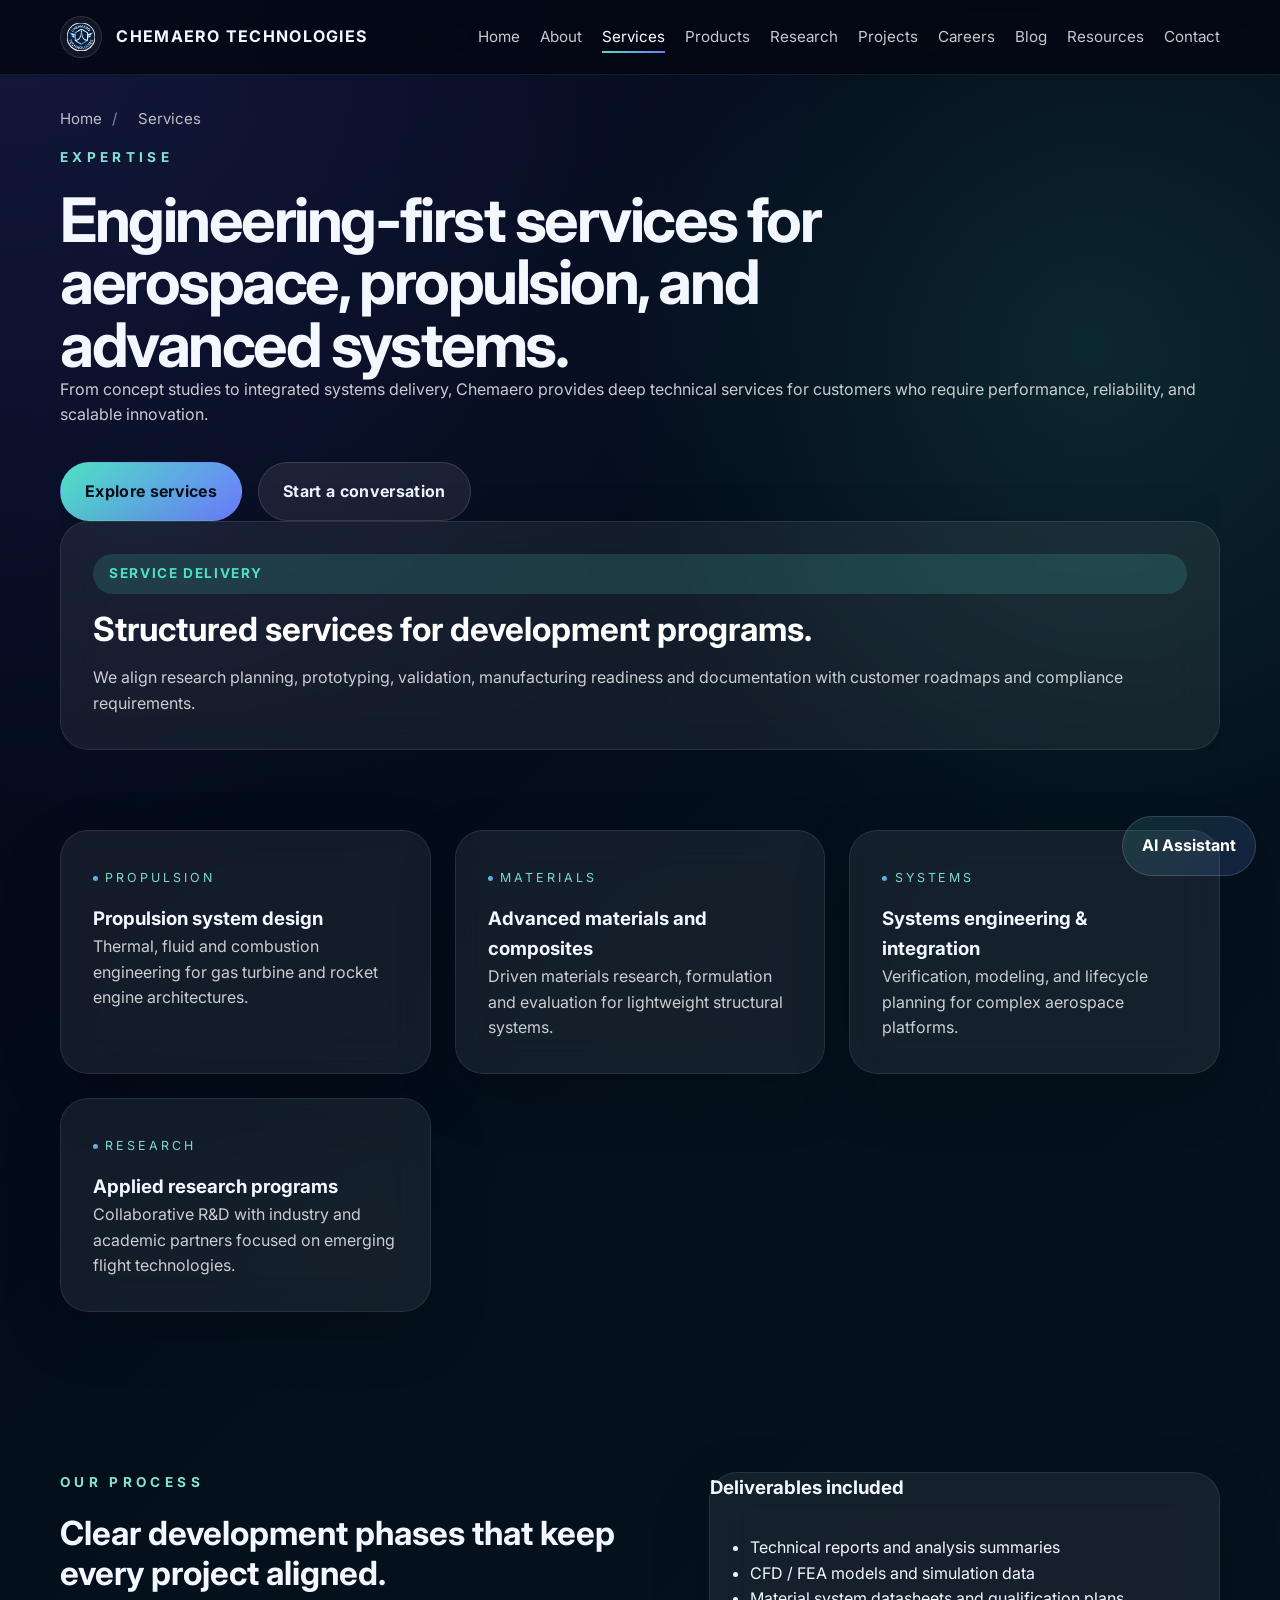
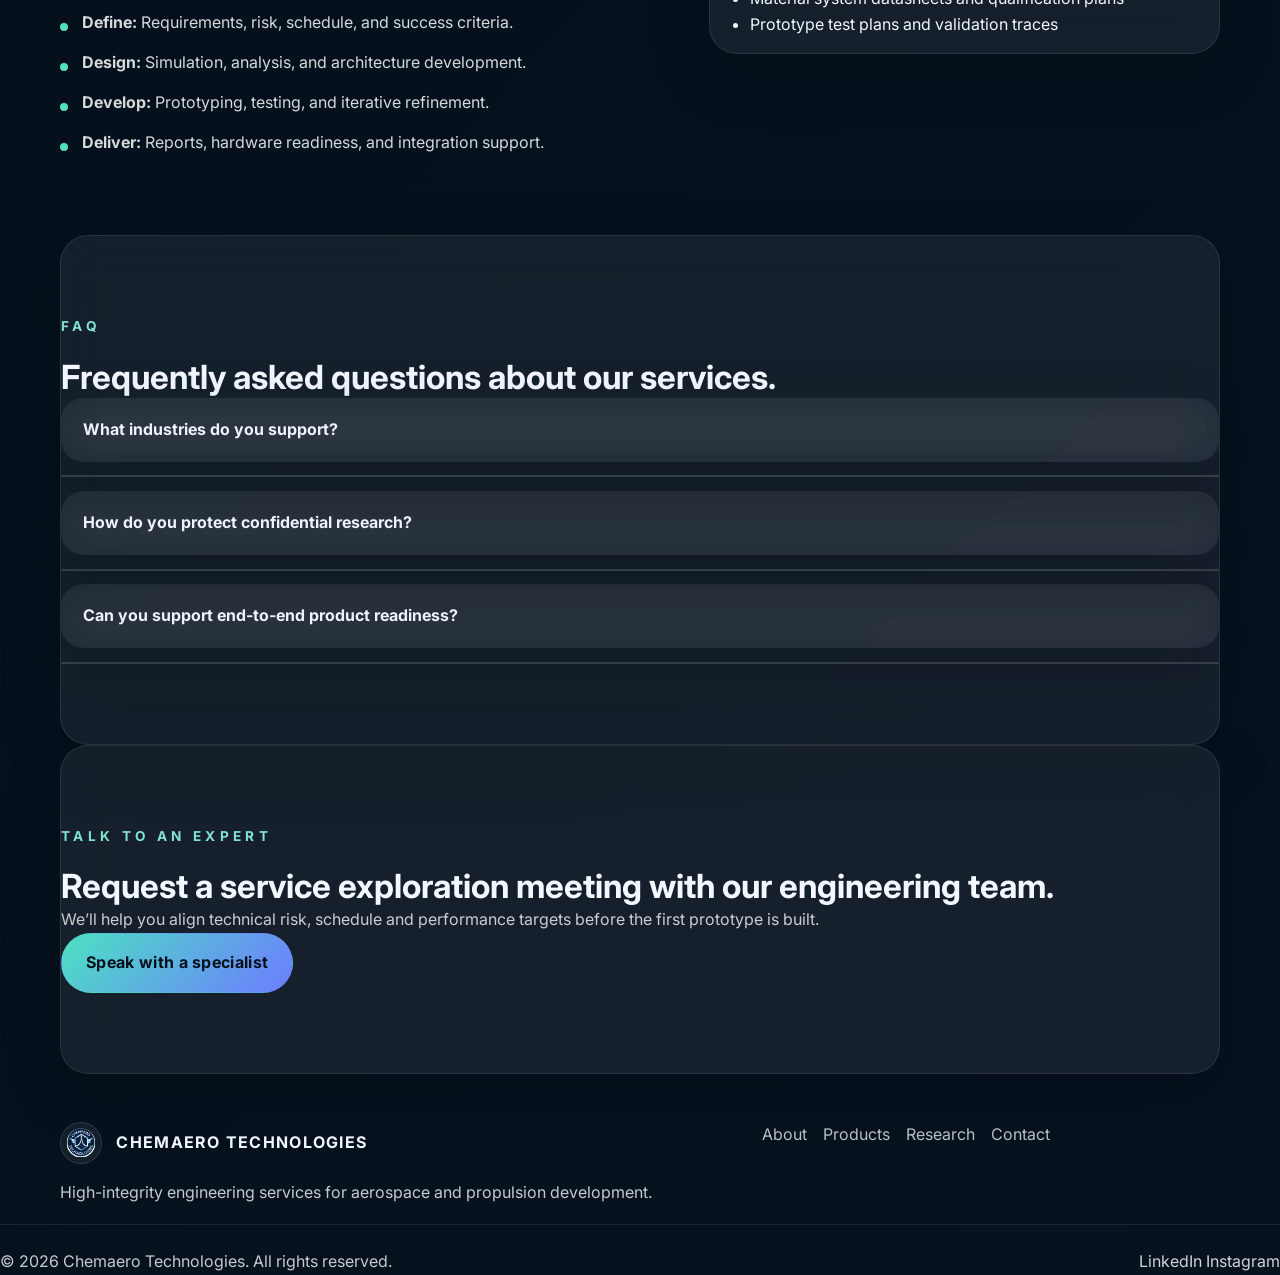
<file: services.html>
<!DOCTYPE html>
<html lang="en">
  <head>
    <meta charset="UTF-8" />
    <meta name="viewport" content="width=device-width, initial-scale=1.0" />
    <title>Services | Chemaero Technologies</title>
    <meta
      name="description"
      content="Explore Chemaero Technologies services including aerospace propulsion, advanced materials, systems engineering, and research development."
    />
    <meta name="robots" content="index,follow" />
    <link rel="canonical" href="https://www.chemaero.com/services.html" />
    <meta property="og:title" content="Services | Chemaero Technologies" />
    <meta property="og:description" content="Explore Chemaero Technologies services including aerospace propulsion, advanced materials, systems engineering, and research development." />
    <meta property="og:url" content="https://www.chemaero.com/services.html" />
    <meta property="og:type" content="website" />
    <meta property="og:image" content="https://www.chemaero.com/logo.png" />
    <meta name="twitter:card" content="summary_large_image" />
    <link rel="preconnect" href="https://fonts.googleapis.com" />
    <link rel="preconnect" href="https://fonts.gstatic.com" crossorigin />
    <link href="https://fonts.googleapis.com/css2?family=Inter:wght@400;500;600;700;800&display=swap" rel="stylesheet" />
    <link rel="stylesheet" href="styles.css" />
  </head>
  <body class="page-services">
    <div class="page-loader" aria-hidden="true">
      <div class="loader-ring"></div>
    </div>
    <header class="site-header" aria-label="Main navigation">
      <div class="container nav-bar">
        <a class="brand" href="index.html">
          <img src="logo.png" alt="Chemaero Technologies logo" />
          <span>Chemaero Technologies</span>
        </a>
        <button class="nav-toggle" aria-label="Toggle navigation" aria-expanded="false">
          <span></span><span></span><span></span>
        </button>
        <nav class="nav-links" aria-label="Primary navigation">
          <a href="index.html">Home</a>
          <a href="about.html">About</a>
          <a href="services.html" class="active">Services</a>
          <a href="products.html">Products</a>
          <a href="research.html">Research</a>
          <a href="projects.html">Projects</a>
          <a href="careers.html">Careers</a>
          <a href="blog.html">Blog</a>
          <a href="downloads.html">Resources</a>
          <a href="contact.html">Contact</a>
        </nav>
        <button class="theme-toggle" aria-label="Toggle dark mode">Dark</button>
      </div>
    </header>

    <main class="page-content container">
      <nav class="breadcrumbs" aria-label="Breadcrumb">
        <ol>
          <li><a href="index.html">Home</a></li>
          <li>Services</li>
        </ol>
      </nav>

      <section class="hero-panel hero-panel--service">
        <div>
          <p class="eyebrow">Expertise</p>
          <h1>Engineering-first services for aerospace, propulsion, and advanced systems.</h1>
          <p>From concept studies to integrated systems delivery, Chemaero provides deep technical services for customers who require performance, reliability, and scalable innovation.</p>
          <div class="hero-actions">
            <a class="btn btn-primary" href="#service-list">Explore services</a>
            <a class="btn btn-secondary" href="contact.html">Start a conversation</a>
          </div>
        </div>
        <div class="hero-media glass">
          <div class="media-tag">Service delivery</div>
          <h2>Structured services for development programs.</h2>
          <p>We align research planning, prototyping, validation, manufacturing readiness and documentation with customer roadmaps and compliance requirements.</p>
        </div>
      </section>

      <section id="service-list" class="section cards-grid">
        <article class="glass service-card">
          <span class="card-label">Propulsion</span>
          <h3>Propulsion system design</h3>
          <p>Thermal, fluid and combustion engineering for gas turbine and rocket engine architectures.</p>
        </article>
        <article class="glass service-card">
          <span class="card-label">Materials</span>
          <h3>Advanced materials and composites</h3>
          <p>Driven materials research, formulation and evaluation for lightweight structural systems.</p>
        </article>
        <article class="glass service-card">
          <span class="card-label">Systems</span>
          <h3>Systems engineering & integration</h3>
          <p>Verification, modeling, and lifecycle planning for complex aerospace platforms.</p>
        </article>
        <article class="glass service-card">
          <span class="card-label">Research</span>
          <h3>Applied research programs</h3>
          <p>Collaborative R&amp;D with industry and academic partners focused on emerging flight technologies.</p>
        </article>
      </section>

      <section class="section split-grid">
        <div>
          <p class="eyebrow">Our process</p>
          <h2>Clear development phases that keep every project aligned.</h2>
          <ul class="process-list">
            <li><strong>Define:</strong> Requirements, risk, schedule, and success criteria.</li>
            <li><strong>Design:</strong> Simulation, analysis, and architecture development.</li>
            <li><strong>Develop:</strong> Prototyping, testing, and iterative refinement.</li>
            <li><strong>Deliver:</strong> Reports, hardware readiness, and integration support.</li>
          </ul>
        </div>
        <div class="glass process-panel">
          <h3>Deliverables included</h3>
          <ul>
            <li>Technical reports and analysis summaries</li>
            <li>CFD / FEA models and simulation data</li>
            <li>Material system datasheets and qualification plans</li>
            <li>Prototype test plans and validation traces</li>
          </ul>
        </div>
      </section>

      <section class="section glass faq-panel" aria-labelledby="faq-title">
        <div>
          <p class="eyebrow">FAQ</p>
          <h2 id="faq-title">Frequently asked questions about our services.</h2>
        </div>
        <div class="accordion" role="tablist">
          <button class="accordion-button" aria-expanded="false" aria-controls="faq1" id="faq1-button">What industries do you support?</button>
          <div id="faq1" class="accordion-panel" role="region" aria-labelledby="faq1-button">
            <p>We support aerospace, space systems, defense, energy, industrial automation, and advanced manufacturing programs.</p>
          </div>
          <button class="accordion-button" aria-expanded="false" aria-controls="faq2" id="faq2-button">How do you protect confidential research?</button>
          <div id="faq2" class="accordion-panel" role="region" aria-labelledby="faq2-button">
            <p>We operate under secure collaboration agreements, compartmentalized workflows, and trusted partner policies that keep sensitive work protected.</p>
          </div>
          <button class="accordion-button" aria-expanded="false" aria-controls="faq3" id="faq3-button">Can you support end-to-end product readiness?</button>
          <div id="faq3" class="accordion-panel" role="region" aria-labelledby="faq3-button">
            <p>Yes. Our service portfolio includes concept validation, prototyping, qualification planning, and integration support through early production stages.</p>
          </div>
        </div>
      </section>

      <section class="section callout-panel glass">
        <div>
          <p class="eyebrow">Talk to an expert</p>
          <h2>Request a service exploration meeting with our engineering team.</h2>
          <p>We’ll help you align technical risk, schedule and performance targets before the first prototype is built.</p>
        </div>
        <a class="btn btn-primary" href="contact.html">Speak with a specialist</a>
      </section>
    </main>

    <footer class="site-footer">
      <div class="container footer-grid">
        <div>
          <a class="brand footer-brand" href="index.html">
            <img src="logo.png" alt="Chemaero Technologies logo" />
            <span>Chemaero Technologies</span>
          </a>
          <p>High-integrity engineering services for aerospace and propulsion development.</p>
        </div>
        <div class="footer-links">
          <a href="about.html">About</a>
          <a href="products.html">Products</a>
          <a href="research.html">Research</a>
          <a href="contact.html">Contact</a>
        </div>
      </div>
      <div class="footer-bottom">
        <p>© 2026 Chemaero Technologies. All rights reserved.</p>
        <div class="social-links">
          <a data-config="linkedIn" target="_blank" rel="noreferrer noopener">LinkedIn</a>
          <a data-config="instagram" target="_blank" rel="noreferrer noopener">Instagram</a>
        </div>
      </div>
    </footer>

    <div class="chat-widget" aria-live="polite" aria-label="AI Assistant">
      <button class="chat-toggle" aria-expanded="false" aria-label="Open AI Assistant">
        <span>AI Assistant</span>
      </button>
      <section class="chat-panel" hidden>
        <div class="chat-header">
          <div>
            <p class="chat-title">CHEMAERO Assistant</p>
            <p class="chat-subtitle">Ask about services, products, research, careers, or contact details.</p>
          </div>
          <button class="chat-close" aria-label="Close chat window">×</button>
        </div>
        <div class="chat-body" role="log" aria-live="polite"></div>
        <div class="chat-suggestions" aria-label="Suggested prompts">
          <button type="button" data-prompt="Explain your materials services">Materials services</button>
          <button type="button" data-prompt="How do you support propulsion programs?">Propulsion programs</button>
          <button type="button" data-prompt="What is your development process?">Development process</button>
        </div>
        <form class="chat-form" novalidate>
          <label class="visually-hidden" for="chatInput">Message</label>
          <input id="chatInput" name="chatInput" type="text" placeholder="Ask the assistant or request human support" autocomplete="off" />
          <button class="btn btn-primary" type="submit">Send</button>
        </form>
        <div class="chat-actions">
          <a class="btn btn-secondary" data-config="whatsapp" target="_blank" rel="noreferrer noopener">Talk to an Engineer</a>
          <button class="btn btn-tertiary" type="button" data-whatsapp="true">Escalate to WhatsApp</button>
        </div>
      </section>
    </div>

    <script src="config.js"></script>
    <script src="script.js"></script>
  </body>
</html>
</file>
<file: styles.css>
:root {
  color-scheme: dark;
  --bg: #030712;
  --surface: rgba(255,255,255,.08);
  --panel: rgba(255, 255, 255, 0.06);
  --border: rgba(255, 255, 255, 0.12);
  --text: #f3f7ff;
  --muted: #9bb0cf;
  --accent: #4de1c2;
  --accent-2: #6d7cff;
  --shadow: 0 20px 50px rgba(0, 0, 0, 0.35);
}

* {
  box-sizing: border-box;
}
html {
  scroll-behavior: smooth;
}
body {
  margin: 0;
  min-height: 100vh;
  font-family: 'Inter', sans-serif;
  background: radial-gradient(circle at top left, rgba(109, 124, 255, 0.16), transparent 28%), radial-gradient(circle at 85% 12%, rgba(77, 225, 194, 0.12), transparent 18%), linear-gradient(135deg, #020417 0%, #04111c 45%, #07121f 100%);
  color: var(--text);
  line-height: 1.6;
  overflow-x: hidden;
}
img {
  display: block;
  max-width: 100%;
}
a {
  color: inherit;
  text-decoration: none;
}
button,
input,
textarea {
  font: inherit;
}
button {
  cursor: pointer;
}
.container {
  width: min(1160px, calc(100% - 2rem));
  margin: 0 auto;
}

.page-loader {
  position: fixed;
  inset: 0;
  z-index: 80;
  display: grid;
  place-items: center;
  background: rgba(3, 7, 18, 0.96);
  backdrop-filter: blur(8px);
  transition: opacity 250ms ease, transform 250ms ease;
}

.page-loader.hidden {
  opacity: 0;
  transform: scale(0.98);
  pointer-events: none;
}

.loader-ring {
  width: 64px;
  height: 64px;
  border: 5px solid rgba(255, 255, 255, 0.08);
  border-top-color: rgba(77, 225, 194, 0.95);
  border-radius: 50%;
  animation: spin 1.1s linear infinite;
}

#particles {
  position: fixed;
  inset: 0;
  z-index: 2;
  pointer-events: none;
}

.particle {
  position: absolute;
  pointer-events: none;
  border-radius: 999px;
  will-change: transform;
}

.nav-bar {
  display: flex;
  align-items: center;
  justify-content: space-between;
  gap: 1rem;
  padding: 1rem 0;
}

.site-header {
  position: sticky;
  top: 0;
  z-index: 40;
  background: rgba(3, 7, 18, 0.82);
  border-bottom: 1px solid rgba(255, 255, 255, 0.08);
  backdrop-filter: blur(18px);
}
.nav {
  display: flex;
  align-items: center;
  justify-content: space-between;
  gap: 1rem;
  padding: 1rem 0;
}
.brand {
  display: inline-flex;
  align-items: center;
  gap: 0.9rem;
  letter-spacing: 0.08em;
  text-transform: uppercase;
  font-weight: 700;
}
.brand img {
  width: 42px;
  height: 42px;
  border-radius: 999px;
  padding: 0.35rem;
  background: rgba(255, 255, 255, 0.06);
  border: 1px solid rgba(255, 255, 255, 0.12);
}
.nav-links {
  display: flex;
  flex-wrap: wrap;
  gap: 1.25rem;
  color: rgba(255, 255, 255, 0.78);
  font-size: 0.95rem;
}
.nav-links a {
  position: relative;
  transition: color 180ms ease;
}
.nav-links a::after {
  content: '';
  position: absolute;
  left: 0;
  bottom: -0.25rem;
  width: 100%;
  height: 2px;
  background: linear-gradient(90deg, #4de1c2, #6d7cff);
  transform: scaleX(0);
  transform-origin: left;
  transition: transform 180ms ease;
}
.nav-links a:hover,
.nav-links a.active {
  color: #ffffff;
}
.nav-links a:hover::after,
.nav-links a.active::after {
  transform: scaleX(1);
}
.nav-toggle {
  display: none;
  background: transparent;
  border: 0;
  padding: 0.35rem;
}
.nav-toggle span {
  display: block;
  width: 24px;
  height: 2px;
  margin: 5px 0;
  border-radius: 999px;
  background: var(--text);
}
.theme-toggle {
  display: inline-flex;
  align-items: center;
  justify-content: center;
  min-width: 88px;
  padding: 0.9rem 1rem;
  border-radius: 999px;
  border: 1px solid rgba(255, 255, 255, 0.12);
  background: rgba(255, 255, 255, 0.06);
  color: #f3f7ff;
  font-weight: 700;
  transition: background 180ms ease, transform 180ms ease;
}
.theme-toggle:hover {
  transform: translateY(-1px);
  background: rgba(255, 255, 255, 0.1);
}

.hero,
.hero-panel {
  position: relative;
  overflow: hidden;
}
.hero {
  min-height: 100vh;
  display: grid;
  align-items: center;
  padding: 5rem 0 4rem;
  background: linear-gradient(120deg, rgba(3, 7, 18, 0.78), rgba(3, 7, 18, 0.35)), url('https://images.unsplash.com/photo-1446776877081-d282a0f896e2?auto=format&fit=crop&w=1600&q=80') center/cover no-repeat;
  isolation: isolate;
}
.hero::before {
  content: '';
  position: absolute;
  inset: 0;
  pointer-events: none;
  background: radial-gradient(circle at center, rgba(255, 255, 255, 0.03), transparent 42%);
}
.hero-inner,
.hero-panel-inner {
  position: relative;
  z-index: 1;
  display: grid;
  grid-template-columns: 1.1fr 0.9fr;
  gap: 2.4rem;
  align-items: center;
}
.hero-copy,
.hero-panel-copy {
  max-width: 720px;
}
.eyebrow {
  color: #82e3d4;
  letter-spacing: 0.32em;
  font-size: 0.85rem;
  font-weight: 700;
  text-transform: uppercase;
  margin-bottom: 1.25rem;
}
h1,
h2,
h3,
p {
  margin: 0;
}
h1 {
  font-size: clamp(2.8rem, 4.8vw, 5.2rem);
  line-height: 1.02;
  letter-spacing: -0.04em;
  max-width: 55rem;
}
h2 {
  font-size: clamp(1.9rem, 2.6vw, 2.8rem);
  line-height: 1.2;
}
p {
  color: rgba(255, 255, 255, 0.78);
}
.hero-copy p {
  margin-top: 1.4rem;
  max-width: 58ch;
}
.hero-actions {
  display: flex;
  flex-wrap: wrap;
  gap: 1rem;
  margin-top: 2.1rem;
}
.btn {
  display: inline-flex;
  align-items: center;
  justify-content: center;
  border-radius: 999px;
  font-weight: 700;
  letter-spacing: 0.02em;
  padding: 1rem 1.5rem;
  border: 1px solid transparent;
  transition: transform 200ms ease, box-shadow 200ms ease, background 200ms ease;
}
.btn:hover {
  transform: translateY(-2px);
  box-shadow: 0 18px 40px rgba(77, 225, 194, 0.16);
}
.btn-primary {
  background: linear-gradient(135deg, #4de1c2 0%, #6d7cff 100%);
  color: #04111c;
}
.btn-secondary {
  background: rgba(255, 255, 255, 0.08);
  border-color: rgba(255, 255, 255, 0.12);
  color: #eef2ff;
}
.btn-tertiary {
  background: rgba(255, 255, 255, 0.04);
  border-color: rgba(255, 255, 255, 0.1);
  color: #eef2ff;
}
.glass,
.hero-media,
.card,
.section-panel,
.testimonial-card,
.project-card,
.product-card,
.resource-card,
.article-card,
.contact-details,
.contact-form,
.newsletter-form,
.stats-panel,
.timeline-card,
.accordion-button,
.accordion-panel {
  background: rgba(255, 255, 255, 0.065);
  border: 1px solid rgba(255, 255, 255, 0.09);
  border-radius: 28px;
  box-shadow: 0 20px 60px rgba(0, 0, 0, 0.18);
  backdrop-filter: blur(20px);
}
.hero-media {
  padding: 2rem;
  display: flex;
  flex-direction: column;
  gap: 1rem;
}
.media-tag {
  display: inline-flex;
  padding: 0.55rem 1rem;
  border-radius: 999px;
  background: rgba(77, 225, 194, 0.16);
  color: #4de1c2;
  font-size: 0.85rem;
  font-weight: 700;
  letter-spacing: 0.12em;
  text-transform: uppercase;
}
.hero-media h2 {
  color: #ffffff;
}
.hero-media p {
  margin-bottom: 0;
}
.section {
  padding: 5rem 0;
  position: relative;
  z-index: 1;
}
.section-title {
  display: grid;
  gap: 0.75rem;
  margin-bottom: 2rem;
}
.section-title p {
  letter-spacing: 0.28em;
  text-transform: uppercase;
  font-size: 0.8rem;
  color: #89c6db;
  font-weight: 700;
}
.section-title h2 {
  max-width: 52rem;
}
.cards-grid,
.testimonial-grid,
.resource-grid,
.project-grid,
.gallery-grid {
  display: grid;
  gap: 1.5rem;
}
.cards-grid {
  grid-template-columns: repeat(3, minmax(0, 1fr));
}
.testimonial-grid,
.project-grid,
.resource-grid {
  grid-template-columns: repeat(3, minmax(0, 1fr));
}
.gallery-grid {
  grid-template-columns: repeat(2, minmax(0, 1fr));
}
.card,
.service-card,
.product-card,
.research-card,
.role-card,
.blog-card,
.resource-card,
.project-card,
.gallery-card,
.timeline-card,
.stats-panel {
  padding: 2rem;
}
.card-label,
.section-label,
.feature-tag {
  display: inline-flex;
  align-items: center;
  gap: 0.45rem;
  margin-bottom: 1rem;
  font-size: 0.78rem;
  text-transform: uppercase;
  letter-spacing: 0.24em;
  color: #7ad9d4;
}
.card-label::before {
  content: '';
  display: inline-block;
  width: 5px;
  height: 5px;
  border-radius: 50%;
  background: linear-gradient(135deg, #4de1c2, #6d7cff);
}
.feature-list,
.process-list,
.benefits-panel ul,
.contact-details ul,
.faq-panel ul {
  list-style: none;
  margin: 1rem 0 0;
  padding: 0;
  display: grid;
  gap: 0.9rem;
}
.feature-list li,
.process-list li,
.benefits-panel li,
.contact-details li {
  position: relative;
  padding-left: 1.4rem;
  color: rgba(255, 255, 255, 0.84);
}
.feature-list li::before,
.process-list li::before,
.benefits-panel li::before {
  content: '';
  position: absolute;
  left: 0;
  top: 0.85rem;
  width: 8px;
  height: 8px;
  border-radius: 50%;
  background: #4de1c2;
}
.split-grid,
.contact-grid,
.section-overlap,
.stats-panel {
  display: grid;
  gap: 1.5rem;
  grid-template-columns: 1.1fr 0.9fr;
  align-items: start;
}
.section-overlap {
  margin-top: -3rem;
  padding-top: 3rem;
}
.stats-panel {
  grid-template-columns: repeat(2, minmax(0, 1fr));
}
.stats-panel .stat-item {
  padding: 1.4rem;
}
.stats-panel .stat-item span {
  display: block;
  font-size: 2.2rem;
  font-weight: 800;
  color: #4de1c2;
}
.project-filter {
  display: flex;
  flex-wrap: wrap;
  gap: 0.9rem;
  justify-content: center;
}
.filter-btn {
  border-radius: 999px;
  background: rgba(255, 255, 255, 0.05);
  border: 1px solid rgba(255, 255, 255, 0.12);
  color: rgba(255, 255, 255, 0.88);
  padding: 0.9rem 1.2rem;
  transition: background 180ms ease, transform 180ms ease;
}
.filter-btn:hover,
.filter-btn.active {
  background: rgba(77, 225, 194, 0.14);
}
.testimonial-card p {
  margin-bottom: 1.2rem;
  color: rgba(255, 255, 255, 0.86);
}
.testimonial-card strong {
  display: block;
  font-weight: 700;
  color: #ffffff;
}
.accordion {
  display: grid;
  gap: 0.85rem;
}
.accordion-button {
  width: 100%;
  border: 0;
  border-radius: 22px;
  background: rgba(255, 255, 255, 0.04);
  color: #eef2ff;
  padding: 1.2rem 1.4rem;
  font-size: 1rem;
  font-weight: 700;
  text-align: left;
  transition: background 180ms ease;
}
.accordion-button[aria-expanded='true'] {
  background: rgba(77, 225, 194, 0.12);
}
.accordion-panel {
  overflow: hidden;
  max-height: 0;
  transition: max-height 240ms ease;
}
.accordion-panel p {
  margin: 1rem 0;
}
.contact-form,
.newsletter-form,
.process-panel,
.benefits-panel,
.contact-panel {
  display: grid;
  gap: 1rem;
}
.contact-form input,
.contact-form textarea,
.newsletter-form input {
  width: 100%;
  border-radius: 18px;
  border: 1px solid rgba(255, 255, 255, 0.12);
  background: rgba(255, 255, 255, 0.06);
  color: #eef2ff;
  padding: 1rem 1.1rem;
  outline: none;
}
.contact-form textarea {
  min-height: 150px;
  resize: vertical;
}
.contact-form .form-note {
  color: rgba(255, 255, 255, 0.72);
  font-size: 0.94rem;
}
.contact-form .form-feedback {
  color: #9df2c9;
  font-size: 0.95rem;
  margin-top: -0.5rem;
  opacity: 1;
  transition: opacity 240ms ease;
}
.newsletter-form {
  grid-template-columns: 1fr auto;
  align-items: center;
  padding: 1.6rem;
}
.newsletter-form input {
  margin: 0;
}
.newsletter-form button {
  margin: 0;
}
.footer-grid {
  display: grid;
  grid-template-columns: 1.2fr 0.8fr;
  gap: 1rem;
  padding: 3rem 0 1.2rem;
}
.footer-brand {
  display: inline-flex;
  align-items: center;
  gap: 0.9rem;
  margin-bottom: 1rem;
}
.footer-links {
  display: flex;
  flex-wrap: wrap;
  gap: 1rem;
  color: rgba(255, 255, 255, 0.74);
}
.footer-bottom {
  display: flex;
  flex-wrap: wrap;
  justify-content: space-between;
  gap: 1rem;
  padding-top: 1.5rem;
  border-top: 1px solid rgba(255, 255, 255, 0.08);
  color: rgba(255, 255, 255, 0.68);
}
.social-links a {
  color: rgba(255, 255, 255, 0.82);
}
.breadcrumbs {
  margin: 2rem 0 1rem;
  color: rgba(255, 255, 255, 0.72);
  font-size: 0.94rem;
}
.breadcrumbs ol {
  display: flex;
  flex-wrap: wrap;
  gap: 0.65rem;
  padding: 0;
  margin: 0;
  list-style: none;
}
.breadcrumbs li::after {
  content: '/';
  margin: 0 0.65rem;
  color: rgba(255, 255, 255, 0.5);
}
.breadcrumbs li:last-child::after {
  content: '';
}
.visually-hidden {
  position: absolute;
  width: 1px;
  height: 1px;
  padding: 0;
  margin: -1px;
  overflow: hidden;
  clip: rect(0, 0, 0, 0);
  white-space: nowrap;
  border: 0;
}
.chat-widget {
  position: fixed;
  right: 1.5rem;
  bottom: 1.5rem;
  z-index: 70;
  display: grid;
  gap: 0.8rem;
  align-items: end;
  width: auto;
}
.chat-toggle {
  border-radius: 999px;
  border: 1px solid rgba(255, 255, 255, 0.14);
  background: linear-gradient(135deg, rgba(77, 225, 194, 0.14), rgba(109, 124, 255, 0.16));
  color: #ffffff;
  padding: 1rem 1.2rem;
  font-weight: 700;
  transition: transform 180ms ease, box-shadow 180ms ease;
}
.chat-toggle:hover {
  transform: translateY(-2px);
  box-shadow: 0 20px 50px rgba(0, 0, 0, 0.2);
}
.chat-panel {
  position: absolute;
  right: 0;
  bottom: 4.5rem;
  width: min(360px, calc(100vw - 2rem));
  max-width: 380px;
  min-width: 300px;
  min-height: 260px;
  max-height: min(76vh, 620px);
  overflow: hidden;
  display: grid;
  grid-template-rows: auto minmax(220px, 1fr) auto auto;
  gap: 1rem;
  padding: 1rem;
  border-radius: 28px;
  border: 1px solid rgba(255, 255, 255, 0.12);
  background: rgba(5, 12, 30, 0.96);
  box-shadow: 0 35px 90px rgba(0, 0, 0, 0.35);
  backdrop-filter: blur(18px);
}
.chat-panel[hidden] {
  display: none !important;
}
.chat-header {
  display: flex;
  align-items: center;
  justify-content: space-between;
  gap: 1rem;
}
.chat-title {
  font-size: 1.05rem;
  font-weight: 800;
}
.chat-subtitle {
  color: rgba(255, 255, 255, 0.72);
  margin-top: 0.25rem;
}
.chat-close {
  border: 0;
  background: transparent;
  color: #ffffff;
  font-size: 1.8rem;
  line-height: 1;
}
.chat-body {
  display: grid;
  gap: 0.85rem;
  overflow-y: auto;
  padding-right: 0.3rem;
}
.chat-message {
  padding: 1rem 1.1rem;
  border-radius: 20px;
  max-width: 100%;
  line-height: 1.55;
}
.chat-message.user {
  background: rgba(77, 225, 194, 0.14);
  color: #ffffff;
  justify-self: end;
}
.chat-message.assistant {
  background: rgba(255, 255, 255, 0.08);
  color: #eef2ff;
}
.chat-suggestions {
  display: grid;
  gap: 0.75rem;
  grid-template-columns: repeat(3, minmax(0, 1fr));
}
.chat-suggestions button {
  border-radius: 16px;
  border: 1px solid rgba(255, 255, 255, 0.12);
  background: rgba(255, 255, 255, 0.05);
  color: #eef2ff;
  padding: 0.8rem;
  transition: background 180ms ease;
}
.chat-suggestions button:hover {
  background: rgba(77, 225, 194, 0.12);
}
.chat-form {
  display: grid;
  gap: 0.75rem;
}
.chat-form input {
  width: 100%;
  border-radius: 999px;
  border: 1px solid rgba(255, 255, 255, 0.12);
  background: rgba(255, 255, 255, 0.05);
  color: #eef2ff;
  padding: 1rem 1.25rem;
}
.chat-form button {
  width: 100%;
}
.chat-actions {
  display: grid;
  grid-template-columns: 1fr 1fr;
  gap: 0.75rem;
}
.chat-actions .btn {
  width: 100%;
}


@media (max-width: 1080px) {
  .hero-inner,
  .hero-panel-inner,
  .split-grid,
  .footer-grid,
  .stats-panel {
    grid-template-columns: 1fr;
  }
  .cards-grid,
  .testimonial-grid,
  .project-grid,
  .resource-grid,
  .gallery-grid {
    grid-template-columns: 1fr;
  }
}

@media (max-width: 860px) {
  .hero {
    padding-top: 4rem;
  }
  .hero-copy h1 {
    font-size: clamp(2.4rem, 6vw, 3.8rem);
  }
  .nav-toggle {
    display: inline-flex;
  }
  .nav-links {
    position: absolute;
    top: 100%;
    left: 1rem;
    right: 1rem;
    flex-direction: column;
    padding: 1.25rem;
    display: none;
    background: rgba(3, 7, 18, 0.96);
    border: 1px solid rgba(255, 255, 255, 0.08);
    border-radius: 24px;
  }
  .nav-links.is-open {
    display: flex;
  }
  .nav-links a {
    padding: 0.75rem 0;
  }
  .chat-widget {
    right: 0.85rem;
    bottom: 0.85rem;
    width: min(92vw, 340px);
  }
}

@media (max-width: 640px) {
  .page-content {
    padding: 0 1rem;
  }
  .hero-actions,
  .chat-actions {
    flex-direction: column;
    align-items: stretch;
  }
  .theme-toggle {
    min-width: unset;
    width: auto;
  }
}

@keyframes spin {
  to {
    transform: rotate(360deg);
  }
}
</file>
